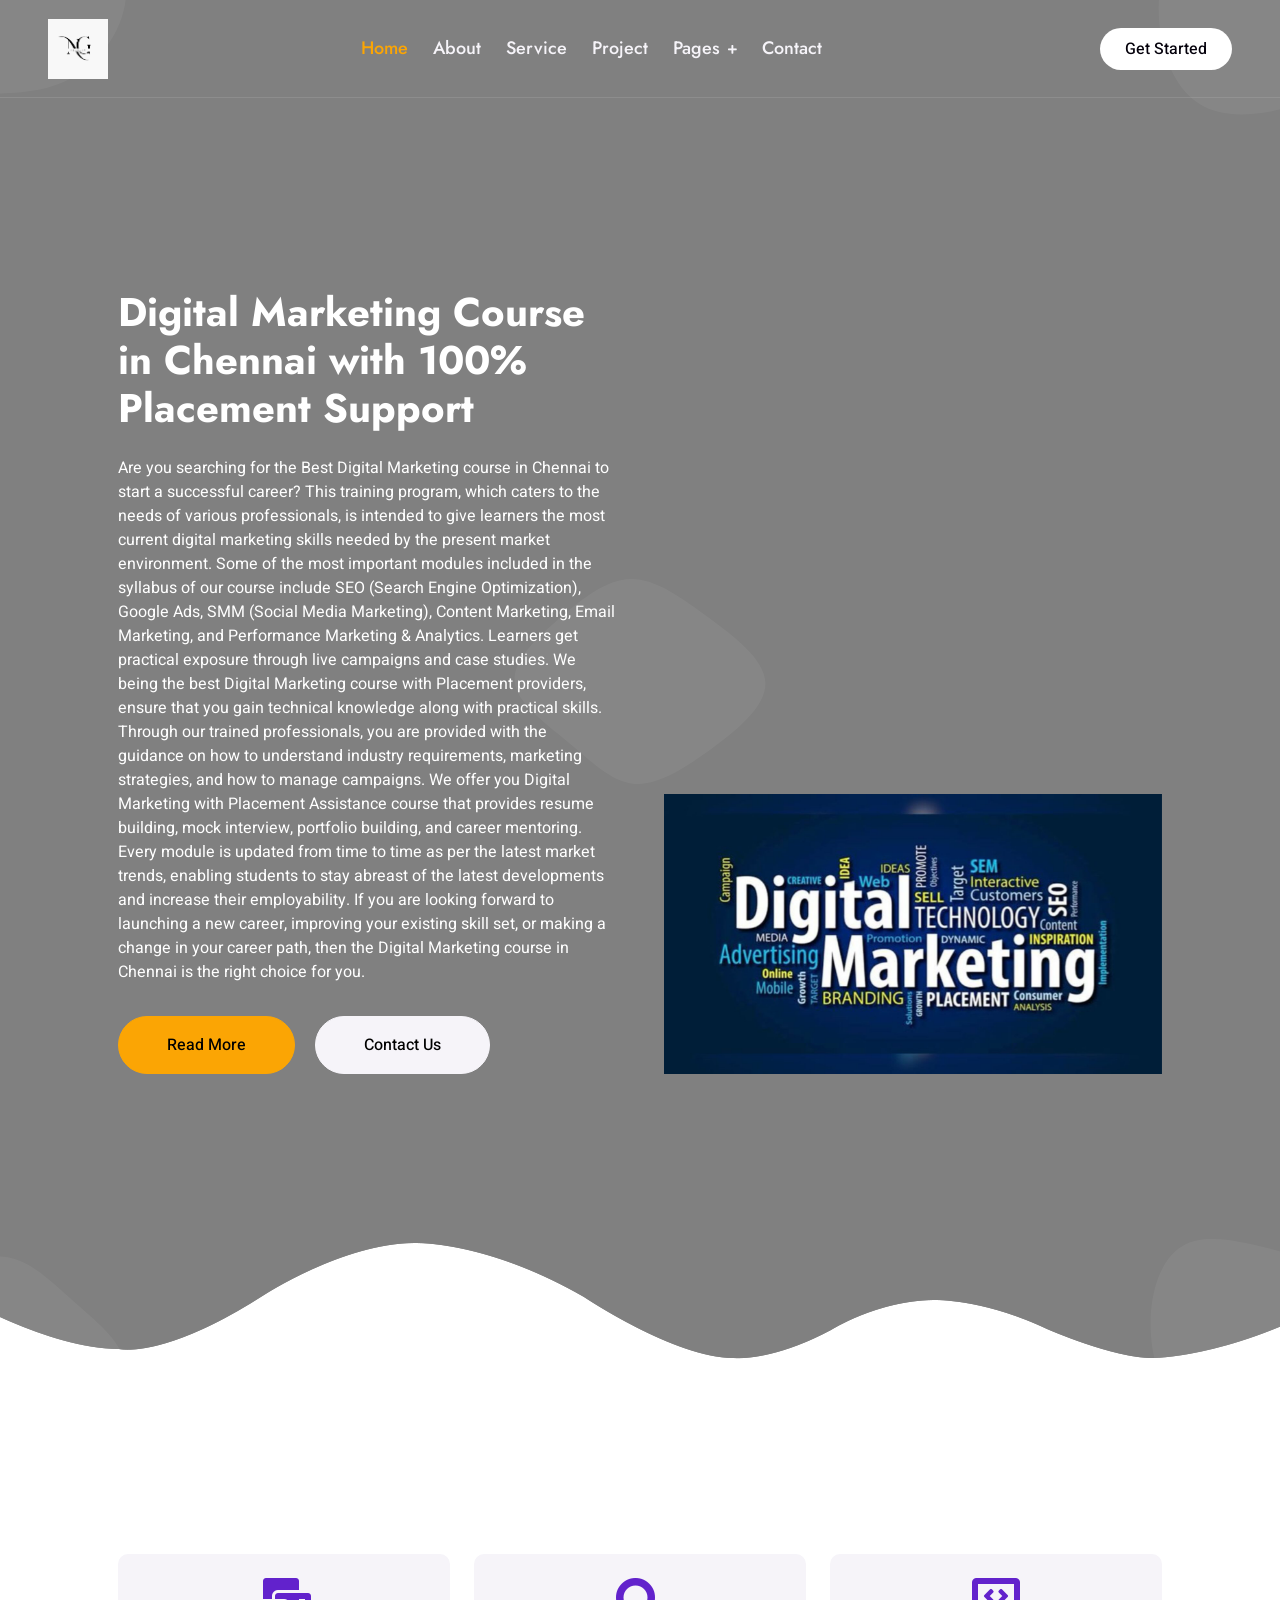
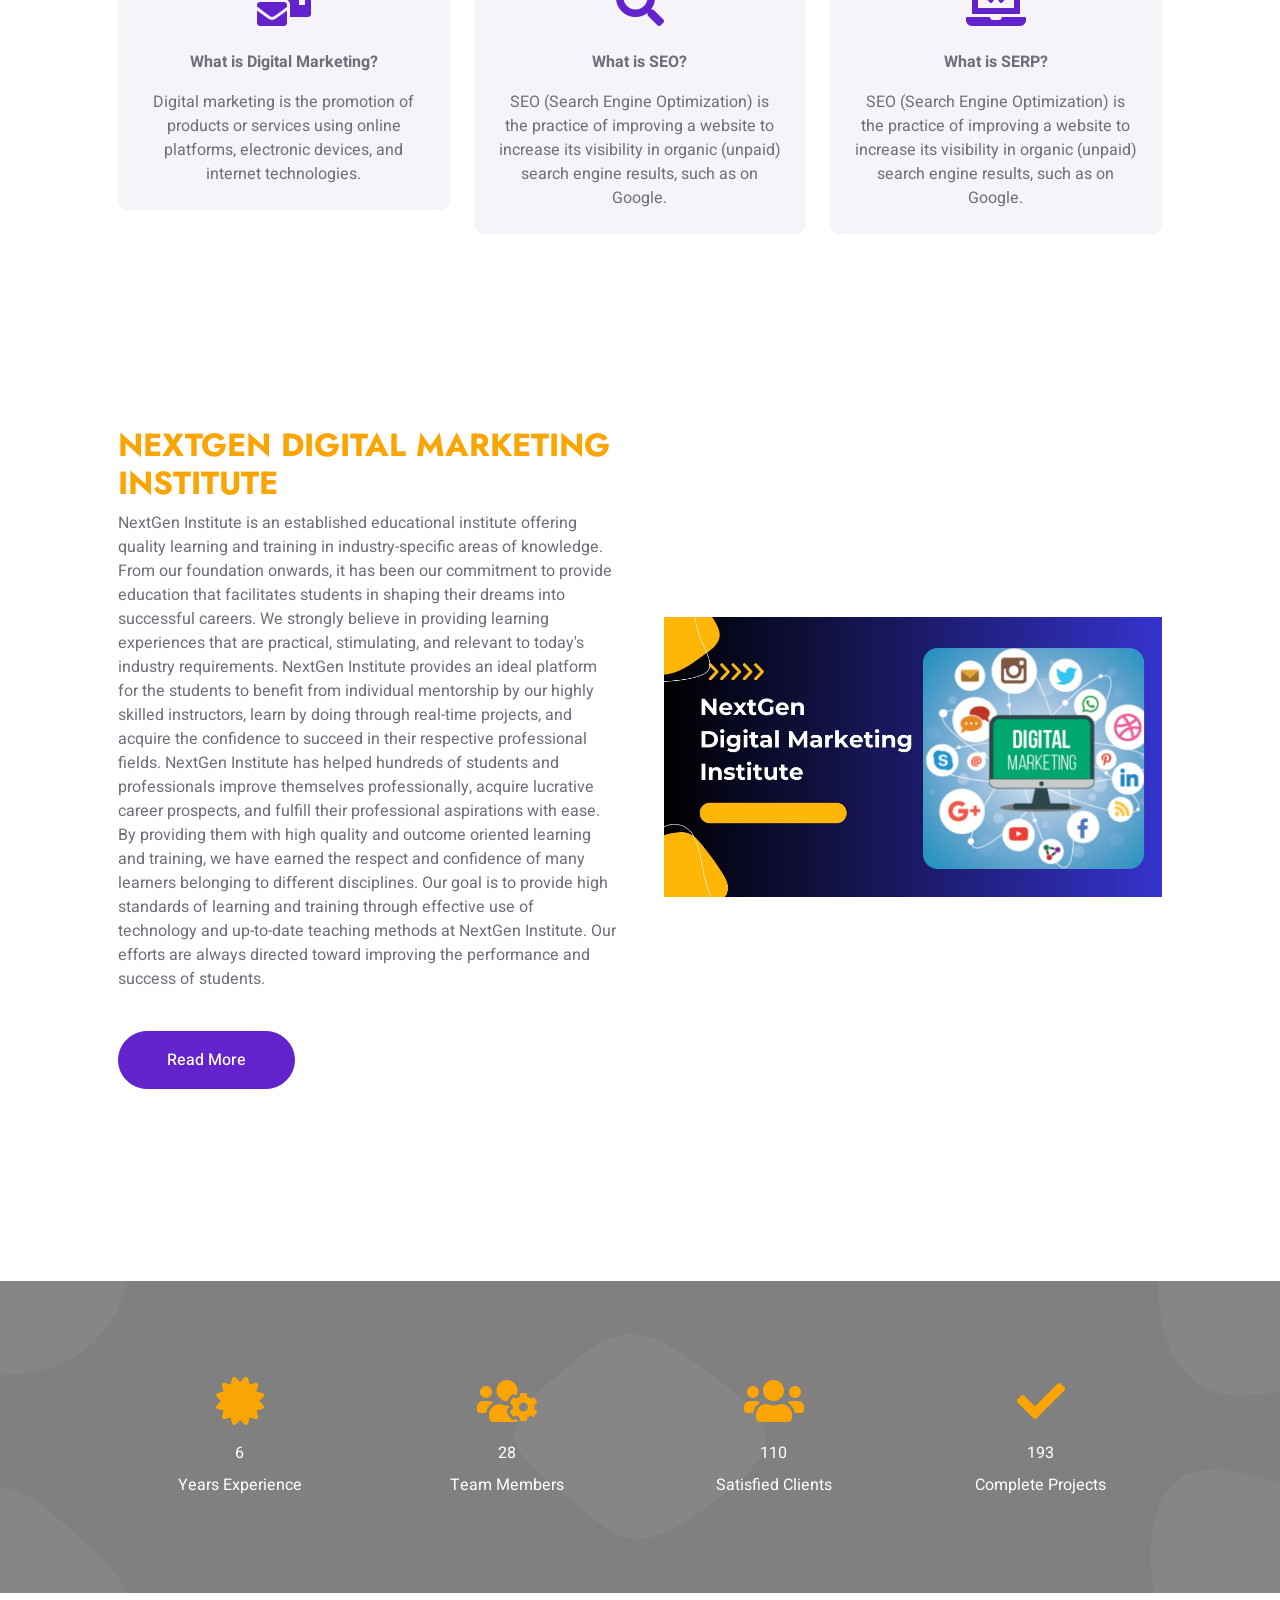
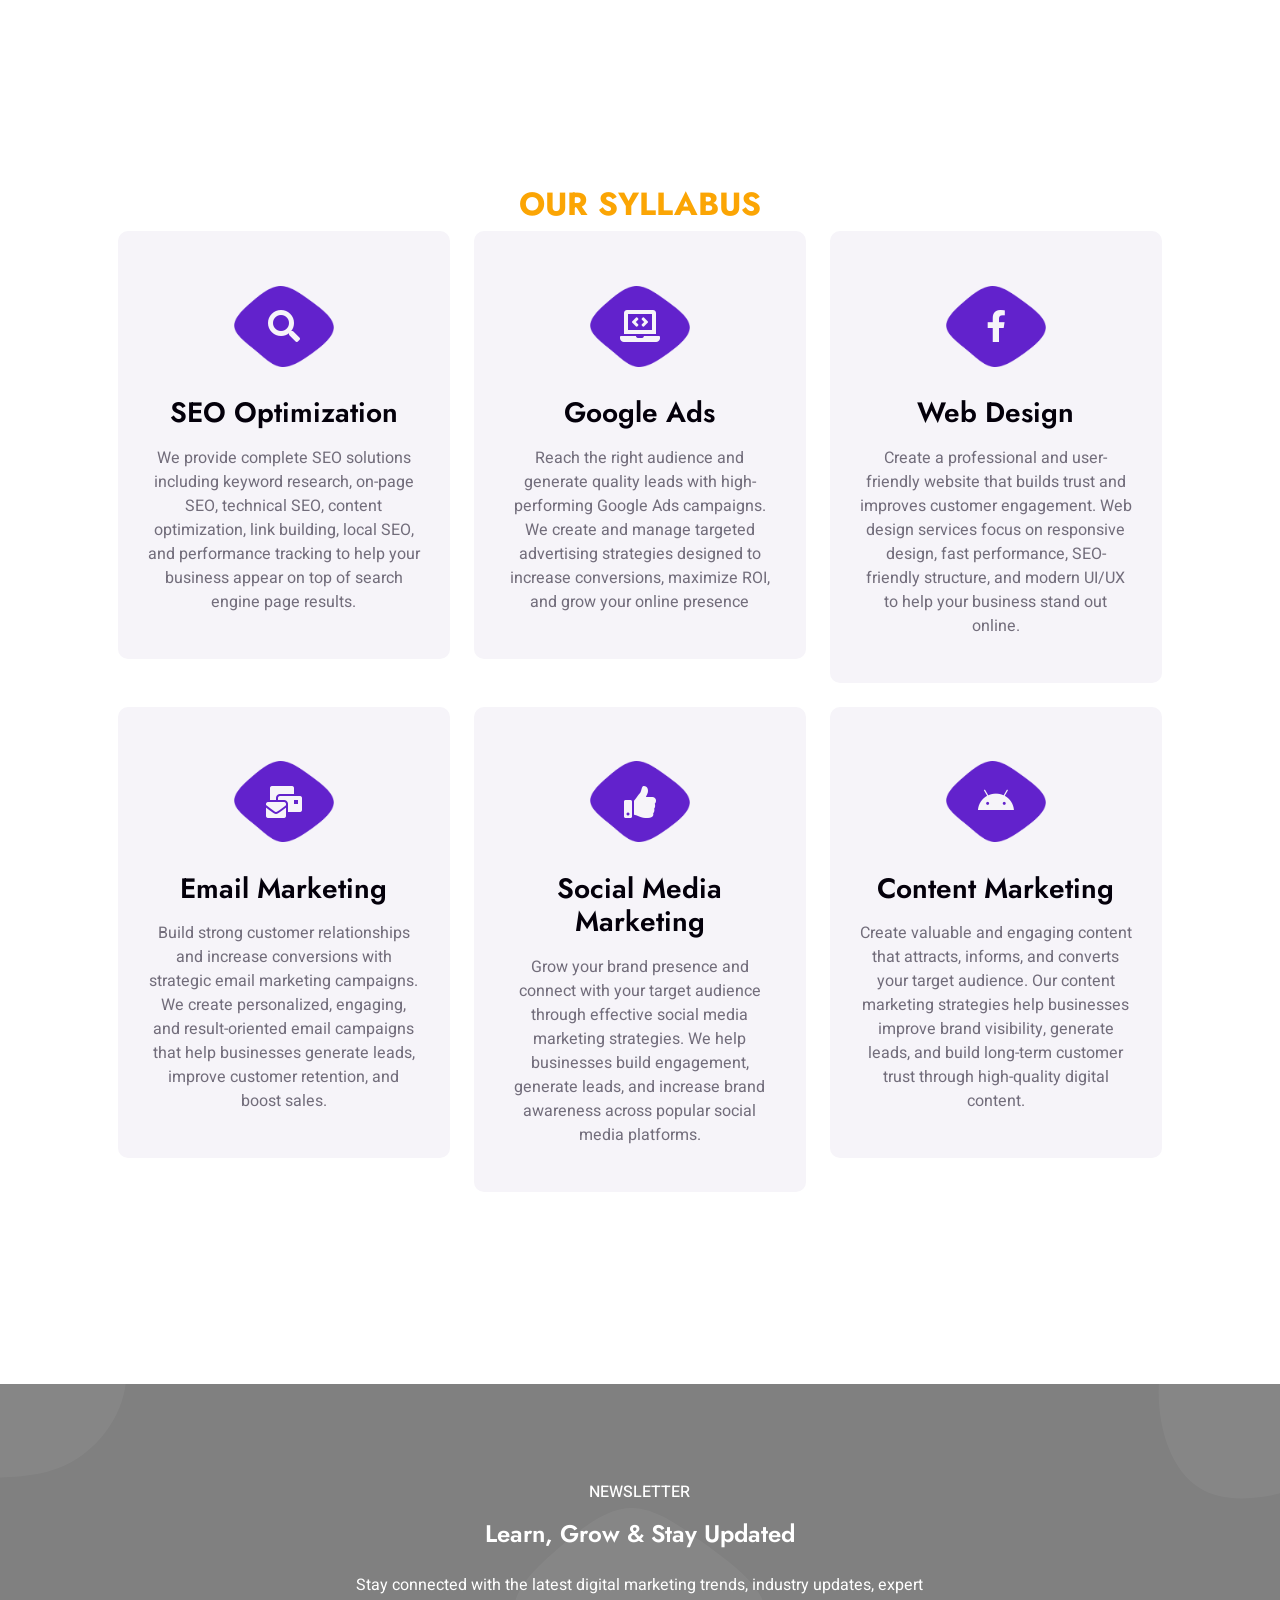
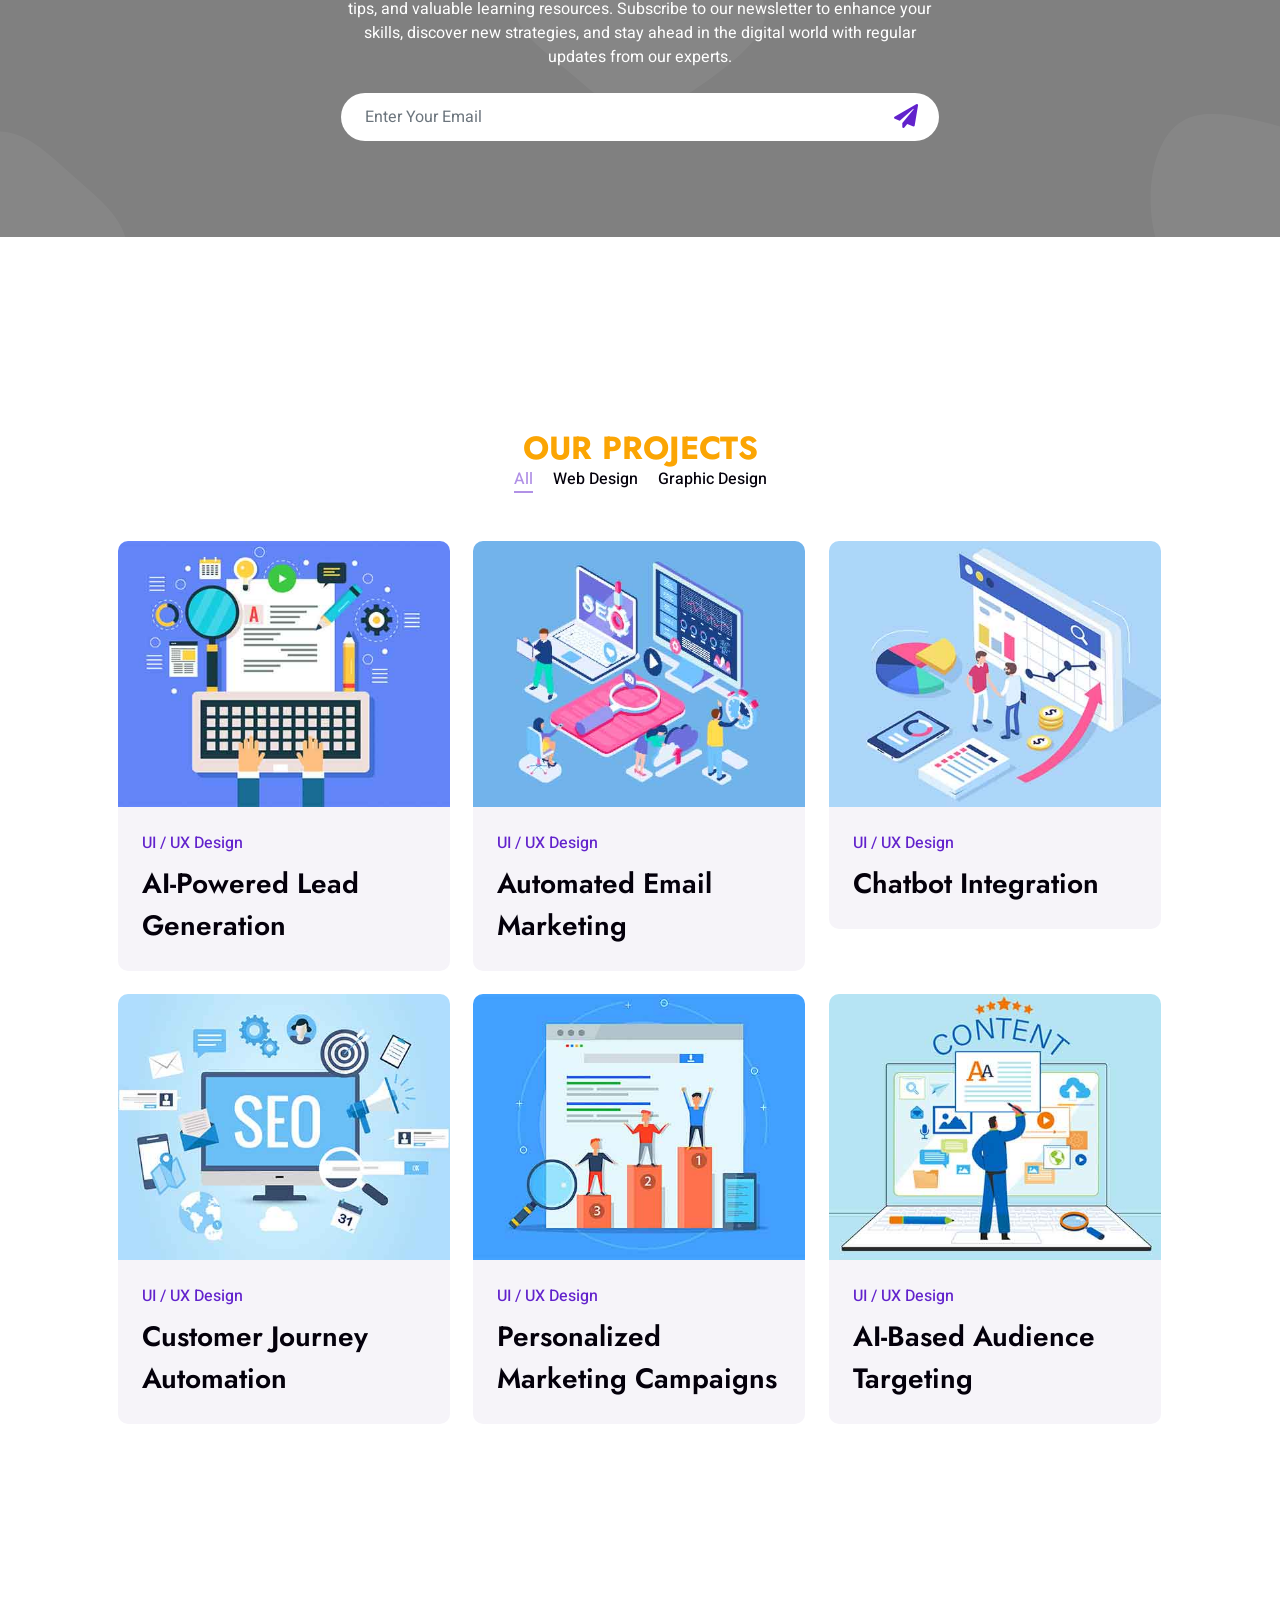
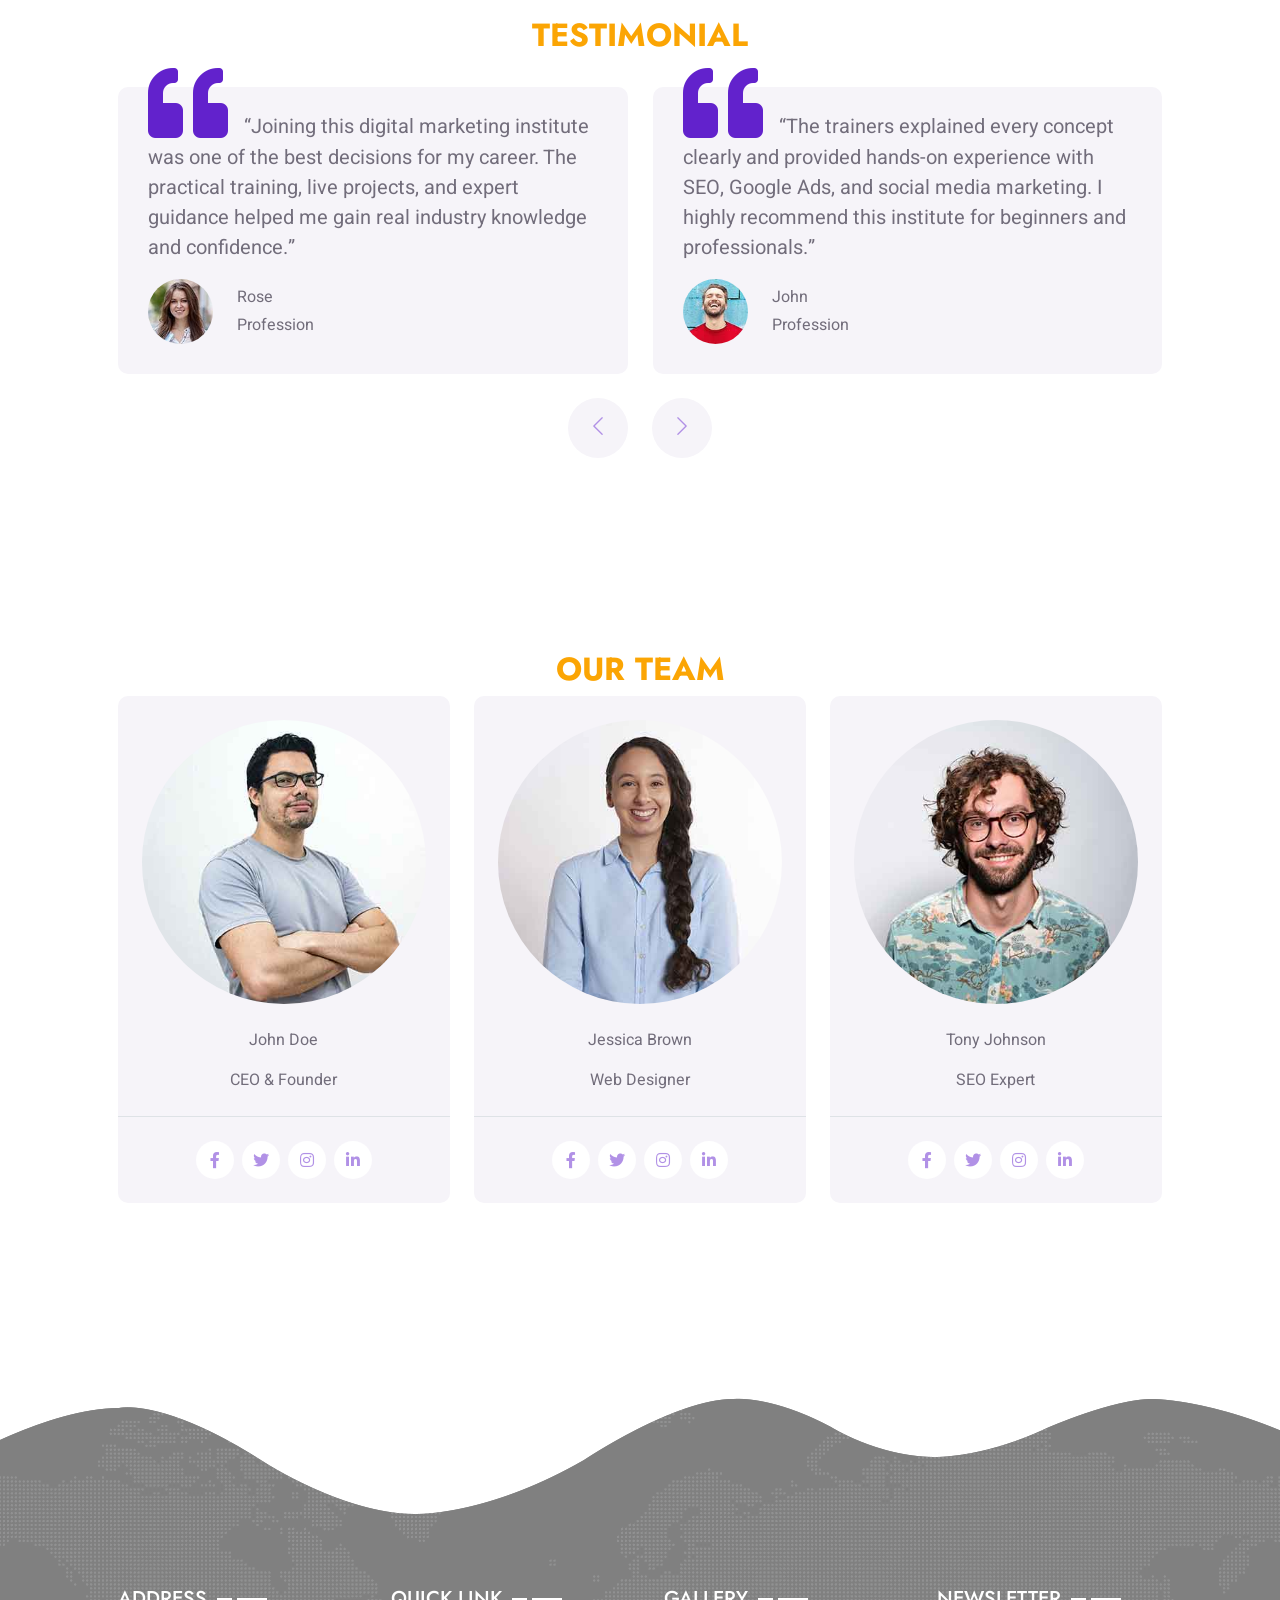
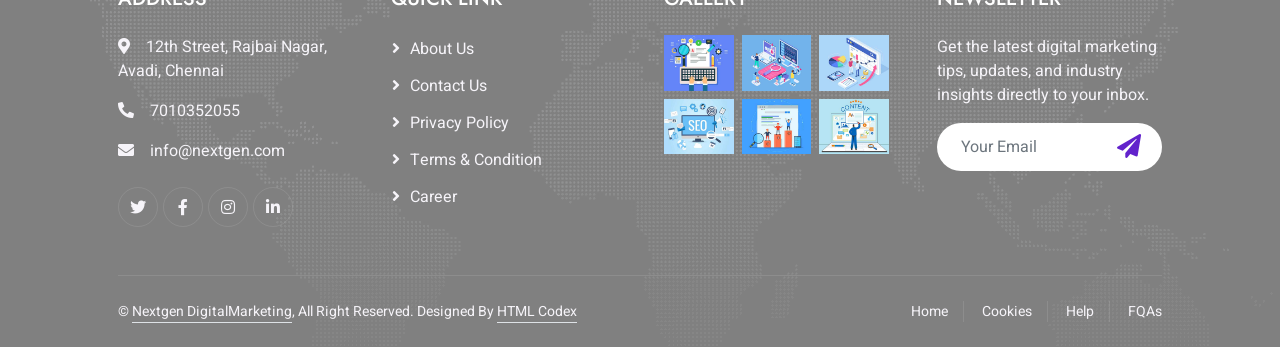
<file: index.html>
<!DOCTYPE html>
<html lang="en">

<head>
    <meta charset="utf-8">
    <title>NextGen Digital Marketing Training Institute</title>
    <meta content="width=device-width, initial-scale=1.0" name="viewport">
    <!--<meta content="" name="keywords">-->
    <meta name="description" content="Join NextGen Digital Marketing Institute in Chennai for practical training, live projects, certifications, and placement support to build your career.">

	<meta name="google-site-verification" content="Ji6YyS8NKmokCwnPYlePQfkBua9a3Df9ov8vOIVLrZ8" />
	<!-- Google tag (gtag.js) -->
	<script async src="https://www.googletagmanager.com/gtag/js?id=AW-18070896135"></script>
	<script>
	  window.dataLayer = window.dataLayer || [];
	  function gtag(){dataLayer.push(arguments);}
	  gtag('js', new Date());
	
	  gtag('config', 'AW-18070896135');
	</script>

	<script src="https://analytics.ahrefs.com/analytics.js" data-key="PahCH8TxSr4bHfswUqhPcg" async></script>
	<!-- Google Tag Manager -->
	<script>(function(w,d,s,l,i){w[l]=w[l]||[];w[l].push({'gtm.start':
	new Date().getTime(),event:'gtm.js'});var f=d.getElementsByTagName(s)[0],
	j=d.createElement(s),dl=l!='dataLayer'?'&l='+l:'';j.async=true;j.src=
	'https://www.googletagmanager.com/gtm.js?id='+i+dl;f.parentNode.insertBefore(j,f);
	})(window,document,'script','dataLayer','GTM-K4K75SH2');</script>
	<!-- End Google Tag Manager -->
	<!-- Google tag (gtag.js) -->
	<script async src="https://www.googletagmanager.com/gtag/js?id=G-TN6G8SBXCW"></script>
	<script>
	  window.dataLayer = window.dataLayer || [];
	  function gtag(){dataLayer.push(arguments);}
	  gtag('js', new Date());
	
	  gtag('config', 'G-TN6G8SBXCW');
	</script>
	<script type="application/ld+json">
	{
	  "@context": "https://schema.org",
	  "@type": "LocalBusiness",
	  "name": "Hurix System",
	  "image": "https://image3.mouthshut.com/images/imagesp/925854885s.png",
	  "@id": "",
	  "url": "https://solutions.hurixsystems.com/auth/signin?callbackUrl=%2F",
	  "telephone": "984266814",
	  "address": {
	    "@type": "PostalAddress",
	    "streetAddress": "Tylor Road",
	    "addressLocality": "Chennai",
	    "postalCode": "600054",
	    "addressCountry": "IN"
	  },
	  "geo": {
	    "@type": "GeoCoordinates",
	    "latitude": 13.1115202,
	    "longitude": 80.1112784
	  },
	  "openingHoursSpecification": {
	    "@type": "OpeningHoursSpecification",
	    "dayOfWeek": [
	      "Monday",
	      "Tuesday",
	      "Wednesday",
	      "Thursday",
	      "Friday",
	      "Saturday",
	      "Sunday"
	    ],
	    "opens": "00:00",
	    "closes": "23:59"
	  },
	  "sameAs": "https://www.instagram.com/hurixdigital_life/" 
	}
	</script>
	<script type="application/ld+json">
	{
	  "@context": "https://schema.org",
	  "@type": "VideoObject",
	  "name": "Vanaja",
	  "description": "Our institute offers professional digital marketing training in Chennai. We teach students, entrepreneurs, job seekers and working professionals how to do well in the industry.",
	  "thumbnailUrl": "https://newdigitalmarketing.vercel.app/img/heropagedigitmarketing.jpg",
	  "uploadDate": "2026-05-30",
	  "contentUrl": "https://newdigitalmarketing.vercel.app/img/heropagedigitmarketing.jpg",
	  "embedUrl": "https://newdigitalmarketing.vercel.app/img/heropagedigitmarketing.jpg"
	}
	</script>
	<script type="application/ld+json">
	{
	  "@context": "https://schema.org/",
	  "@type": "Person",
	  "name": "Vanaja",
	  "url": "https://www.hurix.ai/",
	  "image": "https://www.facebook.com/vanaja.viswanathan",
	  "sameAs": "https://www.facebook.com/vanaja.viswanathan",
	  "jobTitle": "Digital Markerter",
	  "worksFor": {
	    "@type": "Organization",
	    "name": "Hurix System pvt ltd"
	  }  
	}
	</script>
	<script type="application/ld+json">
	{
	  "@context": "https://schema.org",
	  "@type": "Organization",
	  "name": "Hurix System pvt ltd",
	  "alternateName": "HMH",
	  "url": "https://www.hurix.com/",
	  "logo": "https://elearningindustry.com/directory/elearning-companies/hurix-systems-pvt-ltd",
	  "contactPoint": {
	    "@type": "ContactPoint",
	    "telephone": "9840266814",
	    "contactType": "customer service",
	    "contactOption": "TollFree",
	    "areaServed": "IN",
	    "availableLanguage": "en"
	  },
	  "sameAs": "https://www.instagram.com/hurixdigital_life/"
	}
	</script>
	<script type="application/ld+json">
	{
	  "@context": "https://schema.org",
	  "@type": "FAQPage",
	  "mainEntity": [{
	    "@type": "Question",
	    "name": "What is Digital Marketing?",
	    "acceptedAnswer": {
	      "@type": "Answer",
	      "text": "Digital marketing is the promotion of products or services using online platforms, electronic devices, and internet technologies."
	    }
	  },{
	    "@type": "Question",
	    "name": "What is SEO?",
	    "acceptedAnswer": {
	      "@type": "Answer",
	      "text": "SEO (Search Engine Optimization) is the practice of improving a website to increase its visibility in organic (unpaid) search engine results, such as on Google."
	    }
	  },{
	    "@type": "Question",
	    "name": "What is SERP?",
	    "acceptedAnswer": {
	      "@type": "Answer",
	      "text": "SEO (Search Engine Optimization) is the practice of improving a website to increase its visibility in organic (unpaid) search engine results, such as on Google."
	    }
	  }]
	}
	</script>
	<script type="application/ld+json">
	{
	  "@context": "https://schema.org/",
	  "@type": "JobPosting",
	  "title": "Digital Marketer",
	  "description": "We are looking for a Digital Marketing Executive with knowledge of Schema Markup and Technical SEO. The candidate will be responsible for implementing structured data to improve website visibility, search engine understanding, and rich search results.",
	  "identifier": {
	    "@type": "PropertyValue",
	    "name": "Hurix System",
	    "value": "CB1234"
	  },
	  "hiringOrganization" : {
	    "@type": "Organization",
	    "name": "Hurix System",
	    "sameAs": "https://www.hurix.com/",
	    "logo": "https://elearningindustry.com/directory/elearning-companies/hurix-systems-pvt-ltd"
	  },
	  "industry": "Epublishing",
	  "employmentType": "FULL_TIME",
	  "workHours": "9pm-6pm",
	  "datePosted": "2026-05-30",
	  "validThrough": "2026-06-30",
	  "jobLocation": {
	    "@type": "Place",
	    "address": {
	      "@type": "PostalAddress",
	      "streetAddress": "Kamaraj Street",
	      "addressLocality": "Chennai",
	      "postalCode": "600071",
	      "addressCountry": "IN"
	    }
	  },
	  "baseSalary": {
	    "@type": "MonetaryAmount",
	    "currency": "INR",
	    "value": {
	      "@type": "QuantitativeValue",
	      "minValue": 18000,
	      "maxValue": 25000,
	      "unitText": "MONTH"
	    }
	  },
	  "responsibilities": "Implement and manage Schema Markup on websites.",
	  "skills": "Knowledge of Schema Markup and Structured Data.",
	  "qualifications": "Bachelor's degree in Marketing, IT, or related field.",
	  "educationRequirements": "Bachelor's Degree in Marketing, Business Administration, Computer Science, Information Technology, or a related field."
	}
	</script>
	<script type="application/ld+json">
	{
	  "@context": "https://schema.org",
	  "@type": "NewsArticle",
	  "mainEntityOfPage": {
	    "@type": "WebPage",
	    "@id": "https://newdigitalmarketing.vercel.app/"
	  },
	  "headline": "",
	  "description": "Digital Marketing",
	  "image": "https://newdigitalmarketing.vercel.app/img/heropagedigitmarketing.jpg",  
	  "author": {
	    "@type": "Person",
	    "name": "Vanaja"
	  },  
	  "publisher": {
	    "@type": "Organization",
	    "name": "Vanaja",
	    "logo": {
	      "@type": "ImageObject",
	      "url": ""
	    }
	  },
	  "datePublished": "2026-05-25",
	  "dateModified": "2026-05-25"
	}
	</script>
	<script type="application/ld+json">
	{
	  "@context": "https://schema.org/", 
	  "@type": "BreadcrumbList", 
	  "itemListElement": [{
	    "@type": "ListItem", 
	    "position": 1, 
	    "name": "Home",
	    "item": "https://newdigitalmarketing.vercel.app/index.html"  
	  },{
	    "@type": "ListItem", 
	    "position": 2, 
	    "name": "Nextgen Digital Marketing",
	    "item": "https://newdigitalmarketing.vercel.app/about.html"  
	  }]
	}
	</script>
	<script type="application/ld+json">
	{
	  "@context": "https://schema.org",
	  "@type": "Event",
	  "name": "Free SEO workshop",
	  "description": "Workshop to learn  keyword research, on-page SEO, off-page SEO, and ranking strategies",
	  "image": "https://newdigitalmarketing.vercel.app/img/heropagedigitmarketing.jpg/img/heropagedigitmarketing.jpg",
	  "startDate": "2026-05-25",
	  "endDate": "2026-05-25",
	  "eventStatus": "https://schema.org/EventScheduled",
	  "eventAttendanceMode": "https://schema.org/OfflineEventAttendanceMode",
	  "location": {		
	    "@type": "Place",
	    "name": "NextGen Institute",
	    "address": {
	      "@type": "PostalAddress",
	      "streetAddress": "Rajbai",
	      "addressLocality": "Chennai",
	      "postalCode": "",
	      "addressCountry": ""
	    }
	  }
	}
	</script>
	    <!-- Favicon -->
    <link href="img/favicon.ico" rel="icon">

    <!-- Google Web Fonts -->
    <link rel="preconnect" href="https://fonts.googleapis.com">
    <link rel="preconnect" href="https://fonts.gstatic.com" crossorigin>
    <link href="https://fonts.googleapis.com/css2?family=Heebo:wght@400;500&family=Jost:wght@500;600;700&display=swap" rel="stylesheet"> 

    <!-- Icon Font Stylesheet -->
    <link href="https://cdnjs.cloudflare.com/ajax/libs/font-awesome/5.10.0/css/all.min.css" rel="stylesheet">
    <link href="https://cdn.jsdelivr.net/npm/bootstrap-icons@1.4.1/font/bootstrap-icons.css" rel="stylesheet">

    <!-- Libraries Stylesheet -->
    <link href="lib/animate/animate.min.css" rel="stylesheet">
    <link href="lib/owlcarousel/assets/owl.carousel.min.css" rel="stylesheet">
    <link href="lib/lightbox/css/lightbox.min.css" rel="stylesheet">

    <!-- Customized Bootstrap Stylesheet -->
    <link href="css/bootstrap.min.css" rel="stylesheet">

    <!-- Template Stylesheet -->
    <link href="css/style.css" rel="stylesheet">
</head>

<body>
	<!-- Google Tag Manager (noscript) -->
	<noscript><iframe src="https://www.googletagmanager.com/ns.html?id=GTM-K4K75SH2"
	height="0" width="0" style="display:none;visibility:hidden"></iframe></noscript>
	<!-- End Google Tag Manager (noscript) -->
    <div class="container-xxl bg-white p-0">
        <!-- Spinner Start -->
        <div id="spinner" class="show bg-white position-fixed translate-middle w-100 vh-100 top-50 start-50 d-flex align-items-center justify-content-center">
            <div class="spinner-grow text-primary" style="width: 3rem; height: 3rem;" role="status">
                <span class="sr-only">Loading...</span>
            </div>
        </div>
        <!-- Spinner End -->


        <!-- Navbar & Hero Start -->
        <div class="container-xxl position-relative p-0">
            <nav class="navbar navbar-expand-lg navbar-light px-4 px-lg-5 py-3 py-lg-0">
                <a href="" class="navbar-brand p-0">
                   <!-- <h1 class="m-0">NextGen</h1>-->
                    <img src="img/logo.png" alt="Logo">
                </a>
                <button class="navbar-toggler" type="button" data-bs-toggle="collapse" data-bs-target="#navbarCollapse">
                    <span class="fa fa-bars"></span>
                </button>
                <div class="collapse navbar-collapse" id="navbarCollapse">
                    <div class="navbar-nav mx-auto py-0">
                        <a href="index.html" class="nav-item nav-link active">Home</a>
                        <a href="about.html" class="nav-item nav-link">About</a>
                        <a href="service.html" class="nav-item nav-link">Service</a>
                        <a href="project.html" class="nav-item nav-link">Project</a>
                        <div class="nav-item dropdown">
                            <a href="#" class="nav-link dropdown-toggle" data-bs-toggle="dropdown">Pages</a>
                            <div class="dropdown-menu m-0">
                                <a href="team.html" class="dropdown-item">Our Team</a>
                                <a href="testimonial.html" class="dropdown-item">Testimonial</a>
                                <a href="404.html" class="dropdown-item">404 Page</a>
                            </div>
                        </div>
                        <a href="contact.html" class="nav-item nav-link">Contact</a>
                    </div>
                    <a href="" class="btn rounded-pill py-2 px-4 ms-3 d-none d-lg-block">Get Started</a>
                </div>
            </nav>

            <div class="container-xxl bg-primary hero-header">
                <div class="container px-lg-5">
                    <div class="row g-5 align-items-end">
                        <div class="col-lg-6 text-center text-lg-start">
                            <h1 class="text-white mb-4 animated slideInDown">Digital Marketing Course in Chennai with 100% Placement Support</h1>
                            <p class="text-white pb-3 animated slideInDown">Are you searching for the Best Digital Marketing course in Chennai to start a successful career? This training program, which caters to the needs of various professionals, is intended to give learners the most current digital marketing skills needed by the present market environment.
Some of the most important modules included in the syllabus of our course include SEO (Search Engine Optimization), Google Ads, SMM (Social Media Marketing), Content Marketing, Email Marketing, and Performance Marketing & Analytics. Learners get practical exposure through live campaigns and case studies.
We being the best Digital Marketing course with Placement providers, ensure that you gain technical knowledge along with practical skills. Through our trained professionals, you are provided with the guidance on how to understand industry requirements, marketing strategies, and how to manage campaigns. We offer you Digital Marketing  with Placement Assistance course  that provides resume building, mock interview, portfolio building, and career mentoring.
Every module is updated from time to time as per the latest market trends, enabling students to stay abreast of the latest developments and increase their employability. If you are looking forward to launching a new career, improving your existing skill set, or making a change in your career path, then the Digital Marketing course in Chennai is the right choice for you.</p>
                            <a href="" class="btn btn-secondary py-sm-3 px-sm-5 rounded-pill me-3 animated slideInLeft">Read More</a>
                            <a href="contact.html" class="btn btn-light py-sm-3 px-sm-5 rounded-pill animated slideInRight">Contact Us</a>
                        </div>
                        <div class="col-lg-6 text-center text-lg-start">
                            <img class="img-fluid animated zoomIn" src="img/heropagedigitmarketing.jpg" alt="digital marketing strategies">
                        </div>
                    </div>
                </div>
            </div>
        </div>
        <!-- Navbar & Hero End -->


        <!-- Feature Start -->
        <div class="container-xxl py-5">
            <div class="container py-5 px-lg-5">
                <div class="row g-4">
                    <div class="col-lg-4 wow fadeInUp" data-wow-delay="0.1s">
                        <div class="feature-item bg-light rounded text-center p-4">
                            <i class="fa fa-3x fa-mail-bulk text-primary mb-4"></i>
                            <p class="mb-3"><b>What is Digital Marketing?</b></p>
                            <p class="m-0">Digital marketing is the promotion of products or services using online platforms, electronic devices, and internet technologies.</p>
                        </div>
                    </div>
                    <div class="col-lg-4 wow fadeInUp" data-wow-delay="0.3s">
                        <div class="feature-item bg-light rounded text-center p-4">
                            <i class="fa fa-3x fa-search text-primary mb-4"></i>
                            <p class="mb-3"><b>What is SEO?</b></p>
                            <p class="m-0">SEO (Search Engine Optimization) is the practice of improving a website to increase its visibility in organic (unpaid) search engine results, such as on Google.</p>
                        </div>
                    </div>
                    <div class="col-lg-4 wow fadeInUp" data-wow-delay="0.5s">
                        <div class="feature-item bg-light rounded text-center p-4">
                            <i class="fa fa-3x fa-laptop-code text-primary mb-4"></i>
                            <p class="mb-3"><b>What is SERP?</b></p>
                            <p class="m-0">SEO (Search Engine Optimization) is the practice of improving a website to increase its visibility in organic (unpaid) search engine results, such as on Google.</p>
                        </div>
                    </div>
                </div>
            </div>
        </div>
        <!-- Feature End -->


        <!-- About Start -->
        <div class="container-xxl py-5">
            <div class="container py-5 px-lg-5">
                <div class="row g-5 align-items-center">
                    <div class="col-lg-6 wow fadeInUp" data-wow-delay="0.1s">
                        <h2 class="section-title text-secondary">NextGen Digital Marketing Institute</h2>
                      	<!-- <h3 class="mb-5">Digital Marketing Course with Placement Assistance</h3>-->
                        <p class="mb-4">

NextGen Institute is an established educational institute offering quality learning and training in industry-specific areas of knowledge. From our foundation onwards, it has been our commitment to provide education that facilitates students in shaping their dreams into successful careers.

We strongly believe in providing learning experiences that are practical, stimulating, and relevant to today's industry requirements. NextGen Institute provides an ideal platform for the students to benefit from individual mentorship by our highly skilled instructors, learn by doing through real-time projects, and acquire the confidence to succeed in their respective professional fields.
NextGen Institute has helped hundreds of students and professionals improve themselves professionally, acquire lucrative career prospects, and fulfill their professional aspirations with ease. By providing them with high quality and outcome oriented learning and training, we have earned the respect and confidence of many learners belonging to different disciplines.

Our goal is to provide high standards of learning and training through effective use of technology and up-to-date teaching methods at NextGen Institute. Our efforts are always directed toward improving the performance and success of students.</p>
                        <!--<div class="skill mb-4">
                            <div class="d-flex justify-content-between">
                                <p class="mb-2">Digital Marketing</p>
                                <p class="mb-2">100%</p>
                            </div>
                            <div class="progress">
                                <div class="progress-bar bg-primary" role="progressbar" aria-valuenow="85" aria-valuemin="0" aria-valuemax="100"></div>
                            </div>
                        </div>
                        <div class="skill mb-4">
                            <div class="d-flex justify-content-between">
                                <p class="mb-2">SEO & Backlinks</p>
                                <p class="mb-2">95%</p>
                            </div>
                            <div class="progress">
                                <div class="progress-bar bg-secondary" role="progressbar" aria-valuenow="90" aria-valuemin="0" aria-valuemax="100"></div>
                            </div>
                        </div>
                        <div class="skill mb-4">
                            <div class="d-flex justify-content-between">
                                <p class="mb-2">Design & Development</p>
                                <p class="mb-2">90%</p>
                            </div>
                            <div class="progress">
                                <div class="progress-bar bg-dark" role="progressbar" aria-valuenow="95" aria-valuemin="0" aria-valuemax="100"></div>
                            </div>
                        </div>-->
                        <a href="" class="btn btn-primary py-sm-3 px-sm-5 rounded-pill mt-3">Read More</a>
                    </div>
                    <div class="col-lg-6">
                        <img class="img-fluid wow zoomIn" data-wow-delay="0.5s" src="img/nextgenaboutus.jpg">
                    </div>
                </div>
            </div>
        </div>
        <!-- About End -->


        <!-- Facts Start -->
        <div class="container-xxl bg-primary fact py-5 wow fadeInUp" data-wow-delay="0.1s">
            <div class="container py-5 px-lg-5">
                <div class="row g-4">
                    <div class="col-md-6 col-lg-3 text-center wow fadeIn" data-wow-delay="0.1s">
                        <i class="fa fa-certificate fa-3x text-secondary mb-3"></i>
                        <p class="text-white mb-2" data-toggle="counter-up">10</p>
                        <p class="text-white mb-0">Years Experience</p>
                    </div>
                    <div class="col-md-6 col-lg-3 text-center wow fadeIn" data-wow-delay="0.3s">
                        <i class="fa fa-users-cog fa-3x text-secondary mb-3"></i>
                        <p class="text-white mb-2" data-toggle="counter-up">50</p>
                        <p class="text-white mb-0">Team Members</p>
                    </div>
                    <div class="col-md-6 col-lg-3 text-center wow fadeIn" data-wow-delay="0.5s">
                        <i class="fa fa-users fa-3x text-secondary mb-3"></i>
                        <p class="text-white mb-2" data-toggle="counter-up">200</p>
                        <p class="text-white mb-0">Satisfied Clients</p>
                    </div>
                    <div class="col-md-6 col-lg-3 text-center wow fadeIn" data-wow-delay="0.7s">
                        <i class="fa fa-check fa-3x text-secondary mb-3"></i>
                        <p class="text-white mb-2" data-toggle="counter-up">350</p>
                        <p class="text-white mb-0">Complete Projects</p>
                    </div>
                </div>
            </div>
        </div>
        <!-- Facts End -->


        <!-- Service Start -->
        <div class="container-xxl py-5">
            <div class="container py-5 px-lg-5">
                <div class="wow fadeInUp" data-wow-delay="0.1s">
                    <h2 class="section-title text-secondary justify-content-center">Our Syllabus</h2>
                
                </div>
                <div class="row g-4">
                    <div class="col-lg-4 col-md-6 wow fadeInUp" data-wow-delay="0.1s">
                        <div class="service-item d-flex flex-column text-center rounded">
                            <div class="service-icon flex-shrink-0">
                                <i class="fa fa-search fa-2x"></i>
                            </div>
                            <h3 class="mb-3">SEO Optimization</h3>
                            <p class="m-0">We provide complete SEO solutions including keyword research, on-page SEO, technical SEO, content optimization, link building, local SEO, and performance tracking to help your business appear on top of search engine page results.</p>
                            <a class="btn btn-square" href=""><i class="fa fa-arrow-right"></i></a>
                        </div>
                    </div>
                    <div class="col-lg-4 col-md-6 wow fadeInUp" data-wow-delay="0.3s">
                        <div class="service-item d-flex flex-column text-center rounded">
                            <div class="service-icon flex-shrink-0">
                                <i class="fa fa-laptop-code fa-2x"></i>
                            </div>
                            <h3 class="mb-3">Google Ads</h3>
                            <p class="m-0">Reach the right audience and generate quality leads with high-performing Google Ads campaigns. We create and manage targeted advertising strategies designed to increase conversions, maximize ROI, and grow your online presence</p>
                            <a class="btn btn-square" href=""><i class="fa fa-arrow-right"></i></a>
                        </div>
                    </div>
                    <div class="col-lg-4 col-md-6 wow fadeInUp" data-wow-delay="0.5s">
                        <div class="service-item d-flex flex-column text-center rounded">
                            <div class="service-icon flex-shrink-0">
                                <i class="fab fa-facebook-f fa-2x"></i>
                            </div>
                            <h3 class="mb-3">Web Design</h3>
                            <p class="m-0">Create a professional and user-friendly website that builds trust and improves customer engagement. Web design services focus on responsive design, fast performance, SEO-friendly structure, and modern UI/UX to help your business stand out online.</p>
                            <a class="btn btn-square" href=""><i class="fa fa-arrow-right"></i></a>
                        </div>
                    </div>
                    <div class="col-lg-4 col-md-6 wow fadeInUp" data-wow-delay="0.1s">
                        <div class="service-item d-flex flex-column text-center rounded">
                            <div class="service-icon flex-shrink-0">
                                <i class="fa fa-mail-bulk fa-2x"></i>
                            </div>
                            <h3 class="mb-3">Email Marketing</h3>
                            <p class="m-0">Build strong customer relationships and increase conversions with strategic email marketing campaigns. We create personalized, engaging, and result-oriented email campaigns that help businesses generate leads, improve customer retention, and boost sales.</p>
                            <a class="btn btn-square" href=""><i class="fa fa-arrow-right"></i></a>
                        </div>
                    </div>
                    <div class="col-lg-4 col-md-6 wow fadeInUp" data-wow-delay="0.3s">
                        <div class="service-item d-flex flex-column text-center rounded">
                            <div class="service-icon flex-shrink-0">
                                <i class="fa fa-thumbs-up fa-2x"></i>
                            </div>
                            <h3 class="mb-3">Social Media Marketing</h3>
                            <p class="m-0">Grow your brand presence and connect with your target audience through effective social media marketing strategies. We help businesses build engagement, generate leads, and increase brand awareness across popular social media platforms.</p>
                            <a class="btn btn-square" href=""><i class="fa fa-arrow-right"></i></a>
                        </div>
                    </div>
                    <div class="col-lg-4 col-md-6 wow fadeInUp" data-wow-delay="0.5s">
                        <div class="service-item d-flex flex-column text-center rounded">
                            <div class="service-icon flex-shrink-0">
                                <i class="fab fa-android fa-2x"></i>
                            </div>
                            <h3 class="mb-3">Content Marketing</h3>
                            <p class="m-0">Create valuable and engaging content that attracts, informs, and converts your target audience. Our content marketing strategies help businesses improve brand visibility, generate leads, and build long-term customer trust through high-quality digital content.</p>
                            <a class="btn btn-square" href=""><i class="fa fa-arrow-right"></i></a>
                        </div>
                    </div>
                </div>
            </div>
        </div>
        <!-- Service End -->


        <!-- Newsletter Start -->
        <div class="container-xxl bg-primary newsletter py-5 wow fadeInUp" data-wow-delay="0.1s">
            <div class="container py-5 px-lg-5">
                <div class="row justify-content-center">
                    <div class="col-lg-7 text-center">
                        <p class="section-title text-white justify-content-center">Newsletter</p>
                        <h4 class="text-center text-white mb-4">Learn, Grow & Stay Updated</h4>
                        <p class="text-white mb-4">Stay connected with the latest digital marketing trends, industry updates, expert tips, and valuable learning resources. Subscribe to our newsletter to enhance your skills, discover new strategies, and stay ahead in the digital world with regular updates from our experts.</p>
                        <div class="position-relative w-100 mt-3">
                            <input class="form-control border-0 rounded-pill w-100 ps-4 pe-5" type="text" placeholder="Enter Your Email" style="height: 48px;">
                            <button type="button" class="btn shadow-none position-absolute top-0 end-0 mt-1 me-2"><i class="fa fa-paper-plane text-primary fs-4"></i></button>
                        </div>
                    </div>
                </div>
            </div>
        </div>
        <!-- Newsletter End -->


        <!-- Projects Start -->
        <div class="container-xxl py-5">
            <div class="container py-5 px-lg-5">
                <div class="wow fadeInUp" data-wow-delay="0.1s">
                    <h2 class="section-title text-secondary justify-content-center">Our Projects</h2>
                
                </div>
                <div class="row mt-n2 wow fadeInUp" data-wow-delay="0.3s">
                    <div class="col-12 text-center">
                        <ul class="list-inline mb-5" id="portfolio-flters">
                            <li class="mx-2 active" data-filter="*">All</li>
                            <li class="mx-2" data-filter=".first">Web Design</li>
                            <li class="mx-2" data-filter=".second">Graphic Design</li>
                        </ul>
                    </div>
                </div>
                <div class="row g-4 portfolio-container">
                    <div class="col-lg-4 col-md-6 portfolio-item first wow fadeInUp" data-wow-delay="0.1s">
                        <div class="rounded overflow-hidden">
                            <div class="position-relative overflow-hidden">
                                <img class="img-fluid w-100" src="img/portfolio-1.jpg" alt="">
                                <div class="portfolio-overlay">
                                    <a class="btn btn-square btn-outline-light mx-1" href="img/portfolio-1.jpg" data-lightbox="portfolio"><i class="fa fa-eye"></i></a>
                                    <a class="btn btn-square btn-outline-light mx-1" href=""><i class="fa fa-link"></i></a>
                                </div>
                            </div>
                            <div class="bg-light p-4">
                                <p class="text-primary fw-medium mb-2">UI / UX Design</p>
                                <h3 class="lh-base mb-0">AI-Powered Lead Generation</h3>
                            </div>
                        </div>
                    </div>
                    <div class="col-lg-4 col-md-6 portfolio-item second wow fadeInUp" data-wow-delay="0.3s">
                        <div class="rounded overflow-hidden">
                            <div class="position-relative overflow-hidden">
                                <img class="img-fluid w-100" src="img/portfolio-2.jpg" alt="">
                                <div class="portfolio-overlay">
                                    <a class="btn btn-square btn-outline-light mx-1" href="img/portfolio-2.jpg" data-lightbox="portfolio"><i class="fa fa-eye"></i></a>
                                    <a class="btn btn-square btn-outline-light mx-1" href=""><i class="fa fa-link"></i></a>
                                </div>
                            </div>
                            <div class="bg-light p-4">
                                <p class="text-primary fw-medium mb-2">UI / UX Design</p>
                                <h3 class="lh-base mb-0">Automated Email Marketing</h3>
                            </div>
                        </div>
                    </div>
                    <div class="col-lg-4 col-md-6 portfolio-item first wow fadeInUp" data-wow-delay="0.5s">
                        <div class="rounded overflow-hidden">
                            <div class="position-relative overflow-hidden">
                                <img class="img-fluid w-100" src="img/portfolio-3.jpg" alt="">
                                <div class="portfolio-overlay">
                                    <a class="btn btn-square btn-outline-light mx-1" href="img/portfolio-3.jpg" data-lightbox="portfolio"><i class="fa fa-eye"></i></a>
                                    <a class="btn btn-square btn-outline-light mx-1" href=""><i class="fa fa-link"></i></a>
                                </div>
                            </div>
                            <div class="bg-light p-4">
                                <p class="text-primary fw-medium mb-2">UI / UX Design</p>
                                <h3 class="lh-base mb-0">Chatbot Integration</h3>
                            </div>
                        </div>
                    </div>
                    <div class="col-lg-4 col-md-6 portfolio-item second wow fadeInUp" data-wow-delay="0.1s">
                        <div class="rounded overflow-hidden">
                            <div class="position-relative overflow-hidden">
                                <img class="img-fluid w-100" src="img/portfolio-4.jpg" alt="">
                                <div class="portfolio-overlay">
                                    <a class="btn btn-square btn-outline-light mx-1" href="img/portfolio-4.jpg" data-lightbox="portfolio"><i class="fa fa-eye"></i></a>
                                    <a class="btn btn-square btn-outline-light mx-1" href=""><i class="fa fa-link"></i></a>
                                </div>
                            </div>
                            <div class="bg-light p-4">
                                <p class="text-primary fw-medium mb-2">UI / UX Design</p>
                                <h3 class="lh-base mb-0">Customer Journey Automation</h3>
                            </div>
                        </div>
                    </div>
                    <div class="col-lg-4 col-md-6 portfolio-item first wow fadeInUp" data-wow-delay="0.3s">
                        <div class="rounded overflow-hidden">
                            <div class="position-relative overflow-hidden">
                                <img class="img-fluid w-100" src="img/portfolio-5.jpg" alt="">
                                <div class="portfolio-overlay">
                                    <a class="btn btn-square btn-outline-light mx-1" href="img/portfolio-5.jpg" data-lightbox="portfolio"><i class="fa fa-eye"></i></a>
                                    <a class="btn btn-square btn-outline-light mx-1" href=""><i class="fa fa-link"></i></a>
                                </div>
                            </div>
                            <div class="bg-light p-4">
                                <p class="text-primary fw-medium mb-2">UI / UX Design</p>
                                <h3 class="lh-base mb-0">Personalized Marketing Campaigns</h3>
                            </div>
                        </div>
                    </div>
                    <div class="col-lg-4 col-md-6 portfolio-item second wow fadeInUp" data-wow-delay="0.5s">
                        <div class="rounded overflow-hidden">
                            <div class="position-relative overflow-hidden">
                                <img class="img-fluid w-100" src="img/portfolio-6.jpg" alt="">
                                <div class="portfolio-overlay">
                                    <a class="btn btn-square btn-outline-light mx-1" href="img/portfolio-6.jpg" data-lightbox="portfolio"><i class="fa fa-eye"></i></a>
                                    <a class="btn btn-square btn-outline-light mx-1" href=""><i class="fa fa-link"></i></a>
                                </div>
                            </div>
                            <div class="bg-light p-4">
                                <p class="text-primary fw-medium mb-2">UI / UX Design</p>
                                <h3 class="lh-base mb-0">AI-Based Audience Targeting</h3>
                            </div>
                        </div>
                    </div>
                </div>
            </div>
        </div>
        <!-- Projects End -->


        <!-- Testimonial Start -->
        <div class="container-xxl py-5 wow fadeInUp" data-wow-delay="0.1s">
            <div class="container py-5 px-lg-5">
                <h2 class="section-title text-secondary justify-content-center">Testimonial</h2>
                
                <div class="owl-carousel testimonial-carousel">
                    <div class="testimonial-item bg-light rounded my-4">
                        <p class="fs-5"><i class="fa fa-quote-left fa-4x text-primary mt-n4 me-3"></i>“Joining this digital marketing institute was one of the best decisions for my career. The practical training, live projects, and expert guidance helped me gain real industry knowledge and confidence.”</p>
                        <div class="d-flex align-items-center">
                            <img class="img-fluid flex-shrink-0 rounded-circle" src="img/testimonial-1.jpg" style="width: 65px; height: 65px;">
                            <div class="ps-4">
                                <p class="mb-1">Rose</p>
                                <span>Profession</span>
                            </div>
                        </div>
                    </div>
                    <div class="testimonial-item bg-light rounded my-4">
                        <p class="fs-5"><i class="fa fa-quote-left fa-4x text-primary mt-n4 me-3"></i>“The trainers explained every concept clearly and provided hands-on experience with SEO, Google Ads, and social media marketing. I highly recommend this institute for beginners and professionals.”</p>
                        <div class="d-flex align-items-center">
                            <img class="img-fluid flex-shrink-0 rounded-circle" src="img/testimonial-2.jpg" style="width: 65px; height: 65px;">
                            <div class="ps-4">
                                <p class="mb-1">John</p>
                                <span>Profession</span>
                            </div>
                        </div>
                    </div>
                    <div class="testimonial-item bg-light rounded my-4">
                        <p class="fs-5"><i class="fa fa-quote-left fa-4x text-primary mt-n4 me-3"></i>“I learned advanced digital marketing strategies with real-time projects and placement support. The learning environment was professional, friendly, and highly informative.”</p>
                        <div class="d-flex align-items-center">
                            <img class="img-fluid flex-shrink-0 rounded-circle" src="img/testimonial-3.jpg" style="width: 65px; height: 65px;">
                            <div class="ps-4">
                                <p class="mb-1">Brono</p>
                                <span>Profession</span>
                            </div>
                        </div>
                    </div>
                </div>
            </div>
        </div>
        <!-- Testimonial End -->


        <!-- Team Start -->
        <div class="container-xxl py-5">
            <div class="container py-5 px-lg-5">
                <div class="wow fadeInUp" data-wow-delay="0.1s">
                    <h2 class="section-title text-secondary justify-content-center">Our Team</h2>
                    
                </div>
                <div class="row g-4">
                    <div class="col-lg-4 col-md-6 wow fadeInUp" data-wow-delay="0.1s">
                        <div class="team-item bg-light rounded">
                            <div class="text-center border-bottom p-4">
                                <img class="img-fluid rounded-circle mb-4" src="img/team-1.jpg" alt="">
                                <p>John Doe</p>
                                <span>CEO & Founder</span>
                            </div>
                            <div class="d-flex justify-content-center p-4">
                                <a class="btn btn-square mx-1" href=""><i class="fab fa-facebook-f"></i></a>
                                <a class="btn btn-square mx-1" href=""><i class="fab fa-twitter"></i></a>
                                <a class="btn btn-square mx-1" href=""><i class="fab fa-instagram"></i></a>
                                <a class="btn btn-square mx-1" href=""><i class="fab fa-linkedin-in"></i></a>
                            </div>
                        </div>
                    </div>
                    <div class="col-lg-4 col-md-6 wow fadeInUp" data-wow-delay="0.3s">
                        <div class="team-item bg-light rounded">
                            <div class="text-center border-bottom p-4">
                                <img class="img-fluid rounded-circle mb-4" src="img/team-2.jpg" alt="">
                                <p>Jessica Brown</p>
                                <span>Web Designer</span>
                            </div>
                            <div class="d-flex justify-content-center p-4">
                                <a class="btn btn-square mx-1" href=""><i class="fab fa-facebook-f"></i></a>
                                <a class="btn btn-square mx-1" href=""><i class="fab fa-twitter"></i></a>
                                <a class="btn btn-square mx-1" href=""><i class="fab fa-instagram"></i></a>
                                <a class="btn btn-square mx-1" href=""><i class="fab fa-linkedin-in"></i></a>
                            </div>
                        </div>
                    </div>
                    <div class="col-lg-4 col-md-6 wow fadeInUp" data-wow-delay="0.5s">
                        <div class="team-item bg-light rounded">
                            <div class="text-center border-bottom p-4">
                                <img class="img-fluid rounded-circle mb-4" src="img/team-3.jpg" alt="">
                                <p>Tony Johnson</p>
                                <span>SEO Expert</span>
                            </div>
                            <div class="d-flex justify-content-center p-4">
                                <a class="btn btn-square mx-1" href=""><i class="fab fa-facebook-f"></i></a>
                                <a class="btn btn-square mx-1" href=""><i class="fab fa-twitter"></i></a>
                                <a class="btn btn-square mx-1" href=""><i class="fab fa-instagram"></i></a>
                                <a class="btn btn-square mx-1" href=""><i class="fab fa-linkedin-in"></i></a>
                            </div>
                        </div>
                    </div>
                </div>
            </div>
        </div>
        <!-- Team End -->
        

        <!-- Footer Start -->
        <div class="container-fluid bg-primary text-light footer wow fadeIn" data-wow-delay="0.1s">
            <div class="container py-5 px-lg-5">
                <div class="row g-5">
                    <div class="col-md-6 col-lg-3">
                        <p class="section-title text-white h5 mb-4">Address<span></span></p>
                        <p><i class="fa fa-map-marker-alt me-3"></i>12th Street, Rajbai Nagar, Avadi, Chennai</p>
                        <p><i class="fa fa-phone-alt me-3"></i>7010352055</p>
                        <p><i class="fa fa-envelope me-3"></i>info@nextgen.com</p>
                        <div class="d-flex pt-2">
                            <a class="btn btn-outline-light btn-social" href=""><i class="fab fa-twitter"></i></a>
                            <a class="btn btn-outline-light btn-social" href=""><i class="fab fa-facebook-f"></i></a>
                            <a class="btn btn-outline-light btn-social" href=""><i class="fab fa-instagram"></i></a>
                            <a class="btn btn-outline-light btn-social" href=""><i class="fab fa-linkedin-in"></i></a>
                        </div>
                    </div>
                    <div class="col-md-6 col-lg-3">
                        <p class="section-title text-white h5 mb-4">Quick Link<span></span></p>
                        <a class="btn btn-link" href="">About Us</a>
                        <a class="btn btn-link" href="">Contact Us</a>
                        <a class="btn btn-link" href="">Privacy Policy</a>
                        <a class="btn btn-link" href="">Terms & Condition</a>
                        <a class="btn btn-link" href="">Career</a>
                    </div>
                    <div class="col-md-6 col-lg-3">
                        <p class="section-title text-white h5 mb-4">Gallery<span></span></p>
                        <div class="row g-2">
                            <div class="col-4">
                                <img class="img-fluid" src="img/portfolio-1.jpg" alt="Image">
                            </div>
                            <div class="col-4">
                                <img class="img-fluid" src="img/portfolio-2.jpg" alt="Image">
                            </div>
                            <div class="col-4">
                                <img class="img-fluid" src="img/portfolio-3.jpg" alt="Image">
                            </div>
                            <div class="col-4">
                                <img class="img-fluid" src="img/portfolio-4.jpg" alt="Image">
                            </div>
                            <div class="col-4">
                                <img class="img-fluid" src="img/portfolio-5.jpg" alt="Image">
                            </div>
                            <div class="col-4">
                                <img class="img-fluid" src="img/portfolio-6.jpg" alt="Image">
                            </div>
                        </div>
                    </div>
                    <div class="col-md-6 col-lg-3">
                        <p class="section-title text-white h5 mb-4">Newsletter<span></span></p>
                        <p>Get the latest digital marketing tips, updates, and industry insights directly to your inbox.</p>
                        <div class="position-relative w-100 mt-3">
                            <input class="form-control border-0 rounded-pill w-100 ps-4 pe-5" type="text" placeholder="Your Email" style="height: 48px;">
                            <button type="button" class="btn shadow-none position-absolute top-0 end-0 mt-1 me-2"><i class="fa fa-paper-plane text-primary fs-4"></i></button>
                        </div>
                    </div>
                </div>
            </div>
            <div class="container px-lg-5">
                <div class="copyright">
                    <div class="row">
                        <div class="
							
							col-md-6 text-center text-md-start mb-3 mb-md-0">
                            &copy; <a class="border-bottom" href="#">Nextgen DigitalMarketing</a>, All Right Reserved. 
							
							<!--/*** This template is free as long as you keep the footer author’s credit link/attribution link/backlink. If you'd like to use the template without the footer author’s credit link/attribution link/backlink, you can purchase the Credit Removal License from "https://htmlcodex.com/credit-removal". Thank you for your support. ***/-->
							Designed By <a class="border-bottom" href="https://htmlcodex.com">HTML Codex</a>
                        </div>
                        <div class="col-md-6 text-center text-md-end">
                            <div class="footer-menu">
                                <a href="">Home</a>
                                <a href="">Cookies</a>
                                <a href="">Help</a>
                                <a href="">FQAs</a>
                            </div>
                        </div>
                    </div>
                </div>
            </div>
        </div>
        <!-- Footer End -->


        <!-- Back to Top -->
        <a href="#" class="btn btn-lg btn-secondary btn-lg-square back-to-top"><i class="bi bi-arrow-up"></i></a>
    </div>

    <!-- JavaScript Libraries -->
    <script src="https://code.jquery.com/jquery-3.4.1.min.js"></script>
    <script src="https://cdn.jsdelivr.net/npm/bootstrap@5.0.0/dist/js/bootstrap.bundle.min.js"></script>
    <script src="lib/wow/wow.min.js"></script>
    <script src="lib/easing/easing.min.js"></script>
    <script src="lib/waypoints/waypoints.min.js"></script>
    <script src="lib/counterup/counterup.min.js"></script>
    <script src="lib/owlcarousel/owl.carousel.min.js"></script>
    <script src="lib/isotope/isotope.pkgd.min.js"></script>
    <script src="lib/lightbox/js/lightbox.min.js"></script>

    <!-- Template Javascript -->
    <script src="js/main.js"></script>
</body>

</html>
</file>
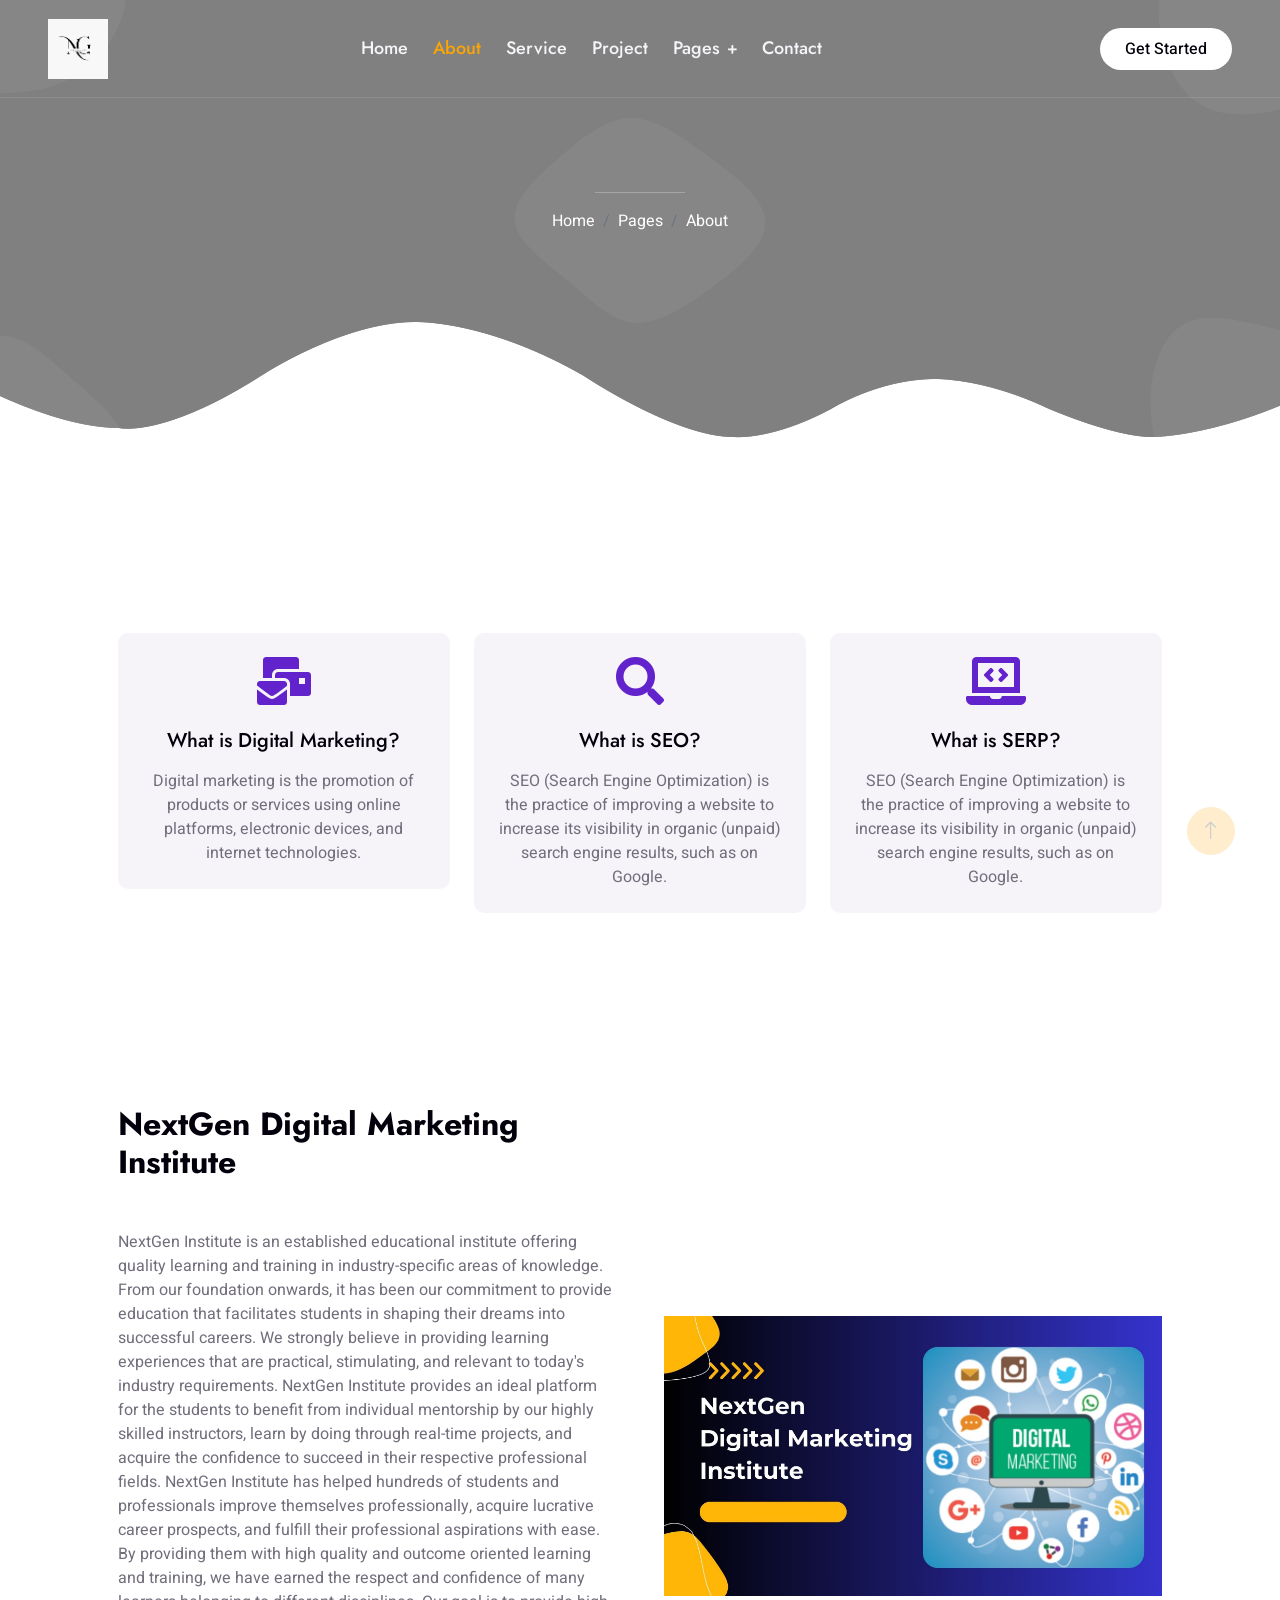
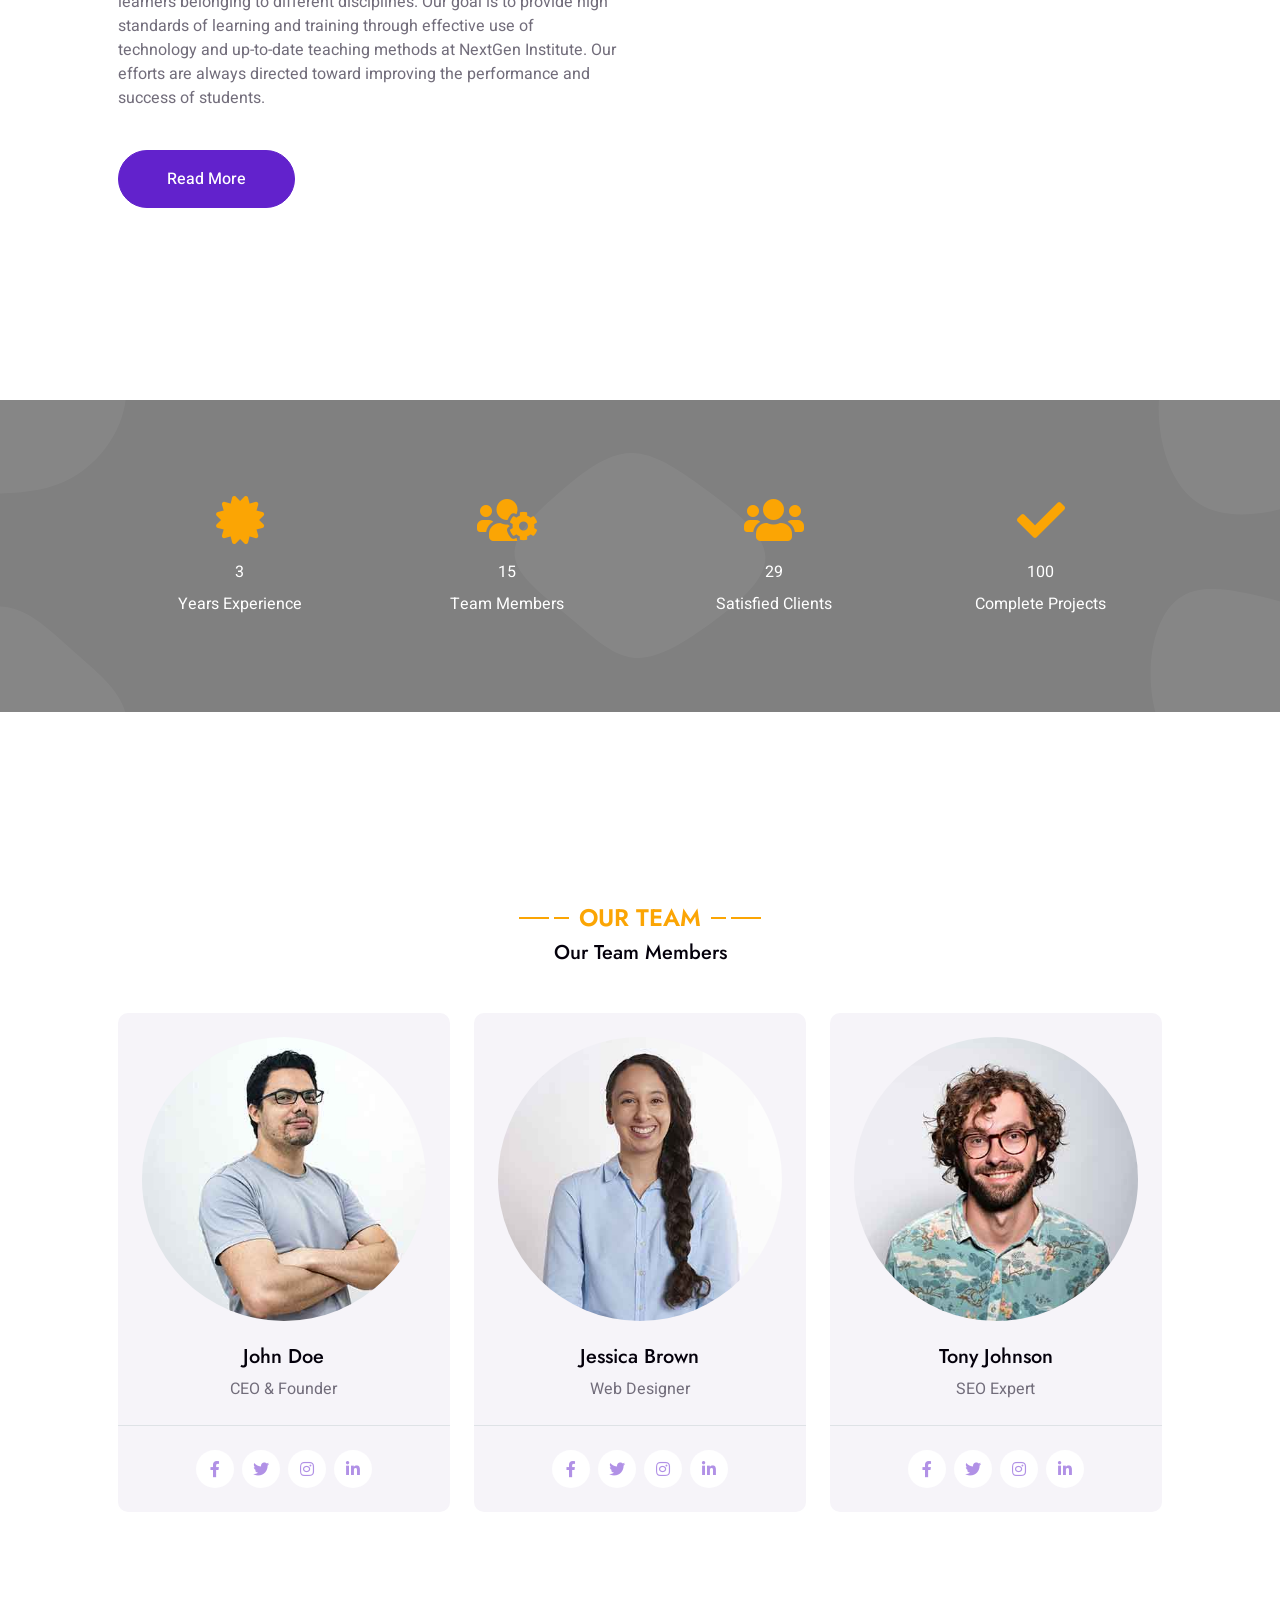
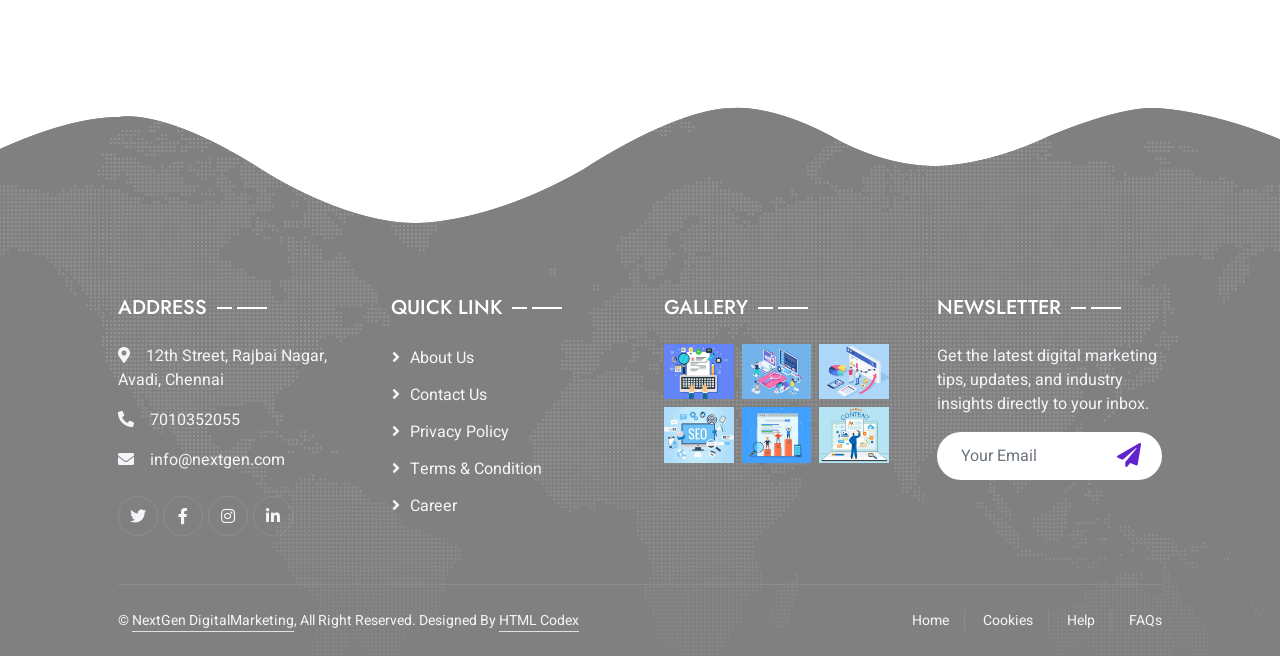
<file: about.html>
<!DOCTYPE html>
<html lang="en">

<head>
    <meta charset="utf-8">
    <title>NextGen Digital Marketing Training Institute</title>
    <meta content="width=device-width, initial-scale=1.0" name="viewport">
    <meta content="" name="keywords">
    <meta content="" name="description">

    <!-- Favicon -->
    <link href="img/favicon.ico" rel="icon">

    <!-- Google Web Fonts -->
    <link rel="preconnect" href="https://fonts.googleapis.com">
    <link rel="preconnect" href="https://fonts.gstatic.com" crossorigin>
    <link href="https://fonts.googleapis.com/css2?family=Heebo:wght@400;500&family=Jost:wght@500;600;700&display=swap" rel="stylesheet"> 

    <!-- Icon Font Stylesheet -->
    <link href="https://cdnjs.cloudflare.com/ajax/libs/font-awesome/5.10.0/css/all.min.css" rel="stylesheet">
    <link href="https://cdn.jsdelivr.net/npm/bootstrap-icons@1.4.1/font/bootstrap-icons.css" rel="stylesheet">

    <!-- Libraries Stylesheet -->
    <link href="lib/animate/animate.min.css" rel="stylesheet">
    <link href="lib/owlcarousel/assets/owl.carousel.min.css" rel="stylesheet">
    <link href="lib/lightbox/css/lightbox.min.css" rel="stylesheet">

    <!-- Customized Bootstrap Stylesheet -->
    <link href="css/bootstrap.min.css" rel="stylesheet">

    <!-- Template Stylesheet -->
    <link href="css/style.css" rel="stylesheet">
</head>

<body>
    <div class="container-xxl bg-white p-0">
        <!-- Spinner Start -->
        <div id="spinner" class="show bg-white position-fixed translate-middle w-100 vh-100 top-50 start-50 d-flex align-items-center justify-content-center">
            <div class="spinner-grow text-primary" style="width: 3rem; height: 3rem;" role="status">
                <span class="sr-only">Loading...</span>
            </div>
        </div>
        <!-- Spinner End -->


        <!-- Navbar & Hero Start -->
        <div class="container-xxl position-relative p-0">
            <nav class="navbar navbar-expand-lg navbar-light px-4 px-lg-5 py-3 py-lg-0">
                <a href="" class="navbar-brand p-0">
                   <!-- <h1 class="m-0">DGital</h1>-->
                    <img src="img/logo.png" alt="Logo"> 
                </a>
                <button class="navbar-toggler" type="button" data-bs-toggle="collapse" data-bs-target="#navbarCollapse">
                    <span class="fa fa-bars"></span>
                </button>
                <div class="collapse navbar-collapse" id="navbarCollapse">
                    <div class="navbar-nav mx-auto py-0">
                        <a href="index.html" class="nav-item nav-link">Home</a>
                        <a href="about.html" class="nav-item nav-link active">About</a>
                        <a href="service.html" class="nav-item nav-link">Service</a>
                        <a href="project.html" class="nav-item nav-link">Project</a>
                        <div class="nav-item dropdown">
                            <a href="#" class="nav-link dropdown-toggle" data-bs-toggle="dropdown">Pages</a>
                            <div class="dropdown-menu m-0">
                                <a href="team.html" class="dropdown-item">Our Team</a>
                                <a href="testimonial.html" class="dropdown-item">Testimonial</a>
                                <a href="404.html" class="dropdown-item">404 Page</a>
                            </div>
                        </div>
                        <a href="contact.html" class="nav-item nav-link">Contact</a>
                    </div>
                    <a href="" class="btn rounded-pill py-2 px-4 ms-3 d-none d-lg-block">Get Started</a>
                </div>
            </nav>

            <div class="container-xxl py-5 bg-primary hero-header">
                <div class="container my-5 py-5 px-lg-5">
                    <div class="row g-5 py-5">
                        <div class="col-12 text-center">
                            <!--<h1 class="text-white animated slideInDown">About Us</h1>-->
                            <hr class="bg-white mx-auto mt-0" style="width: 90px;">
                            <nav aria-label="breadcrumb">
                                <ol class="breadcrumb justify-content-center">
                                    <li class="breadcrumb-item"><a class="text-white" href="#">Home</a></li>
                                    <li class="breadcrumb-item"><a class="text-white" href="#">Pages</a></li>
                                    <li class="breadcrumb-item text-white active" aria-current="page">About</li>
                                </ol>
                            </nav>
                        </div>
                    </div>
                </div>
            </div>
        </div>
        <!-- Navbar & Hero End -->


        <!-- Feature Start -->
        <div class="container-xxl py-5">
            <div class="container py-5 px-lg-5">
                <div class="row g-4">
                    <div class="col-lg-4 wow fadeInUp" data-wow-delay="0.1s">
                        <div class="feature-item bg-light rounded text-center p-4">
                            <i class="fa fa-3x fa-mail-bulk text-primary mb-4"></i>
                            <h5 class="mb-3">What is Digital Marketing?</h5>
                            <p class="m-0">Digital marketing is the promotion of products or services using online platforms, electronic devices, and internet technologies.</p>
                        </div>
                    </div>
                    <div class="col-lg-4 wow fadeInUp" data-wow-delay="0.3s">
                        <div class="feature-item bg-light rounded text-center p-4">
                            <i class="fa fa-3x fa-search text-primary mb-4"></i>
                            <h5 class="mb-3">What is SEO?</h5>
                            <p class="m-0">SEO (Search Engine Optimization) is the practice of improving a website to increase its visibility in organic (unpaid) search engine results, such as on Google.</p>
                        </div>
                    </div>
                    <div class="col-lg-4 wow fadeInUp" data-wow-delay="0.5s">
                        <div class="feature-item bg-light rounded text-center p-4">
                            <i class="fa fa-3x fa-laptop-code text-primary mb-4"></i>
                            <h5 class="mb-3">What is SERP?</h5>
                            <p class="m-0">SEO (Search Engine Optimization) is the practice of improving a website to increase its visibility in organic (unpaid) search engine results, such as on Google.</p>
                        </div>
                    </div>
                </div>
            </div>
        </div>
        <!-- Feature End -->


        <!-- About Start -->
        <div class="container-xxl py-5">
            <div class="container py-5 px-lg-5">
                <div class="row g-5 align-items-center">
                    <div class="col-lg-6 wow fadeInUp" data-wow-delay="0.1s">
                       <!-- <h2 class="section-title text-secondary">About Us</h2>-->
                        <h2 class="mb-5">NextGen Digital Marketing Institute</h2>
                        <p class="mb-4">NextGen Institute is an established educational institute offering quality learning and training in industry-specific areas of knowledge. From our foundation onwards, it has been our commitment to provide education that facilitates students in shaping their dreams into successful careers. We strongly believe in providing learning experiences that are practical, stimulating, and relevant to today's industry requirements. NextGen Institute provides an ideal platform for the students to benefit from individual mentorship by our highly skilled instructors, learn by doing through real-time projects, and acquire the confidence to succeed in their respective professional fields. NextGen Institute has helped hundreds of students and professionals improve themselves professionally, acquire lucrative career prospects, and fulfill their professional aspirations with ease. By providing them with high quality and outcome oriented learning and training, we have earned the respect and confidence of many learners belonging to different disciplines. Our goal is to provide high standards of learning and training through effective use of technology and up-to-date teaching methods at NextGen Institute. Our efforts are always directed toward improving the performance and success of students.</p>
                        <!--<div class="skill mb-4">
                            <div class="d-flex justify-content-between">
                                <p class="mb-2">Digital Marketing</p>
                                <p class="mb-2">85%</p>
                            </div>
                            <div class="progress">
                                <div class="progress-bar bg-primary" role="progressbar" aria-valuenow="85" aria-valuemin="0" aria-valuemax="100"></div>
                            </div>
                        </div>
                        <div class="skill mb-4">
                            <div class="d-flex justify-content-between">
                                <p class="mb-2">SEO & Backlinks</p>
                                <p class="mb-2">90%</p>
                            </div>
                            <div class="progress">
                                <div class="progress-bar bg-secondary" role="progressbar" aria-valuenow="90" aria-valuemin="0" aria-valuemax="100"></div>
                            </div>
                        </div>
                        <div class="skill mb-4">
                            <div class="d-flex justify-content-between">
                                <p class="mb-2">Design & Development</p>
                                <p class="mb-2">95%</p>
                            </div>
                            <div class="progress">
                                <div class="progress-bar bg-dark" role="progressbar" aria-valuenow="95" aria-valuemin="0" aria-valuemax="100"></div>
                            </div>
                        </div>-->
                        <a href="" class="btn btn-primary py-sm-3 px-sm-5 rounded-pill mt-3">Read More</a>
                    </div>
                    <div class="col-lg-6">
                        <img class="img-fluid wow zoomIn" data-wow-delay="0.5s" src="img/nextgenaboutus.jpg">
                    </div>
                </div>
            </div>
        </div>
        <!-- About End -->


        <!-- Facts Start -->
        <div class="container-xxl bg-primary fact py-5 wow fadeInUp" data-wow-delay="0.1s">
            <div class="container py-5 px-lg-5">
                <div class="row g-4">
                    <div class="col-md-6 col-lg-3 text-center wow fadeIn" data-wow-delay="0.1s">
                        <i class="fa fa-certificate fa-3x text-secondary mb-3"></i>
                        <P class="text-white mb-2" data-toggle="counter-up">10</P>
                        <p class="text-white mb-0">Years Experience</p>
                    </div>
                    <div class="col-md-6 col-lg-3 text-center wow fadeIn" data-wow-delay="0.3s">
                        <i class="fa fa-users-cog fa-3x text-secondary mb-3"></i>
                        <P class="text-white mb-2" data-toggle="counter-up">50</P>
                        <p class="text-white mb-0">Team Members</p>
                    </div>
                    <div class="col-md-6 col-lg-3 text-center wow fadeIn" data-wow-delay="0.5s">
                        <i class="fa fa-users fa-3x text-secondary mb-3"></i>
                        <p class="text-white mb-2" data-toggle="counter-up">100</p>
                        <p class="text-white mb-0">Satisfied Clients</p>
                    </div>
                    <div class="col-md-6 col-lg-3 text-center wow fadeIn" data-wow-delay="0.7s">
                        <i class="fa fa-check fa-3x text-secondary mb-3"></i>
                        <p class="text-white mb-2" data-toggle="counter-up">350</p>
                        <p class="text-white mb-0">Complete Projects</p>
                    </div>
                </div>
            </div>
        </div>
        <!-- Facts End -->
        

        <!-- Team Start -->
        <div class="container-xxl py-5">
            <div class="container py-5 px-lg-5">
                <div class="wow fadeInUp" data-wow-delay="0.1s">
                    <h4 class="section-title text-secondary justify-content-center"><span></span>Our Team<span></span></h4>
                    <h5 class="text-center mb-5">Our Team Members</h5>
                </div>
                <div class="row g-4">
                    <div class="col-lg-4 col-md-6 wow fadeInUp" data-wow-delay="0.1s">
                        <div class="team-item bg-light rounded">
                            <div class="text-center border-bottom p-4">
                                <img class="img-fluid rounded-circle mb-4" src="img/team-1.jpg" alt="">
                                <h5>John Doe</h5>
                                <span>CEO & Founder</span>
                            </div>
                            <div class="d-flex justify-content-center p-4">
                                <a class="btn btn-square mx-1" href=""><i class="fab fa-facebook-f"></i></a>
                                <a class="btn btn-square mx-1" href=""><i class="fab fa-twitter"></i></a>
                                <a class="btn btn-square mx-1" href=""><i class="fab fa-instagram"></i></a>
                                <a class="btn btn-square mx-1" href=""><i class="fab fa-linkedin-in"></i></a>
                            </div>
                        </div>
                    </div>
                    <div class="col-lg-4 col-md-6 wow fadeInUp" data-wow-delay="0.3s">
                        <div class="team-item bg-light rounded">
                            <div class="text-center border-bottom p-4">
                                <img class="img-fluid rounded-circle mb-4" src="img/team-2.jpg" alt="">
                                <h5>Jessica Brown</h5>
                                <span>Web Designer</span>
                            </div>
                            <div class="d-flex justify-content-center p-4">
                                <a class="btn btn-square mx-1" href=""><i class="fab fa-facebook-f"></i></a>
                                <a class="btn btn-square mx-1" href=""><i class="fab fa-twitter"></i></a>
                                <a class="btn btn-square mx-1" href=""><i class="fab fa-instagram"></i></a>
                                <a class="btn btn-square mx-1" href=""><i class="fab fa-linkedin-in"></i></a>
                            </div>
                        </div>
                    </div>
                    <div class="col-lg-4 col-md-6 wow fadeInUp" data-wow-delay="0.5s">
                        <div class="team-item bg-light rounded">
                            <div class="text-center border-bottom p-4">
                                <img class="img-fluid rounded-circle mb-4" src="img/team-3.jpg" alt="">
                                <h5>Tony Johnson</h5>
                                <span>SEO Expert</span>
                            </div>
                            <div class="d-flex justify-content-center p-4">
                                <a class="btn btn-square mx-1" href=""><i class="fab fa-facebook-f"></i></a>
                                <a class="btn btn-square mx-1" href=""><i class="fab fa-twitter"></i></a>
                                <a class="btn btn-square mx-1" href=""><i class="fab fa-instagram"></i></a>
                                <a class="btn btn-square mx-1" href=""><i class="fab fa-linkedin-in"></i></a>
                            </div>
                        </div>
                    </div>
                </div>
            </div>
        </div>
        <!-- Team End -->
        

        <!-- Footer Start -->
        <div class="container-fluid bg-primary text-light footer wow fadeIn" data-wow-delay="0.1s">
            <div class="container py-5 px-lg-5">
                <div class="row g-5">
                    <div class="col-md-6 col-lg-3">
                        <p class="section-title text-white h5 mb-4">Address<span></span></p>
                        <p><i class="fa fa-map-marker-alt me-3"></i>12th Street, Rajbai Nagar, Avadi, Chennai</p>
                        <p><i class="fa fa-phone-alt me-3"></i>7010352055</p>
                        <p><i class="fa fa-envelope me-3"></i>info@nextgen.com</p>
                        <div class="d-flex pt-2">
                            <a class="btn btn-outline-light btn-social" href=""><i class="fab fa-twitter"></i></a>
                            <a class="btn btn-outline-light btn-social" href=""><i class="fab fa-facebook-f"></i></a>
                            <a class="btn btn-outline-light btn-social" href=""><i class="fab fa-instagram"></i></a>
                            <a class="btn btn-outline-light btn-social" href=""><i class="fab fa-linkedin-in"></i></a>
                        </div>
                    </div>
                    <div class="col-md-6 col-lg-3">
                        <p class="section-title text-white h5 mb-4">Quick Link<span></span></p>
                        <a class="btn btn-link" href="">About Us</a>
                        <a class="btn btn-link" href="">Contact Us</a>
                        <a class="btn btn-link" href="">Privacy Policy</a>
                        <a class="btn btn-link" href="">Terms & Condition</a>
                        <a class="btn btn-link" href="">Career</a>
                    </div>
                    <div class="col-md-6 col-lg-3">
                        <p class="section-title text-white h5 mb-4">Gallery<span></span></p>
                        <div class="row g-2">
                            <div class="col-4">
                                <img class="img-fluid" src="img/portfolio-1.jpg" alt="Image">
                            </div>
                            <div class="col-4">
                                <img class="img-fluid" src="img/portfolio-2.jpg" alt="Image">
                            </div>
                            <div class="col-4">
                                <img class="img-fluid" src="img/portfolio-3.jpg" alt="Image">
                            </div>
                            <div class="col-4">
                                <img class="img-fluid" src="img/portfolio-4.jpg" alt="Image">
                            </div>
                            <div class="col-4">
                                <img class="img-fluid" src="img/portfolio-5.jpg" alt="Image">
                            </div>
                            <div class="col-4">
                                <img class="img-fluid" src="img/portfolio-6.jpg" alt="Image">
                            </div>
                        </div>
                    </div>
                    <div class="col-md-6 col-lg-3">
                        <p class="section-title text-white h5 mb-4">Newsletter<span></span></p>
                        <p>Get the latest digital marketing tips, updates, and industry insights directly to your inbox.</p>
                        <div class="position-relative w-100 mt-3">
                            <input class="form-control border-0 rounded-pill w-100 ps-4 pe-5" type="text" placeholder="Your Email" style="height: 48px;">
                            <button type="button" class="btn shadow-none position-absolute top-0 end-0 mt-1 me-2"><i class="fa fa-paper-plane text-primary fs-4"></i></button>
                        </div>
                    </div>
                </div>
            </div>
            <div class="container px-lg-5">
                <div class="copyright">
                    <div class="row">
                        <div class="col-md-6 text-center text-md-start mb-3 mb-md-0">
                            &copy; <a class="border-bottom" href="#">NextGen DigitalMarketing</a>, All Right Reserved. 
							
							<!--/*** This template is free as long as you keep the footer author’s credit link/attribution link/backlink. If you'd like to use the template without the footer author’s credit link/attribution link/backlink, you can purchase the Credit Removal License from "https://htmlcodex.com/credit-removal". Thank you for your support. ***/-->
							Designed By <a class="border-bottom" href="https://htmlcodex.com">HTML Codex</a>
                        </div>
                        <div class="col-md-6 text-center text-md-end">
                            <div class="footer-menu">
                                <a href="">Home</a>
                                <a href="">Cookies</a>
                                <a href="">Help</a>
                                <a href="">FAQs</a>
                            </div>
                        </div>
                    </div>
                </div>
            </div>
        </div>
        <!-- Footer End -->


        <!-- Back to Top -->
        <a href="#" class="btn btn-lg btn-secondary btn-lg-square back-to-top"><i class="bi bi-arrow-up"></i></a>
    </div>

    <!-- JavaScript Libraries -->
    <script src="https://code.jquery.com/jquery-3.4.1.min.js"></script>
    <script src="https://cdn.jsdelivr.net/npm/bootstrap@5.0.0/dist/js/bootstrap.bundle.min.js"></script>
    <script src="lib/wow/wow.min.js"></script>
    <script src="lib/easing/easing.min.js"></script>
    <script src="lib/waypoints/waypoints.min.js"></script>
    <script src="lib/counterup/counterup.min.js"></script>
    <script src="lib/owlcarousel/owl.carousel.min.js"></script>
    <script src="lib/isotope/isotope.pkgd.min.js"></script>
    <script src="lib/lightbox/js/lightbox.min.js"></script>

    <!-- Template Javascript -->
    <script src="js/main.js"></script>
</body>

</html>
</file>
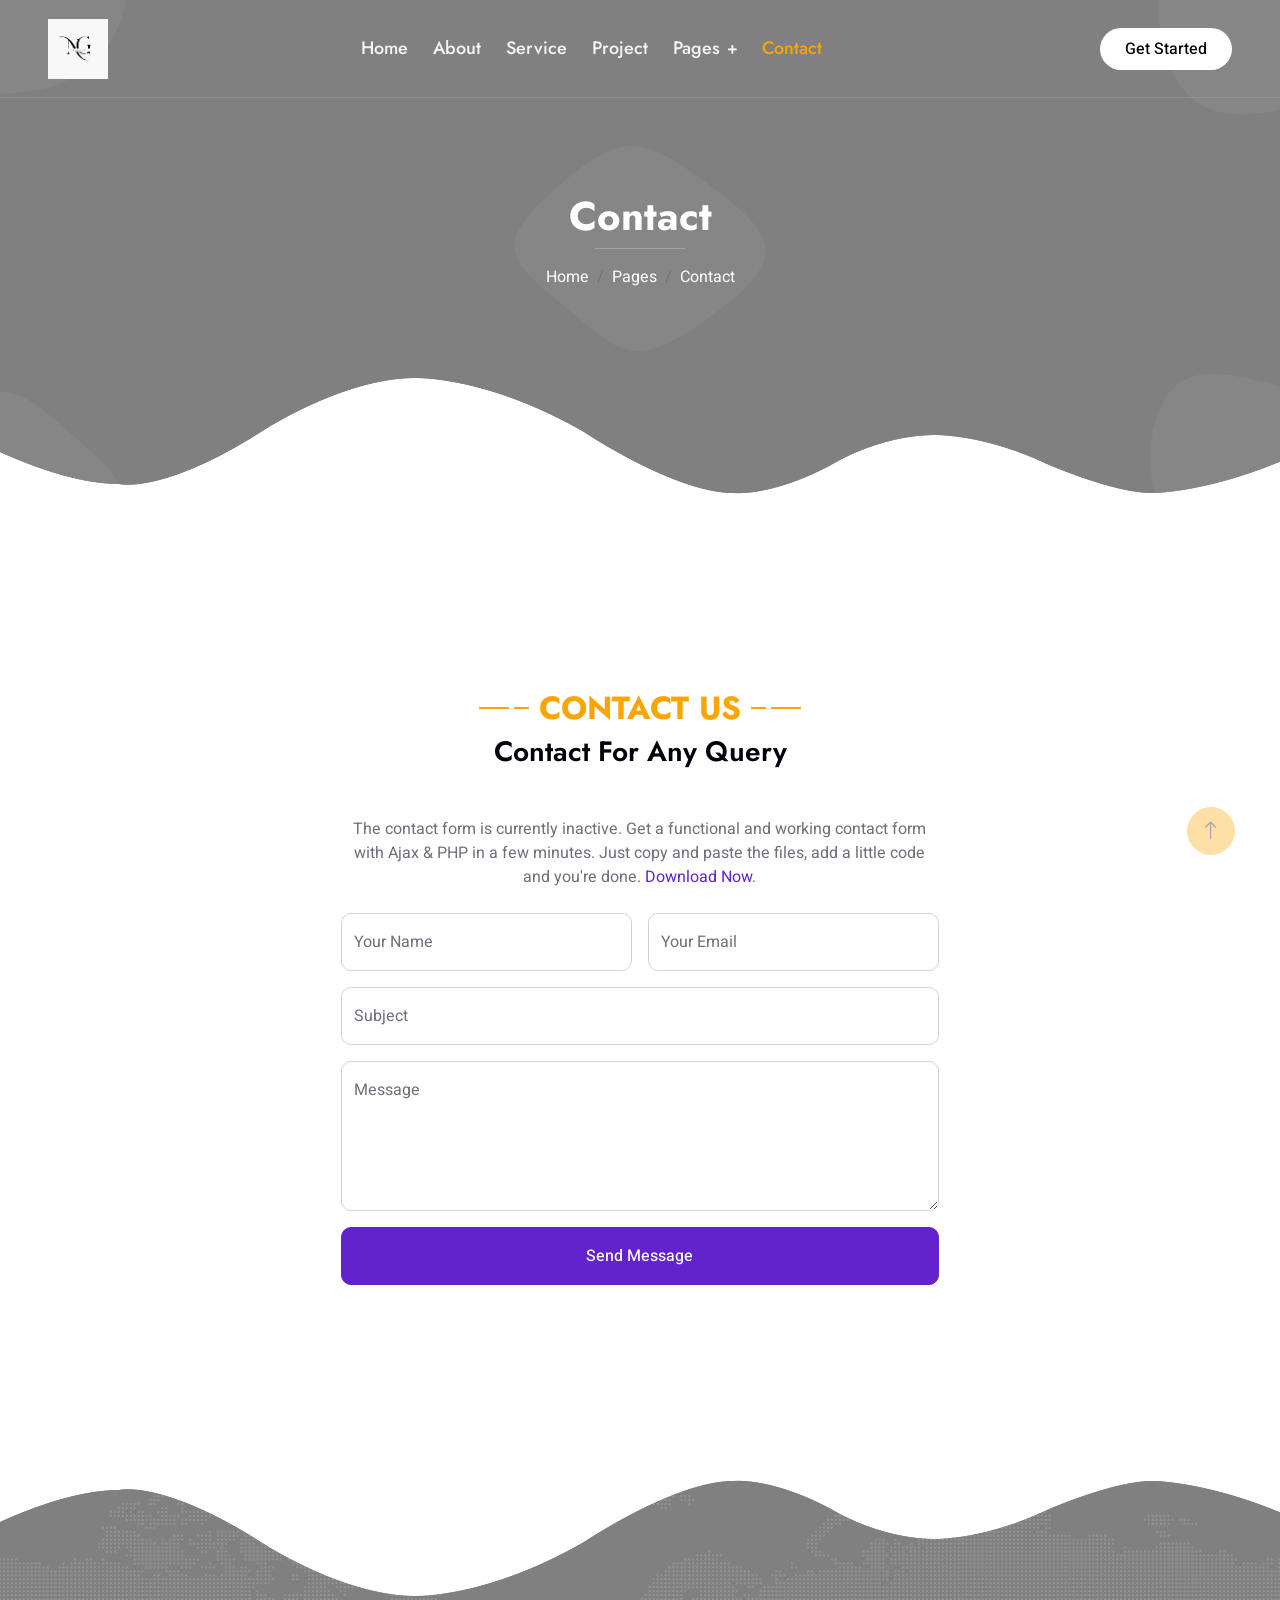
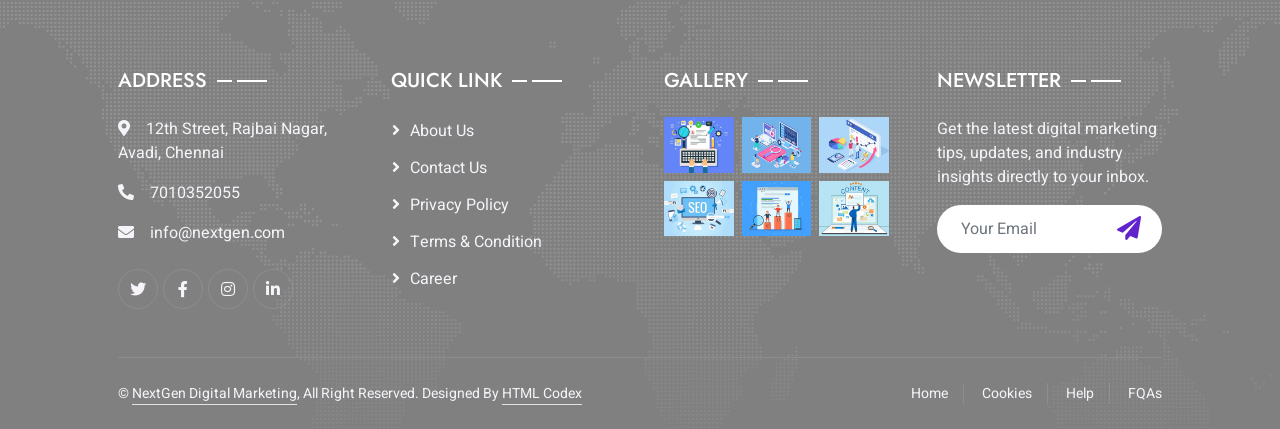
<file: contact.html>
<!DOCTYPE html>
<html lang="en">

<head>
    <meta charset="utf-8">
    <title>NextGen Digital Marketing Academy</title>
    <meta content="width=device-width, initial-scale=1.0" name="viewport">
    <meta content="" name="keywords">
    <meta content="" name="description">

    <!-- Favicon -->
    <link href="img/favicon.ico" rel="icon">

    <!-- Google Web Fonts -->
    <link rel="preconnect" href="https://fonts.googleapis.com">
    <link rel="preconnect" href="https://fonts.gstatic.com" crossorigin>
    <link href="https://fonts.googleapis.com/css2?family=Heebo:wght@400;500&family=Jost:wght@500;600;700&display=swap" rel="stylesheet"> 

    <!-- Icon Font Stylesheet -->
    <link href="https://cdnjs.cloudflare.com/ajax/libs/font-awesome/5.10.0/css/all.min.css" rel="stylesheet">
    <link href="https://cdn.jsdelivr.net/npm/bootstrap-icons@1.4.1/font/bootstrap-icons.css" rel="stylesheet">

    <!-- Libraries Stylesheet -->
    <link href="lib/animate/animate.min.css" rel="stylesheet">
    <link href="lib/owlcarousel/assets/owl.carousel.min.css" rel="stylesheet">
    <link href="lib/lightbox/css/lightbox.min.css" rel="stylesheet">

    <!-- Customized Bootstrap Stylesheet -->
    <link href="css/bootstrap.min.css" rel="stylesheet">

    <!-- Template Stylesheet -->
    <link href="css/style.css" rel="stylesheet">
</head>

<body>
    <div class="container-xxl bg-white p-0">
        <!-- Spinner Start -->
        <div id="spinner" class="show bg-white position-fixed translate-middle w-100 vh-100 top-50 start-50 d-flex align-items-center justify-content-center">
            <div class="spinner-grow text-primary" style="width: 3rem; height: 3rem;" role="status">
                <span class="sr-only">Loading...</span>
            </div>
        </div>
        <!-- Spinner End -->


        <!-- Navbar & Hero Start -->
        <div class="container-xxl position-relative p-0">
            <nav class="navbar navbar-expand-lg navbar-light px-4 px-lg-5 py-3 py-lg-0">
                <a href="" class="navbar-brand p-0">
                    <!--<h1 class="m-0">DGital</h1>-->
                     <img src="img/logo.png" alt="Logo"> 
                </a>
                <button class="navbar-toggler" type="button" data-bs-toggle="collapse" data-bs-target="#navbarCollapse">
                    <span class="fa fa-bars"></span>
                </button>
                <div class="collapse navbar-collapse" id="navbarCollapse">
                    <div class="navbar-nav mx-auto py-0">
                        <a href="index.html" class="nav-item nav-link">Home</a>
                        <a href="about.html" class="nav-item nav-link">About</a>
                        <a href="service.html" class="nav-item nav-link">Service</a>
                        <a href="project.html" class="nav-item nav-link">Project</a>
                        <div class="nav-item dropdown">
                            <a href="#" class="nav-link dropdown-toggle" data-bs-toggle="dropdown">Pages</a>
                            <div class="dropdown-menu m-0">
                                <a href="team.html" class="dropdown-item">Our Team</a>
                                <a href="testimonial.html" class="dropdown-item">Testimonial</a>
                                <a href="404.html" class="dropdown-item">404 Page</a>
                            </div>
                        </div>
                        <a href="contact.html" class="nav-item nav-link active">Contact</a>
                    </div>
                    <a href="" class="btn rounded-pill py-2 px-4 ms-3 d-none d-lg-block">Get Started</a>
                </div>
            </nav>

            <div class="container-xxl py-5 bg-primary hero-header">
                <div class="container my-5 py-5 px-lg-5">
                    <div class="row g-5 py-5">
                        <div class="col-12 text-center">
                            <h1 class="text-white animated slideInDown">Contact</h1>
                            <hr class="bg-white mx-auto mt-0" style="width: 90px;">
                            <nav aria-label="breadcrumb">
                                <ol class="breadcrumb justify-content-center">
                                    <li class="breadcrumb-item"><a class="text-white" href="#">Home</a></li>
                                    <li class="breadcrumb-item"><a class="text-white" href="#">Pages</a></li>
                                    <li class="breadcrumb-item text-white active" aria-current="page">Contact</li>
                                </ol>
                            </nav>
                        </div>
                    </div>
                </div>
            </div>
        </div>
        <!-- Navbar & Hero End -->


        <!-- Contact Start -->
        <div class="container-xxl py-5">
            <div class="container py-5 px-lg-5">
                <div class="wow fadeInUp" data-wow-delay="0.1s">
                    <h2 class="section-title text-secondary justify-content-center"><span></span>Contact Us<span></span></h2>
                    <h3 class="text-center mb-5">Contact For Any Query</h3>
                </div>
                <div class="row justify-content-center">
                    <div class="col-lg-7">
                        <div class="wow fadeInUp" data-wow-delay="0.3s">
                            <p class="text-center mb-4">The contact form is currently inactive. Get a functional and working contact form with Ajax & PHP in a few minutes. Just copy and paste the files, add a little code and you're done. <a href="https://htmlcodex.com/contact-form">Download Now</a>.</p>
                            <form>
                                <div class="row g-3">
                                    <div class="col-md-6">
                                        <div class="form-floating">
                                            <input type="text" class="form-control" id="name" placeholder="Your Name">
                                            <label for="name">Your Name</label>
                                        </div>
                                    </div>
                                    <div class="col-md-6">
                                        <div class="form-floating">
                                            <input type="email" class="form-control" id="email" placeholder="Your Email">
                                            <label for="email">Your Email</label>
                                        </div>
                                    </div>
                                    <div class="col-12">
                                        <div class="form-floating">
                                            <input type="text" class="form-control" id="subject" placeholder="Subject">
                                            <label for="subject">Subject</label>
                                        </div>
                                    </div>
                                    <div class="col-12">
                                        <div class="form-floating">
                                            <textarea class="form-control" placeholder="Leave a message here" id="message" style="height: 150px"></textarea>
                                            <label for="message">Message</label>
                                        </div>
                                    </div>
                                    <div class="col-12">
                                        <button class="btn btn-primary w-100 py-3" type="submit">Send Message</button>
                                    </div>
                                </div>
                            </form>
                        </div>
                    </div>
                </div>
            </div>
        </div>
        <!-- Contact End -->
        

        <!-- Footer Start -->
        <div class="container-fluid bg-primary text-light footer wow fadeIn" data-wow-delay="0.1s">
            <div class="container py-5 px-lg-5">
                <div class="row g-5">
                    <div class="col-md-6 col-lg-3">
                        <p class="section-title text-white h5 mb-4">Address<span></span></p>
                        <p><i class="fa fa-map-marker-alt me-3"></i>12th Street, Rajbai Nagar, Avadi, Chennai</p>
                        <p><i class="fa fa-phone-alt me-3"></i>7010352055</p>
                        <p><i class="fa fa-envelope me-3"></i>info@nextgen.com</p>
                        <div class="d-flex pt-2">
                            <a class="btn btn-outline-light btn-social" href=""><i class="fab fa-twitter"></i></a>
                            <a class="btn btn-outline-light btn-social" href=""><i class="fab fa-facebook-f"></i></a>
                            <a class="btn btn-outline-light btn-social" href=""><i class="fab fa-instagram"></i></a>
                            <a class="btn btn-outline-light btn-social" href=""><i class="fab fa-linkedin-in"></i></a>
                        </div>
                    </div>
                    <div class="col-md-6 col-lg-3">
                        <p class="section-title text-white h5 mb-4">Quick Link<span></span></p>
                        <a class="btn btn-link" href="">About Us</a>
                        <a class="btn btn-link" href="">Contact Us</a>
                        <a class="btn btn-link" href="">Privacy Policy</a>
                        <a class="btn btn-link" href="">Terms & Condition</a>
                        <a class="btn btn-link" href="">Career</a>
                    </div>
                    <div class="col-md-6 col-lg-3">
                        <p class="section-title text-white h5 mb-4">Gallery<span></span></p>
                        <div class="row g-2">
                            <div class="col-4">
                                <img class="img-fluid" src="img/portfolio-1.jpg" alt="Image">
                            </div>
                            <div class="col-4">
                                <img class="img-fluid" src="img/portfolio-2.jpg" alt="Image">
                            </div>
                            <div class="col-4">
                                <img class="img-fluid" src="img/portfolio-3.jpg" alt="Image">
                            </div>
                            <div class="col-4">
                                <img class="img-fluid" src="img/portfolio-4.jpg" alt="Image">
                            </div>
                            <div class="col-4">
                                <img class="img-fluid" src="img/portfolio-5.jpg" alt="Image">
                            </div>
                            <div class="col-4">
                                <img class="img-fluid" src="img/portfolio-6.jpg" alt="Image">
                            </div>
                        </div>
                    </div>
                    <div class="col-md-6 col-lg-3">
                        <p class="section-title text-white h5 mb-4">Newsletter<span></span></p>
                        <p>Get the latest digital marketing tips, updates, and industry insights directly to your inbox.</p>
                        <div class="position-relative w-100 mt-3">
                            <input class="form-control border-0 rounded-pill w-100 ps-4 pe-5" type="text" placeholder="Your Email" style="height: 48px;">
                            <button type="button" class="btn shadow-none position-absolute top-0 end-0 mt-1 me-2"><i class="fa fa-paper-plane text-primary fs-4"></i></button>
                        </div>
                    </div>
                </div>
            </div>
            <div class="container px-lg-5">
                <div class="copyright">
                    <div class="row">
                        <div class="col-md-6 text-center text-md-start mb-3 mb-md-0">
                            &copy; <a class="border-bottom" href="#">NextGen Digital Marketing</a>, All Right Reserved. 
							
							<!--/*** This template is free as long as you keep the footer author’s credit link/attribution link/backlink. If you'd like to use the template without the footer author’s credit link/attribution link/backlink, you can purchase the Credit Removal License from "https://htmlcodex.com/credit-removal". Thank you for your support. ***/-->
							Designed By <a class="border-bottom" href="https://htmlcodex.com">HTML Codex</a>
                        </div>
                        <div class="col-md-6 text-center text-md-end">
                            <div class="footer-menu">
                                <a href="">Home</a>
                                <a href="">Cookies</a>
                                <a href="">Help</a>
                                <a href="">FQAs</a>
                            </div>
                        </div>
                    </div>
                </div>
            </div>
        </div>
        <!-- Footer End -->


        <!-- Back to Top -->
        <a href="#" class="btn btn-lg btn-secondary btn-lg-square back-to-top"><i class="bi bi-arrow-up"></i></a>
    </div>

    <!-- JavaScript Libraries -->
    <script src="https://code.jquery.com/jquery-3.4.1.min.js"></script>
    <script src="https://cdn.jsdelivr.net/npm/bootstrap@5.0.0/dist/js/bootstrap.bundle.min.js"></script>
    <script src="lib/wow/wow.min.js"></script>
    <script src="lib/easing/easing.min.js"></script>
    <script src="lib/waypoints/waypoints.min.js"></script>
    <script src="lib/counterup/counterup.min.js"></script>
    <script src="lib/owlcarousel/owl.carousel.min.js"></script>
    <script src="lib/isotope/isotope.pkgd.min.js"></script>
    <script src="lib/lightbox/js/lightbox.min.js"></script>

    <!-- Template Javascript -->
    <script src="js/main.js"></script>
</body>

</html>
</file>
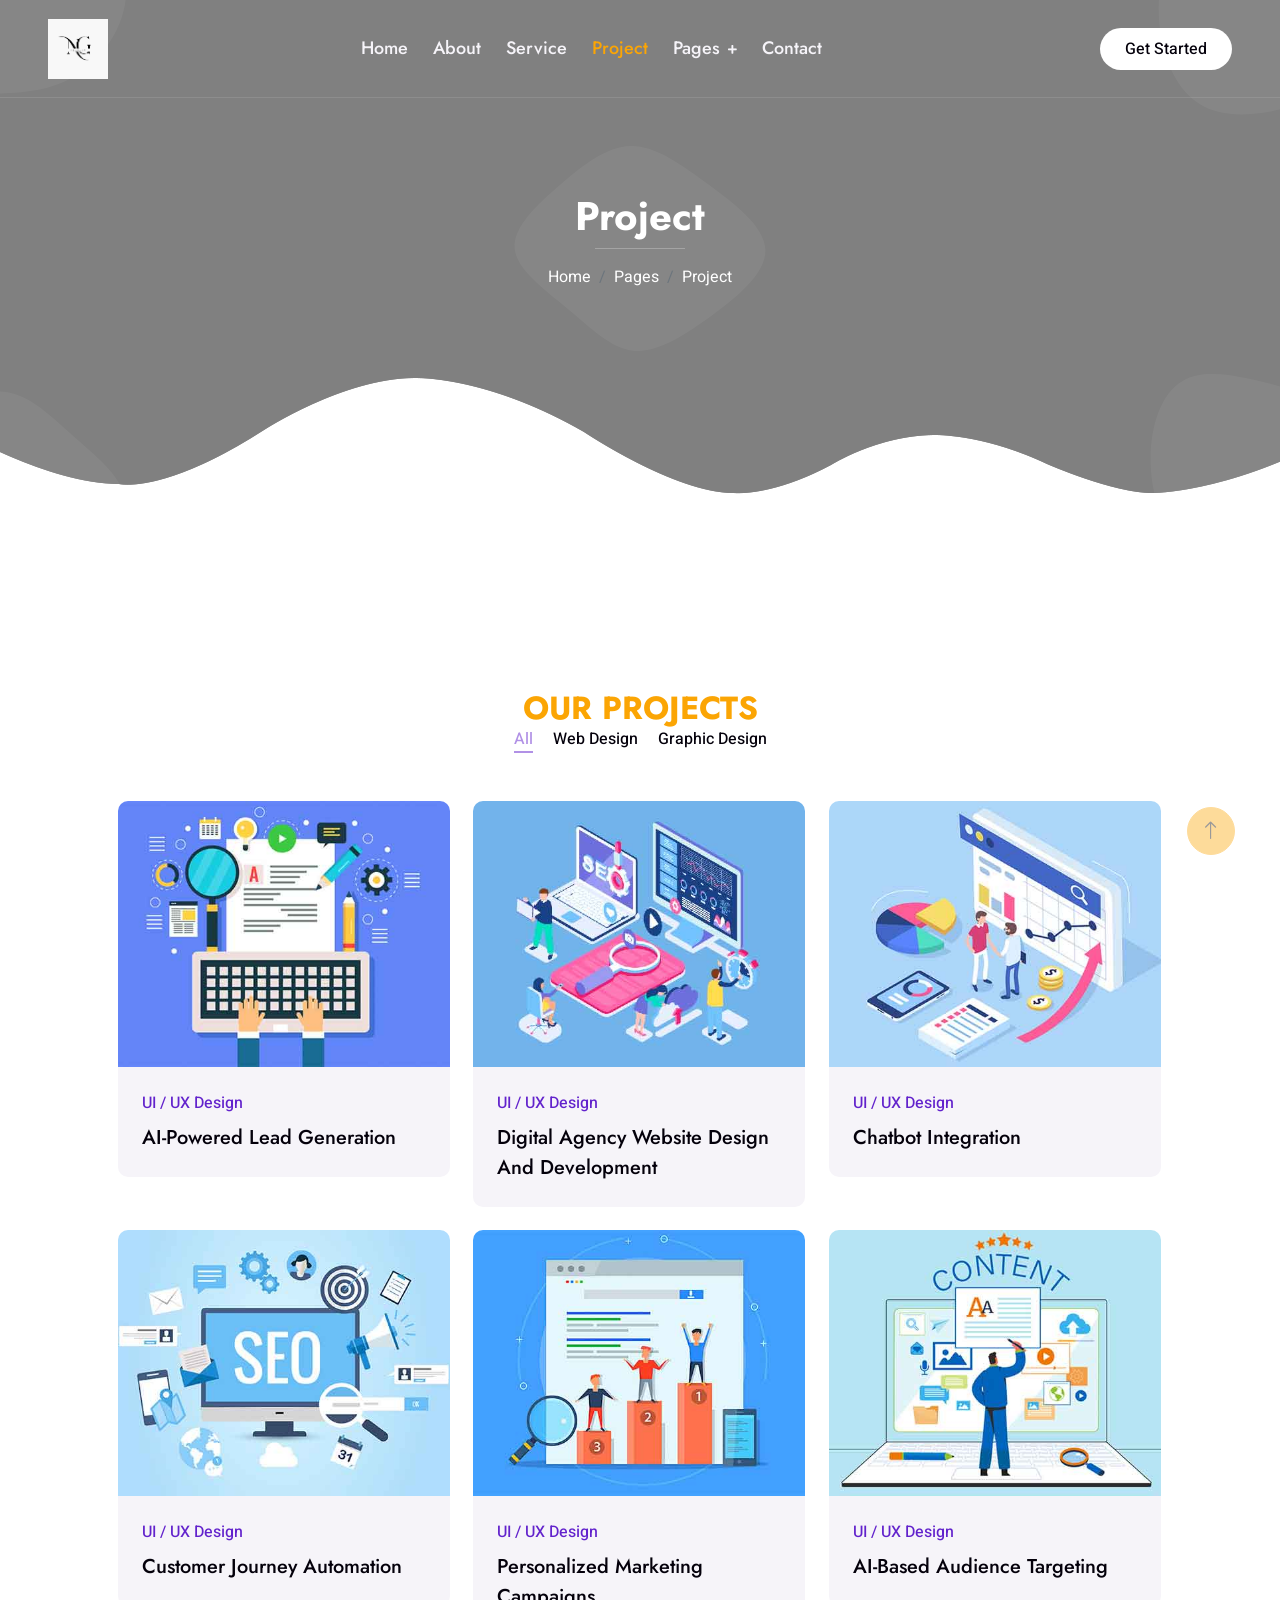
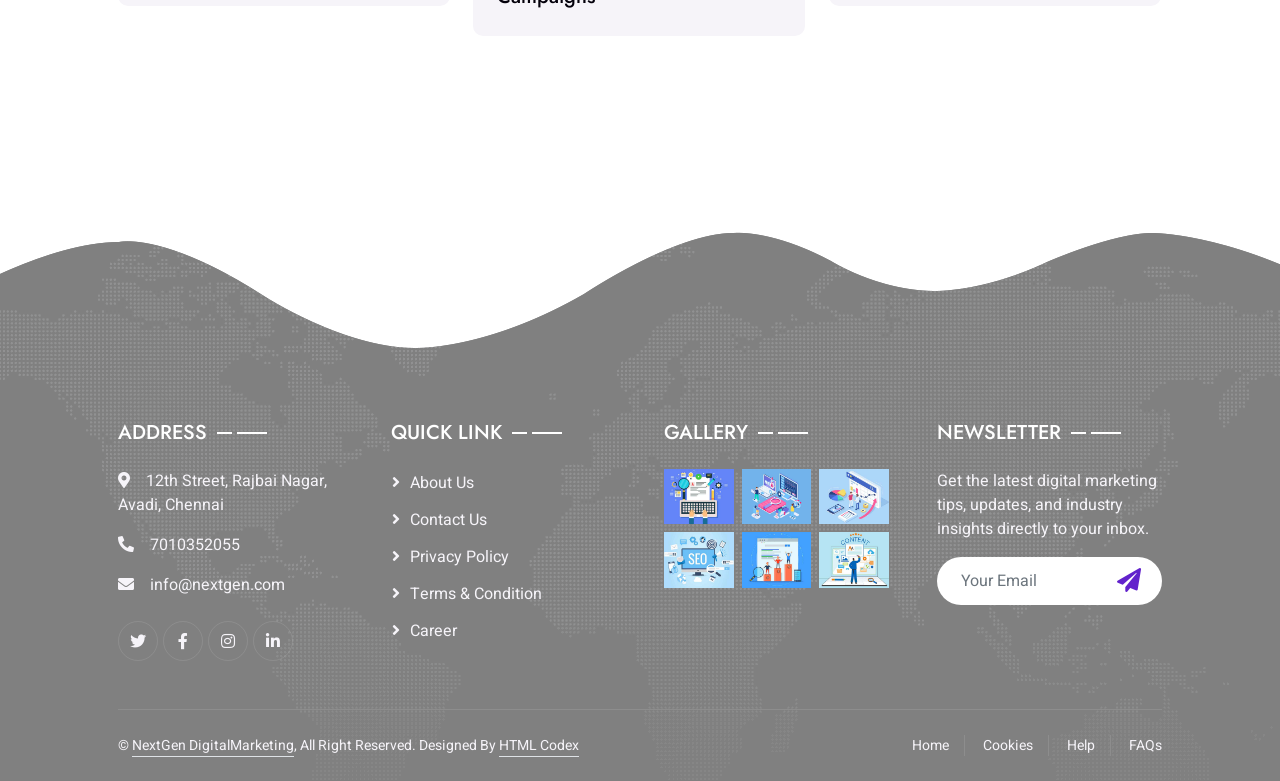
<file: project.html>
<!DOCTYPE html>
<html lang="en">

<head>
    <meta charset="utf-8">
    <title>NextGen Digital Marketing Academy</title>
    <meta content="width=device-width, initial-scale=1.0" name="viewport">
    <meta content="" name="keywords">
    <meta content="" name="description">

    <!-- Favicon -->
    <link href="img/favicon.ico" rel="icon">

    <!-- Google Web Fonts -->
    <link rel="preconnect" href="https://fonts.googleapis.com">
    <link rel="preconnect" href="https://fonts.gstatic.com" crossorigin>
    <link href="https://fonts.googleapis.com/css2?family=Heebo:wght@400;500&family=Jost:wght@500;600;700&display=swap" rel="stylesheet"> 

    <!-- Icon Font Stylesheet -->
    <link href="https://cdnjs.cloudflare.com/ajax/libs/font-awesome/5.10.0/css/all.min.css" rel="stylesheet">
    <link href="https://cdn.jsdelivr.net/npm/bootstrap-icons@1.4.1/font/bootstrap-icons.css" rel="stylesheet">

    <!-- Libraries Stylesheet -->
    <link href="lib/animate/animate.min.css" rel="stylesheet">
    <link href="lib/owlcarousel/assets/owl.carousel.min.css" rel="stylesheet">
    <link href="lib/lightbox/css/lightbox.min.css" rel="stylesheet">

    <!-- Customized Bootstrap Stylesheet -->
    <link href="css/bootstrap.min.css" rel="stylesheet">

    <!-- Template Stylesheet -->
    <link href="css/style.css" rel="stylesheet">
</head>

<body>
    <div class="container-xxl bg-white p-0">
        <!-- Spinner Start -->
        <div id="spinner" class="show bg-white position-fixed translate-middle w-100 vh-100 top-50 start-50 d-flex align-items-center justify-content-center">
            <div class="spinner-grow text-primary" style="width: 3rem; height: 3rem;" role="status">
                <span class="sr-only">Loading...</span>
            </div>
        </div>
        <!-- Spinner End -->


        <!-- Navbar & Hero Start -->
        <div class="container-xxl position-relative p-0">
            <nav class="navbar navbar-expand-lg navbar-light px-4 px-lg-5 py-3 py-lg-0">
                <a href="" class="navbar-brand p-0">
                    <!--<h1 class="m-0">DGital</h1>-->
                     <img src="img/logo.png" alt="Logo"> 
                </a>
                <button class="navbar-toggler" type="button" data-bs-toggle="collapse" data-bs-target="#navbarCollapse">
                    <span class="fa fa-bars"></span>
                </button>
                <div class="collapse navbar-collapse" id="navbarCollapse">
                    <div class="navbar-nav mx-auto py-0">
                        <a href="index.html" class="nav-item nav-link">Home</a>
                        <a href="about.html" class="nav-item nav-link">About</a>
                        <a href="service.html" class="nav-item nav-link">Service</a>
                        <a href="project.html" class="nav-item nav-link active">Project</a>
                        <div class="nav-item dropdown">
                            <a href="#" class="nav-link dropdown-toggle" data-bs-toggle="dropdown">Pages</a>
                            <div class="dropdown-menu m-0">
                                <a href="team.html" class="dropdown-item">Our Team</a>
                                <a href="testimonial.html" class="dropdown-item">Testimonial</a>
                                <a href="404.html" class="dropdown-item">404 Page</a>
                            </div>
                        </div>
                        <a href="contact.html" class="nav-item nav-link">Contact</a>
                    </div>
                    <a href="" class="btn rounded-pill py-2 px-4 ms-3 d-none d-lg-block">Get Started</a>
                </div>
            </nav>

            <div class="container-xxl py-5 bg-primary hero-header">
                <div class="container my-5 py-5 px-lg-5">
                    <div class="row g-5 py-5">
                        <div class="col-12 text-center">
                            <h1 class="text-white animated slideInDown">Project</h1>
                            <hr class="bg-white mx-auto mt-0" style="width: 90px;">
                            <nav aria-label="breadcrumb">
                                <ol class="breadcrumb justify-content-center">
                                    <li class="breadcrumb-item"><a class="text-white" href="#">Home</a></li>
                                    <li class="breadcrumb-item"><a class="text-white" href="#">Pages</a></li>
                                    <li class="breadcrumb-item text-white active" aria-current="page">Project</li>
                                </ol>
                            </nav>
                        </div>
                    </div>
                </div>
            </div>
        </div>
        <!-- Navbar & Hero End -->


        <!-- Projects Start -->
        <div class="container-xxl py-5">
            <div class="container py-5 px-lg-5">
                <div class="wow fadeInUp" data-wow-delay="0.1s">
                    <h2 class="section-title text-secondary justify-content-center">Our Projects</h2>
                   <!-- <h3 class="text-center mb-5">Projects We Delivered</h3>-->
                </div>
                <div class="row mt-n2 wow fadeInUp" data-wow-delay="0.3s">
                    <div class="col-12 text-center">
                        <ul class="list-inline mb-5" id="portfolio-flters">
                            <li class="mx-2 active" data-filter="*">All</li>
                            <li class="mx-2" data-filter=".first">Web Design</li>
                            <li class="mx-2" data-filter=".second">Graphic Design</li>
                        </ul>
                    </div>
                </div>
                <div class="row g-4 portfolio-container">
                    <div class="col-lg-4 col-md-6 portfolio-item first wow fadeInUp" data-wow-delay="0.1s">
                        <div class="rounded overflow-hidden">
                            <div class="position-relative overflow-hidden">
                                <img class="img-fluid w-100" src="img/portfolio-1.jpg" alt="">
                                <div class="portfolio-overlay">
                                    <a class="btn btn-square btn-outline-light mx-1" href="img/portfolio-1.jpg" data-lightbox="portfolio"><i class="fa fa-eye"></i></a>
                                    <a class="btn btn-square btn-outline-light mx-1" href=""><i class="fa fa-link"></i></a>
                                </div>
                            </div>
                            <div class="bg-light p-4">
                                <p class="text-primary fw-medium mb-2">UI / UX Design</p>
                                <h5 class="lh-base mb-0">AI-Powered Lead Generation</h5>
                            </div>
                        </div>
                    </div>
                    <div class="col-lg-4 col-md-6 portfolio-item second wow fadeInUp" data-wow-delay="0.3s">
                        <div class="rounded overflow-hidden">
                            <div class="position-relative overflow-hidden">
                                <img class="img-fluid w-100" src="img/portfolio-2.jpg" alt="">
                                <div class="portfolio-overlay">
                                    <a class="btn btn-square btn-outline-light mx-1" href="img/portfolio-2.jpg" data-lightbox="portfolio"><i class="fa fa-eye"></i></a>
                                    <a class="btn btn-square btn-outline-light mx-1" href=""><i class="fa fa-link"></i></a>
                                </div>
                            </div>
                            <div class="bg-light p-4">
                                <p class="text-primary fw-medium mb-2">UI / UX Design</p>
                                <h5 class="lh-base mb-0">Digital Agency Website Design And Development</h5>
                            </div>
                        </div>
                    </div>
                    <div class="col-lg-4 col-md-6 portfolio-item first wow fadeInUp" data-wow-delay="0.5s">
                        <div class="rounded overflow-hidden">
                            <div class="position-relative overflow-hidden">
                                <img class="img-fluid w-100" src="img/portfolio-3.jpg" alt="">
                                <div class="portfolio-overlay">
                                    <a class="btn btn-square btn-outline-light mx-1" href="img/portfolio-3.jpg" data-lightbox="portfolio"><i class="fa fa-eye"></i></a>
                                    <a class="btn btn-square btn-outline-light mx-1" href=""><i class="fa fa-link"></i></a>
                                </div>
                            </div>
                            <div class="bg-light p-4">
                                <p class="text-primary fw-medium mb-2">UI / UX Design</p>
                                <h5 class="lh-base mb-0">Chatbot Integration</h5>
                            </div>
                        </div>
                    </div>
                    <div class="col-lg-4 col-md-6 portfolio-item second wow fadeInUp" data-wow-delay="0.1s">
                        <div class="rounded overflow-hidden">
                            <div class="position-relative overflow-hidden">
                                <img class="img-fluid w-100" src="img/portfolio-4.jpg" alt="">
                                <div class="portfolio-overlay">
                                    <a class="btn btn-square btn-outline-light mx-1" href="img/portfolio-4.jpg" data-lightbox="portfolio"><i class="fa fa-eye"></i></a>
                                    <a class="btn btn-square btn-outline-light mx-1" href=""><i class="fa fa-link"></i></a>
                                </div>
                            </div>
                            <div class="bg-light p-4">
                                <p class="text-primary fw-medium mb-2">UI / UX Design</p>
                                <h5 class="lh-base mb-0">Customer Journey Automation</h5>
                            </div>
                        </div>
                    </div>
                    <div class="col-lg-4 col-md-6 portfolio-item first wow fadeInUp" data-wow-delay="0.3s">
                        <div class="rounded overflow-hidden">
                            <div class="position-relative overflow-hidden">
                                <img class="img-fluid w-100" src="img/portfolio-5.jpg" alt="">
                                <div class="portfolio-overlay">
                                    <a class="btn btn-square btn-outline-light mx-1" href="img/portfolio-5.jpg" data-lightbox="portfolio"><i class="fa fa-eye"></i></a>
                                    <a class="btn btn-square btn-outline-light mx-1" href=""><i class="fa fa-link"></i></a>
                                </div>
                            </div>
                            <div class="bg-light p-4">
                                <p class="text-primary fw-medium mb-2">UI / UX Design</p>
                                <h5 class="lh-base mb-0">Personalized Marketing Campaigns</h5>
                            </div>
                        </div>
                    </div>
                    <div class="col-lg-4 col-md-6 portfolio-item second wow fadeInUp" data-wow-delay="0.5s">
                        <div class="rounded overflow-hidden">
                            <div class="position-relative overflow-hidden">
                                <img class="img-fluid w-100" src="img/portfolio-6.jpg" alt="">
                                <div class="portfolio-overlay">
                                    <a class="btn btn-square btn-outline-light mx-1" href="img/portfolio-6.jpg" data-lightbox="portfolio"><i class="fa fa-eye"></i></a>
                                    <a class="btn btn-square btn-outline-light mx-1" href=""><i class="fa fa-link"></i></a>
                                </div>
                            </div>
                            <div class="bg-light p-4">
                                <p class="text-primary fw-medium mb-2">UI / UX Design</p>
                                <h5 class="lh-base mb-0">AI-Based Audience Targeting</h5>
                            </div>
                        </div>
                    </div>
                </div>
            </div>
        </div>
        <!-- Projects End -->
        

        <!-- Footer Start -->
        <div class="container-fluid bg-primary text-light footer wow fadeIn" data-wow-delay="0.1s">
            <div class="container py-5 px-lg-5">
                <div class="row g-5">
                    <div class="col-md-6 col-lg-3">
                        <p class="section-title text-white h5 mb-4">Address<span></span></p>
                        <p><i class="fa fa-map-marker-alt me-3"></i>12th Street, Rajbai Nagar, Avadi, Chennai</p>
                        <p><i class="fa fa-phone-alt me-3"></i>7010352055</p>
                        <p><i class="fa fa-envelope me-3"></i>info@nextgen.com</p>
                        <div class="d-flex pt-2">
                            <a class="btn btn-outline-light btn-social" href=""><i class="fab fa-twitter"></i></a>
                            <a class="btn btn-outline-light btn-social" href=""><i class="fab fa-facebook-f"></i></a>
                            <a class="btn btn-outline-light btn-social" href=""><i class="fab fa-instagram"></i></a>
                            <a class="btn btn-outline-light btn-social" href=""><i class="fab fa-linkedin-in"></i></a>
                        </div>
                    </div>
                    <div class="col-md-6 col-lg-3">
                        <p class="section-title text-white h5 mb-4">Quick Link<span></span></p>
                        <a class="btn btn-link" href="">About Us</a>
                        <a class="btn btn-link" href="">Contact Us</a>
                        <a class="btn btn-link" href="">Privacy Policy</a>
                        <a class="btn btn-link" href="">Terms & Condition</a>
                        <a class="btn btn-link" href="">Career</a>
                    </div>
                    <div class="col-md-6 col-lg-3">
                        <p class="section-title text-white h5 mb-4">Gallery<span></span></p>
                        <div class="row g-2">
                            <div class="col-4">
                                <img class="img-fluid" src="img/portfolio-1.jpg" alt="Image">
                            </div>
                            <div class="col-4">
                                <img class="img-fluid" src="img/portfolio-2.jpg" alt="Image">
                            </div>
                            <div class="col-4">
                                <img class="img-fluid" src="img/portfolio-3.jpg" alt="Image">
                            </div>
                            <div class="col-4">
                                <img class="img-fluid" src="img/portfolio-4.jpg" alt="Image">
                            </div>
                            <div class="col-4">
                                <img class="img-fluid" src="img/portfolio-5.jpg" alt="Image">
                            </div>
                            <div class="col-4">
                                <img class="img-fluid" src="img/portfolio-6.jpg" alt="Image">
                            </div>
                        </div>
                    </div>
                    <div class="col-md-6 col-lg-3">
                        <p class="section-title text-white h5 mb-4">Newsletter<span></span></p>
                        <p>Get the latest digital marketing tips, updates, and industry insights directly to your inbox.</p>
                        <div class="position-relative w-100 mt-3">
                            <input class="form-control border-0 rounded-pill w-100 ps-4 pe-5" type="text" placeholder="Your Email" style="height: 48px;">
                            <button type="button" class="btn shadow-none position-absolute top-0 end-0 mt-1 me-2"><i class="fa fa-paper-plane text-primary fs-4"></i></button>
                        </div>
                    </div>
                </div>
            </div>
            <div class="container px-lg-5">
                <div class="copyright">
                    <div class="row">
                        <div class="col-md-6 text-center text-md-start mb-3 mb-md-0">
                            &copy; <a class="border-bottom" href="#">NextGen DigitalMarketing</a>, All Right Reserved. 
							
							<!--/*** This template is free as long as you keep the footer author’s credit link/attribution link/backlink. If you'd like to use the template without the footer author’s credit link/attribution link/backlink, you can purchase the Credit Removal License from "https://htmlcodex.com/credit-removal". Thank you for your support. ***/-->
							Designed By <a class="border-bottom" href="https://htmlcodex.com">HTML Codex</a>
                        </div>
                        <div class="col-md-6 text-center text-md-end">
                            <div class="footer-menu">
                                <a href="">Home</a>
                                <a href="">Cookies</a>
                                <a href="">Help</a>
                                <a href="">FAQs</a>
                            </div>
                        </div>
                    </div>
                </div>
            </div>
        </div>
        <!-- Footer End -->


        <!-- Back to Top -->
        <a href="#" class="btn btn-lg btn-secondary btn-lg-square back-to-top"><i class="bi bi-arrow-up"></i></a>
    </div>

    <!-- JavaScript Libraries -->
    <script src="https://code.jquery.com/jquery-3.4.1.min.js"></script>
    <script src="https://cdn.jsdelivr.net/npm/bootstrap@5.0.0/dist/js/bootstrap.bundle.min.js"></script>
    <script src="lib/wow/wow.min.js"></script>
    <script src="lib/easing/easing.min.js"></script>
    <script src="lib/waypoints/waypoints.min.js"></script>
    <script src="lib/counterup/counterup.min.js"></script>
    <script src="lib/owlcarousel/owl.carousel.min.js"></script>
    <script src="lib/isotope/isotope.pkgd.min.js"></script>
    <script src="lib/lightbox/js/lightbox.min.js"></script>

    <!-- Template Javascript -->
    <script src="js/main.js"></script>
</body>

</html>
</file>
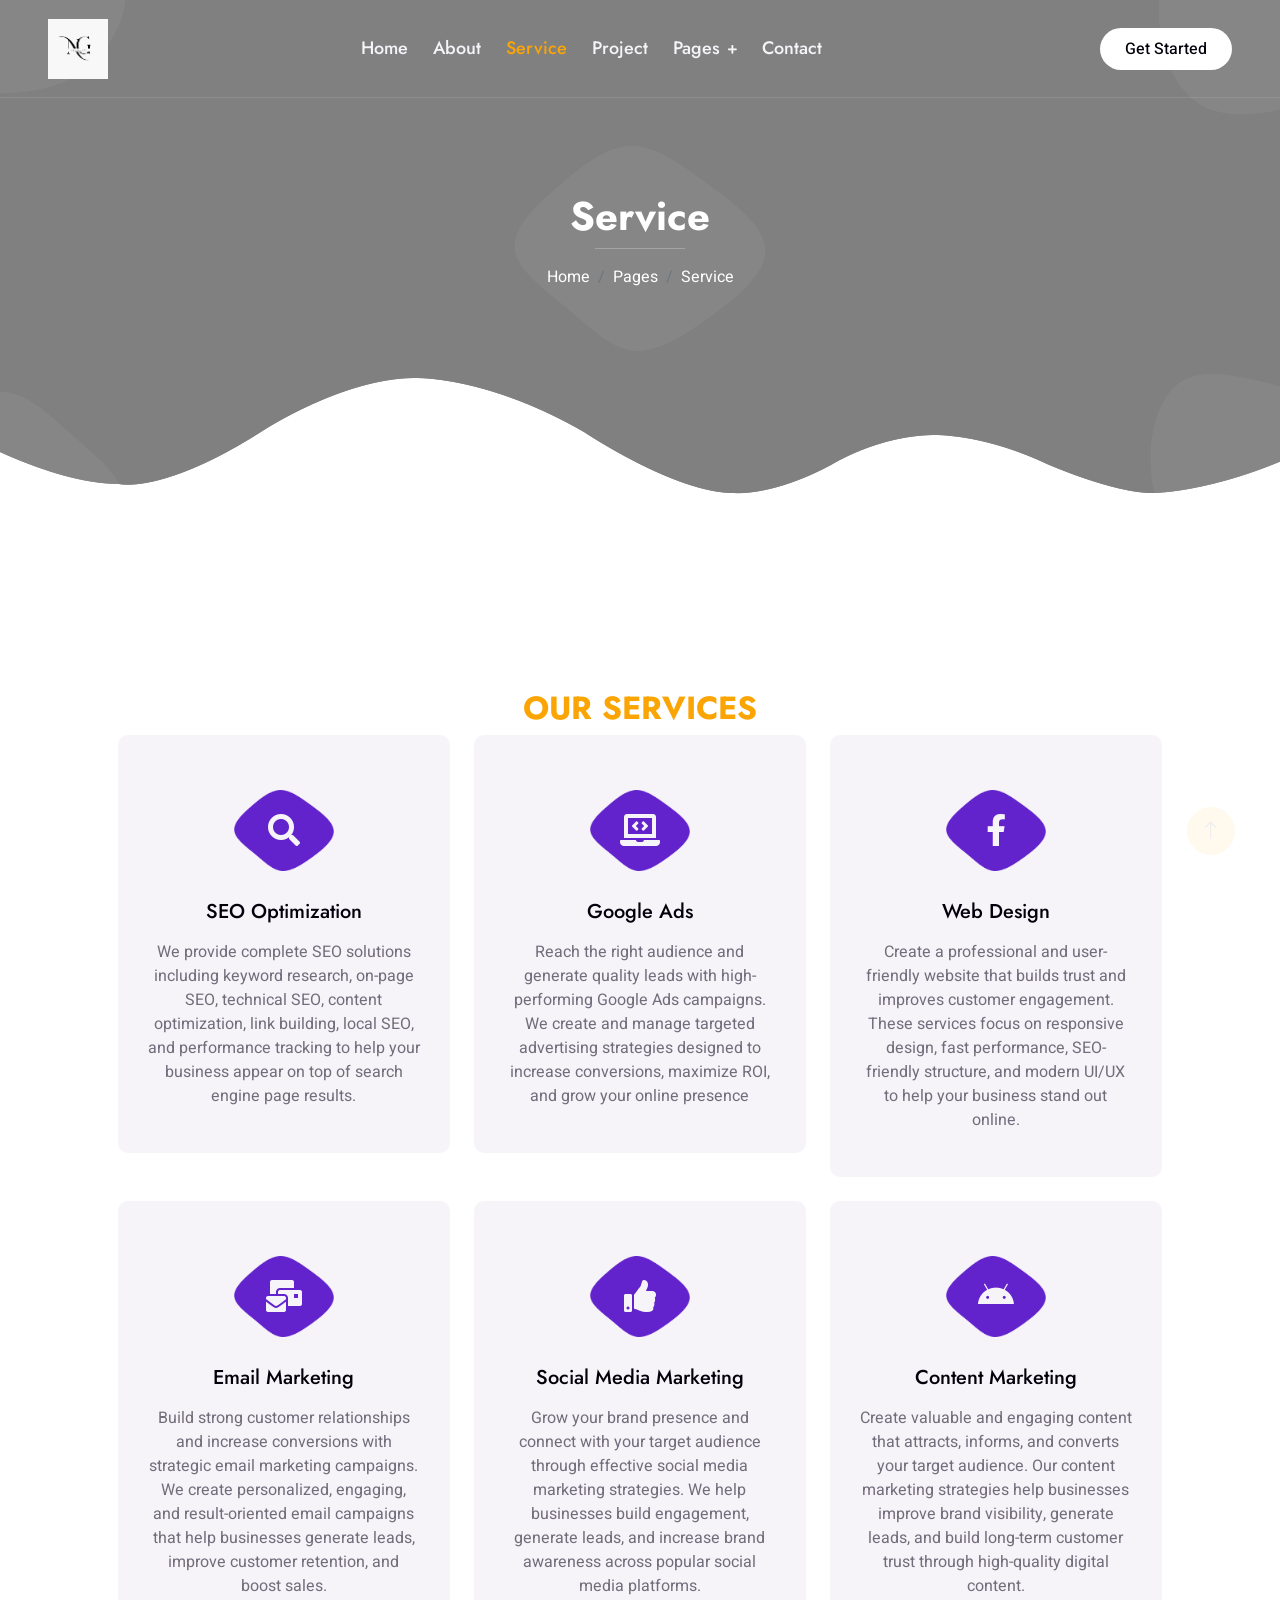
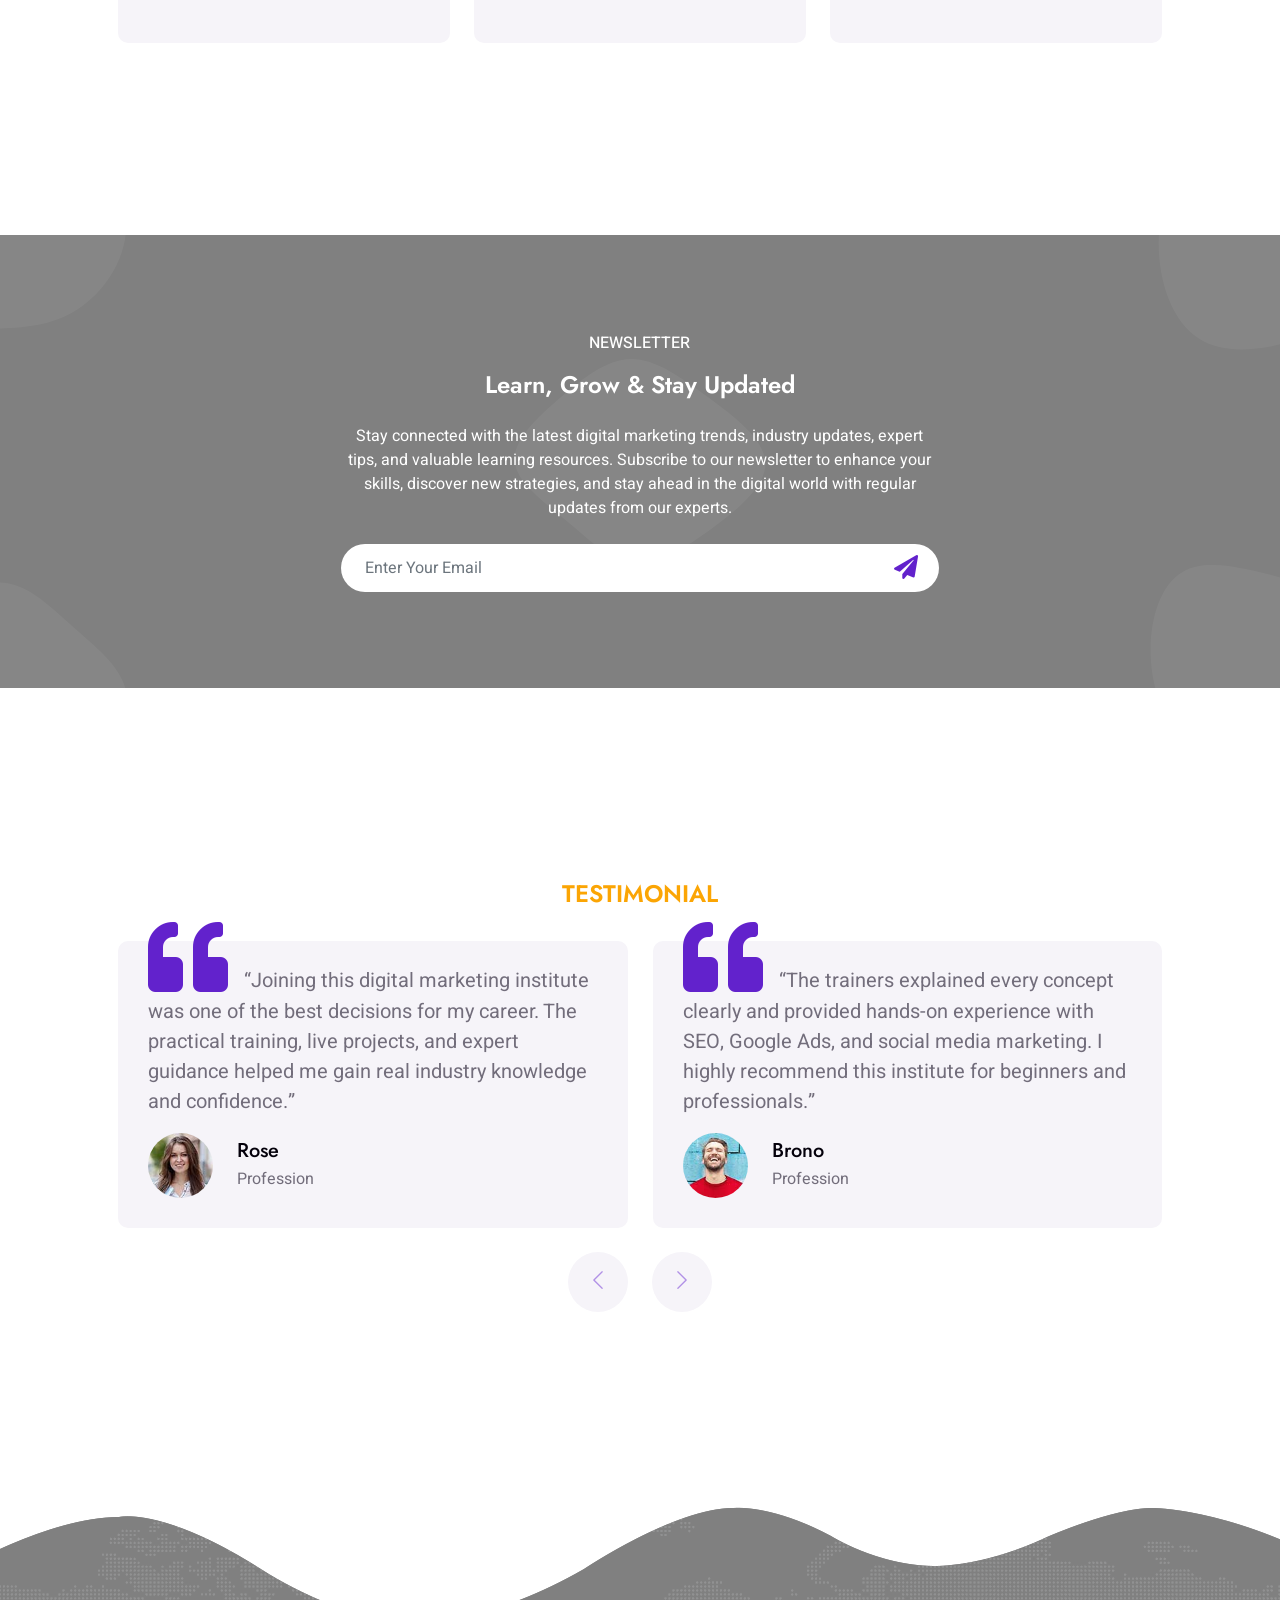
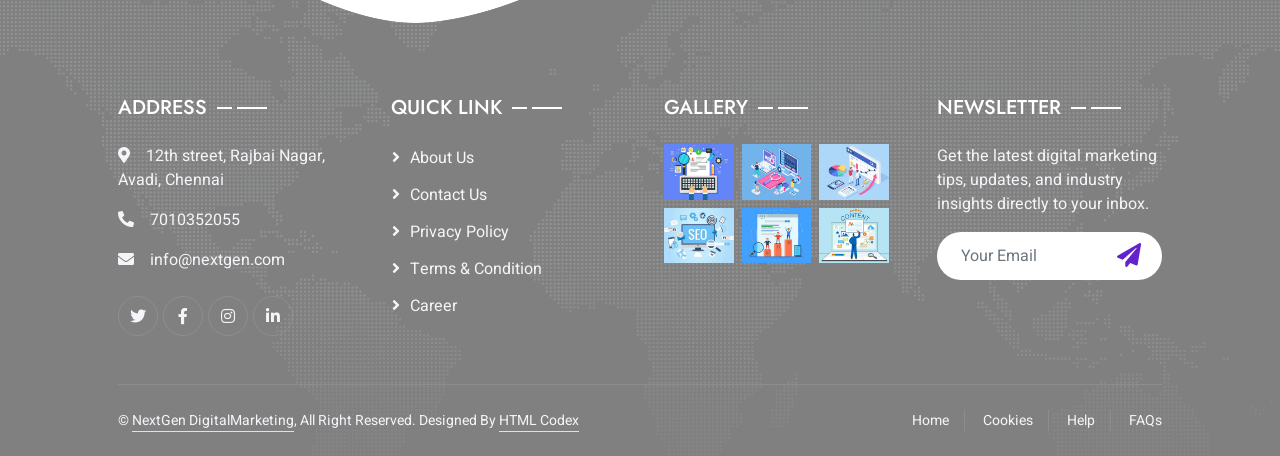
<file: service.html>
<!DOCTYPE html>
<html lang="en">

<head>
    <meta charset="utf-8">
    <title>NextGen Digital Marketing Academy</title>
    <meta content="width=device-width, initial-scale=1.0" name="viewport">
    <meta content="" name="keywords">
    <meta content="" name="description">

    <!-- Favicon -->
    <link href="img/favicon.ico" rel="icon">

    <!-- Google Web Fonts -->
    <link rel="preconnect" href="https://fonts.googleapis.com">
    <link rel="preconnect" href="https://fonts.gstatic.com" crossorigin>
    <link href="https://fonts.googleapis.com/css2?family=Heebo:wght@400;500&family=Jost:wght@500;600;700&display=swap" rel="stylesheet"> 

    <!-- Icon Font Stylesheet -->
    <link href="https://cdnjs.cloudflare.com/ajax/libs/font-awesome/5.10.0/css/all.min.css" rel="stylesheet">
    <link href="https://cdn.jsdelivr.net/npm/bootstrap-icons@1.4.1/font/bootstrap-icons.css" rel="stylesheet">

    <!-- Libraries Stylesheet -->
    <link href="lib/animate/animate.min.css" rel="stylesheet">
    <link href="lib/owlcarousel/assets/owl.carousel.min.css" rel="stylesheet">
    <link href="lib/lightbox/css/lightbox.min.css" rel="stylesheet">

    <!-- Customized Bootstrap Stylesheet -->
    <link href="css/bootstrap.min.css" rel="stylesheet">

    <!-- Template Stylesheet -->
    <link href="css/style.css" rel="stylesheet">
</head>

<body>
    <div class="container-xxl bg-white p-0">
        <!-- Spinner Start -->
        <div id="spinner" class="show bg-white position-fixed translate-middle w-100 vh-100 top-50 start-50 d-flex align-items-center justify-content-center">
            <div class="spinner-grow text-primary" style="width: 3rem; height: 3rem;" role="status">
                <span class="sr-only">Loading...</span>
            </div>
        </div>
        <!-- Spinner End -->


        <!-- Navbar & Hero Start -->
        <div class="container-xxl position-relative p-0">
            <nav class="navbar navbar-expand-lg navbar-light px-4 px-lg-5 py-3 py-lg-0">
                <a href="" class="navbar-brand p-0">
                    <!--<h1 class="m-0">DGital</h1> -->
                     <img src="img/logo.png" alt="Logo">
                </a>
                <button class="navbar-toggler" type="button" data-bs-toggle="collapse" data-bs-target="#navbarCollapse">
                    <span class="fa fa-bars"></span>
                </button>
                <div class="collapse navbar-collapse" id="navbarCollapse">
                    <div class="navbar-nav mx-auto py-0">
                        <a href="index.html" class="nav-item nav-link">Home</a>
                        <a href="about.html" class="nav-item nav-link">About</a>
                        <a href="service.html" class="nav-item nav-link active">Service</a>
                        <a href="project.html" class="nav-item nav-link">Project</a>
                        <div class="nav-item dropdown">
                            <a href="#" class="nav-link dropdown-toggle" data-bs-toggle="dropdown">Pages</a>
                            <div class="dropdown-menu m-0">
                                <a href="team.html" class="dropdown-item">Our Team</a>
                                <a href="testimonial.html" class="dropdown-item">Testimonial</a>
                                <a href="404.html" class="dropdown-item">404 Page</a>
                            </div>
                        </div>
                        <a href="contact.html" class="nav-item nav-link">Contact</a>
                    </div>
                    <a href="" class="btn rounded-pill py-2 px-4 ms-3 d-none d-lg-block">Get Started</a>
                </div>
            </nav>

            <div class="container-xxl py-5 bg-primary hero-header">
                <div class="container my-5 py-5 px-lg-5">
                    <div class="row g-5 py-5">
                        <div class="col-12 text-center">
                            <h1 class="text-white animated slideInDown">Service</h1>
                            <hr class="bg-white mx-auto mt-0" style="width: 90px;">
                            <nav aria-label="breadcrumb">
                                <ol class="breadcrumb justify-content-center">
                                    <li class="breadcrumb-item"><a class="text-white" href="#">Home</a></li>
                                    <li class="breadcrumb-item"><a class="text-white" href="#">Pages</a></li>
                                    <li class="breadcrumb-item text-white active" aria-current="page">Service</li>
                                </ol>
                            </nav>
                        </div>
                    </div>
                </div>
            </div>
        </div>
        <!-- Navbar & Hero End -->


        <!-- Service Start -->
        <div class="container-xxl py-5">
            <div class="container py-5 px-lg-5">
                <div class="wow fadeInUp" data-wow-delay="0.1s">
                    <h2 class="section-title text-secondary justify-content-center">Our Services</h2>
                   <!-- <h3 class="text-center mb-5">What Solutions We Provide</h3>-->
                </div>
                <div class="row g-4">
                    <div class="col-lg-4 col-md-6 wow fadeInUp" data-wow-delay="0.1s">
                        <div class="service-item d-flex flex-column text-center rounded">
                            <div class="service-icon flex-shrink-0">
                                <i class="fa fa-search fa-2x"></i>
                            </div>
                            <h5 class="mb-3">SEO Optimization</h5>
                            <p class="m-0">We provide complete SEO solutions including keyword research, on-page SEO, technical SEO, content optimization, link building, local SEO, and performance tracking to help your business appear on top of search engine page results.</p>
                            <a class="btn btn-square" href=""><i class="fa fa-arrow-right"></i></a>
                        </div>
                    </div>
                    <div class="col-lg-4 col-md-6 wow fadeInUp" data-wow-delay="0.3s">
                        <div class="service-item d-flex flex-column text-center rounded">
                            <div class="service-icon flex-shrink-0">
                                <i class="fa fa-laptop-code fa-2x"></i>
                            </div>
                            <h5 class="mb-3">Google Ads</h5>
                            <p class="m-0">Reach the right audience and generate quality leads with high-performing Google Ads campaigns. We create and manage targeted advertising strategies designed to increase conversions, maximize ROI, and grow your online presence</p>
                            <a class="btn btn-square" href=""><i class="fa fa-arrow-right"></i></a>
                        </div>
                    </div>
                    <div class="col-lg-4 col-md-6 wow fadeInUp" data-wow-delay="0.5s">
                        <div class="service-item d-flex flex-column text-center rounded">
                            <div class="service-icon flex-shrink-0">
                                <i class="fab fa-facebook-f fa-2x"></i>
                            </div>
                            <h5 class="mb-3">Web Design</h5>
                            <p class="m-0">Create a professional and user-friendly website that builds trust and improves customer engagement. These services focus on responsive design, fast performance, SEO-friendly structure, and modern UI/UX to help your business stand out online.</p>
                            <a class="btn btn-square" href=""><i class="fa fa-arrow-right"></i></a>
                        </div>
                    </div>
                    <div class="col-lg-4 col-md-6 wow fadeInUp" data-wow-delay="0.1s">
                        <div class="service-item d-flex flex-column text-center rounded">
                            <div class="service-icon flex-shrink-0">
                                <i class="fa fa-mail-bulk fa-2x"></i>
                            </div>
                            <h5 class="mb-3">Email Marketing</h5>
                            <p class="m-0">Build strong customer relationships and increase conversions with strategic email marketing campaigns. We create personalized, engaging, and result-oriented email campaigns that help businesses generate leads, improve customer retention, and boost sales.</p>
                            <a class="btn btn-square" href=""><i class="fa fa-arrow-right"></i></a>
                        </div>
                    </div>
                    <div class="col-lg-4 col-md-6 wow fadeInUp" data-wow-delay="0.3s">
                        <div class="service-item d-flex flex-column text-center rounded">
                            <div class="service-icon flex-shrink-0">
                                <i class="fa fa-thumbs-up fa-2x"></i>
                            </div>
                            <h5 class="mb-3">Social Media Marketing</h5>
                            <p class="m-0">Grow your brand presence and connect with your target audience through effective social media marketing strategies. We help businesses build engagement, generate leads, and increase brand awareness across popular social media platforms.</p>
                            <a class="btn btn-square" href=""><i class="fa fa-arrow-right"></i></a>
                        </div>
                    </div>
                    <div class="col-lg-4 col-md-6 wow fadeInUp" data-wow-delay="0.5s">
                        <div class="service-item d-flex flex-column text-center rounded">
                            <div class="service-icon flex-shrink-0">
                                <i class="fab fa-android fa-2x"></i>
                            </div>
                            <h5 class="mb-3">Content Marketing</h5>
                            <p class="m-0">Create valuable and engaging content that attracts, informs, and converts your target audience. Our content marketing strategies help businesses improve brand visibility, generate leads, and build long-term customer trust through high-quality digital content.</p>
                            <a class="btn btn-square" href=""><i class="fa fa-arrow-right"></i></a>
                        </div>
                    </div>
                </div>
            </div>
        </div>
        <!-- Service End -->


        <!-- Newsletter Start -->
        <div class="container-xxl bg-primary newsletter py-5 wow fadeInUp" data-wow-delay="0.1s">
            <div class="container py-5 px-lg-5">
                <div class="row justify-content-center">
                    <div class="col-lg-7 text-center">
                        <p class="section-title text-white justify-content-center">Newsletter</p>
                        <h4 class="text-center text-white mb-4">Learn, Grow & Stay Updated</h4>
                        <p class="text-white mb-4">Stay connected with the latest digital marketing trends, industry updates, expert tips, and valuable learning resources. Subscribe to our newsletter to enhance your skills, discover new strategies, and stay ahead in the digital world with regular updates from our experts.</p>
                        <div class="position-relative w-100 mt-3">
                            <input class="form-control border-0 rounded-pill w-100 ps-4 pe-5" type="text" placeholder="Enter Your Email" style="height: 48px;">
                            <button type="button" class="btn shadow-none position-absolute top-0 end-0 mt-1 me-2"><i class="fa fa-paper-plane text-primary fs-4"></i></button>
                        </div>
                    </div>
                </div>
            </div>
        </div>
        <!-- Newsletter End -->


        <!-- Testimonial Start -->
        <div class="container-xxl py-5 wow fadeInUp" data-wow-delay="0.1s">
            <div class="container py-5 px-lg-5">
                <h4 class="section-title text-secondary justify-content-center">Testimonial</h4>
                <!--<h5 class="text-center mb-5">What Say Our Clients!</h5>-->
                <div class="owl-carousel testimonial-carousel">
                    <div class="testimonial-item bg-light rounded my-4">
                        <p class="fs-5"><i class="fa fa-quote-left fa-4x text-primary mt-n4 me-3"></i>“Joining this digital marketing institute was one of the best decisions for my career. The practical training, live projects, and expert guidance helped me gain real industry knowledge and confidence.”</p>
                        <div class="d-flex align-items-center">
                            <img class="img-fluid flex-shrink-0 rounded-circle" src="img/testimonial-1.jpg" style="width: 65px; height: 65px;">
                            <div class="ps-4">
                                <h5 class="mb-1">Rose</h5>
                                <span>Profession</span>
                            </div>
                        </div>
                    </div>
                    <div class="testimonial-item bg-light rounded my-4">
                        <p class="fs-5"><i class="fa fa-quote-left fa-4x text-primary mt-n4 me-3"></i>“The trainers explained every concept clearly and provided hands-on experience with SEO, Google Ads, and social media marketing. I highly recommend this institute for beginners and professionals.”</p>
                        <div class="d-flex align-items-center">
                            <img class="img-fluid flex-shrink-0 rounded-circle" src="img/testimonial-2.jpg" style="width: 65px; height: 65px;">
                            <div class="ps-4">
                                <h5 class="mb-1">Brono</h5>
                                <span>Profession</span>
                            </div>
                        </div>
                    </div>
                    <div class="testimonial-item bg-light rounded my-4">
                        <p class="fs-5"><i class="fa fa-quote-left fa-4x text-primary mt-n4 me-3"></i>“I learned advanced digital marketing strategies with real-time projects and placement support. The learning environment was professional, friendly, and highly informative.”</p>
                        <div class="d-flex align-items-center">
                            <img class="img-fluid flex-shrink-0 rounded-circle" src="img/testimonial-3.jpg" style="width: 65px; height: 65px;">
                            <div class="ps-4">
                                <h5 class="mb-1">John</h5>
                                <span>Profession</span>
                            </div>
                        </div>
                    </div>
                </div>
            </div>
        </div>
        <!-- Testimonial End -->
        

        <!-- Footer Start -->
        <div class="container-fluid bg-primary text-light footer wow fadeIn" data-wow-delay="0.1s">
            <div class="container py-5 px-lg-5">
                <div class="row g-5">
                    <div class="col-md-6 col-lg-3">
                        <p class="section-title text-white h5 mb-4">Address<span></span></p>
                        <p><i class="fa fa-map-marker-alt me-3"></i>12th street, Rajbai Nagar, Avadi, Chennai</p>
                        <p><i class="fa fa-phone-alt me-3"></i>7010352055</p>
                        <p><i class="fa fa-envelope me-3"></i>info@nextgen.com</p>
                        <div class="d-flex pt-2">
                            <a class="btn btn-outline-light btn-social" href=""><i class="fab fa-twitter"></i></a>
                            <a class="btn btn-outline-light btn-social" href=""><i class="fab fa-facebook-f"></i></a>
                            <a class="btn btn-outline-light btn-social" href=""><i class="fab fa-instagram"></i></a>
                            <a class="btn btn-outline-light btn-social" href=""><i class="fab fa-linkedin-in"></i></a>
                        </div>
                    </div>
                    <div class="col-md-6 col-lg-3">
                        <p class="section-title text-white h5 mb-4">Quick Link<span></span></p>
                        <a class="btn btn-link" href="">About Us</a>
                        <a class="btn btn-link" href="">Contact Us</a>
                        <a class="btn btn-link" href="">Privacy Policy</a>
                        <a class="btn btn-link" href="">Terms & Condition</a>
                        <a class="btn btn-link" href="">Career</a>
                    </div>
                    <div class="col-md-6 col-lg-3">
                        <p class="section-title text-white h5 mb-4">Gallery<span></span></p>
                        <div class="row g-2">
                            <div class="col-4">
                                <img class="img-fluid" src="img/portfolio-1.jpg" alt="Image">
                            </div>
                            <div class="col-4">
                                <img class="img-fluid" src="img/portfolio-2.jpg" alt="Image">
                            </div>
                            <div class="col-4">
                                <img class="img-fluid" src="img/portfolio-3.jpg" alt="Image">
                            </div>
                            <div class="col-4">
                                <img class="img-fluid" src="img/portfolio-4.jpg" alt="Image">
                            </div>
                            <div class="col-4">
                                <img class="img-fluid" src="img/portfolio-5.jpg" alt="Image">
                            </div>
                            <div class="col-4">
                                <img class="img-fluid" src="img/portfolio-6.jpg" alt="Image">
                            </div>
                        </div>
                    </div>
                    <div class="col-md-6 col-lg-3">
                        <p class="section-title text-white h5 mb-4">Newsletter<span></span></p>
                        <p>Get the latest digital marketing tips, updates, and industry insights directly to your inbox.</p>
                        <div class="position-relative w-100 mt-3">
                            <input class="form-control border-0 rounded-pill w-100 ps-4 pe-5" type="text" placeholder="Your Email" style="height: 48px;">
                            <button type="button" class="btn shadow-none position-absolute top-0 end-0 mt-1 me-2"><i class="fa fa-paper-plane text-primary fs-4"></i></button>
                        </div>
                    </div>
                </div>
            </div>
            <div class="container px-lg-5">
                <div class="copyright">
                    <div class="row">
                        <div class="col-md-6 text-center text-md-start mb-3 mb-md-0">
                            &copy; <a class="border-bottom" href="#">NextGen DigitalMarketing</a>, All Right Reserved. 
							
							<!--/*** This template is free as long as you keep the footer author’s credit link/attribution link/backlink. If you'd like to use the template without the footer author’s credit link/attribution link/backlink, you can purchase the Credit Removal License from "https://htmlcodex.com/credit-removal". Thank you for your support. ***/-->
							Designed By <a class="border-bottom" href="https://htmlcodex.com">HTML Codex</a>
                        </div>
                        <div class="col-md-6 text-center text-md-end">
                            <div class="footer-menu">
                                <a href="">Home</a>
                                <a href="">Cookies</a>
                                <a href="">Help</a>
                                <a href="">FAQs</a>
                            </div>
                        </div>
                    </div>
                </div>
            </div>
        </div>
        <!-- Footer End -->


        <!-- Back to Top -->
        <a href="#" class="btn btn-lg btn-secondary btn-lg-square back-to-top"><i class="bi bi-arrow-up"></i></a>
    </div>

    <!-- JavaScript Libraries -->
    <script src="https://code.jquery.com/jquery-3.4.1.min.js"></script>
    <script src="https://cdn.jsdelivr.net/npm/bootstrap@5.0.0/dist/js/bootstrap.bundle.min.js"></script>
    <script src="lib/wow/wow.min.js"></script>
    <script src="lib/easing/easing.min.js"></script>
    <script src="lib/waypoints/waypoints.min.js"></script>
    <script src="lib/counterup/counterup.min.js"></script>
    <script src="lib/owlcarousel/owl.carousel.min.js"></script>
    <script src="lib/isotope/isotope.pkgd.min.js"></script>
    <script src="lib/lightbox/js/lightbox.min.js"></script>

    <!-- Template Javascript -->
    <script src="js/main.js"></script>
</body>

</html>
</file>
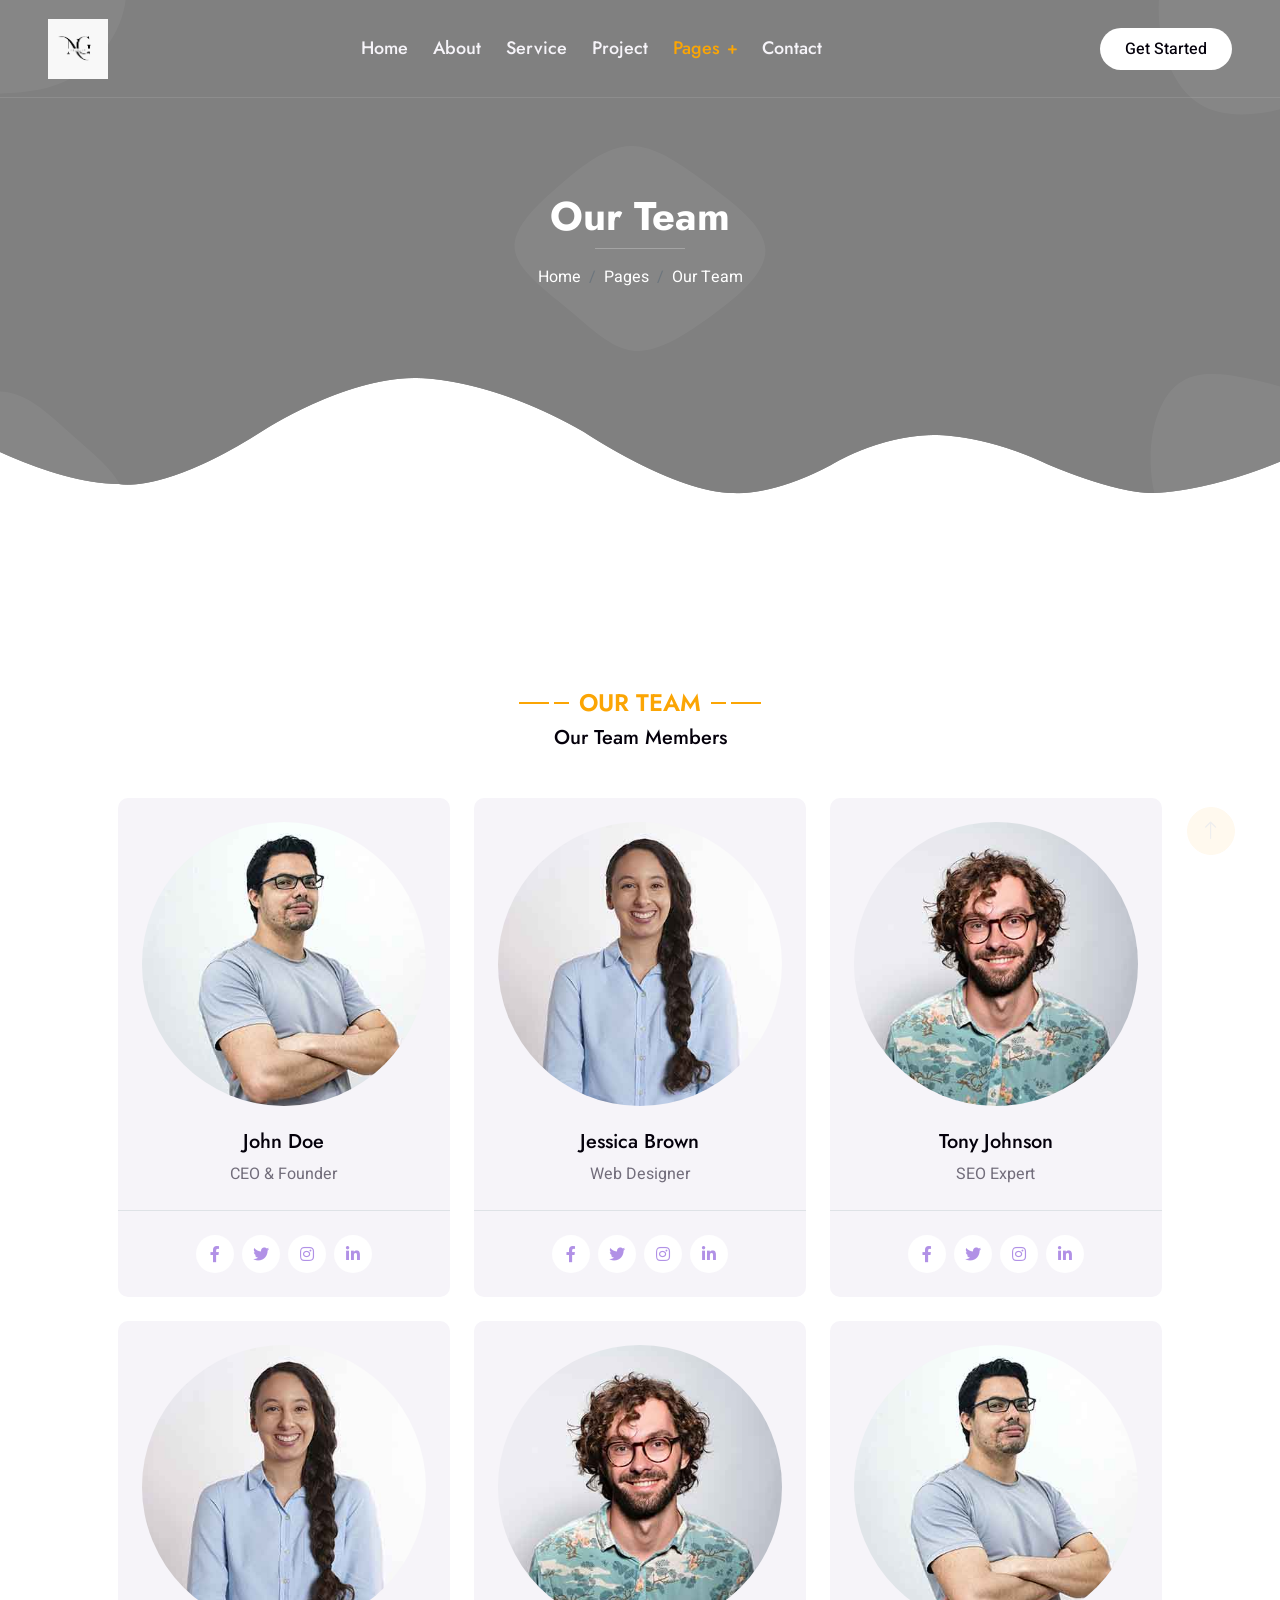
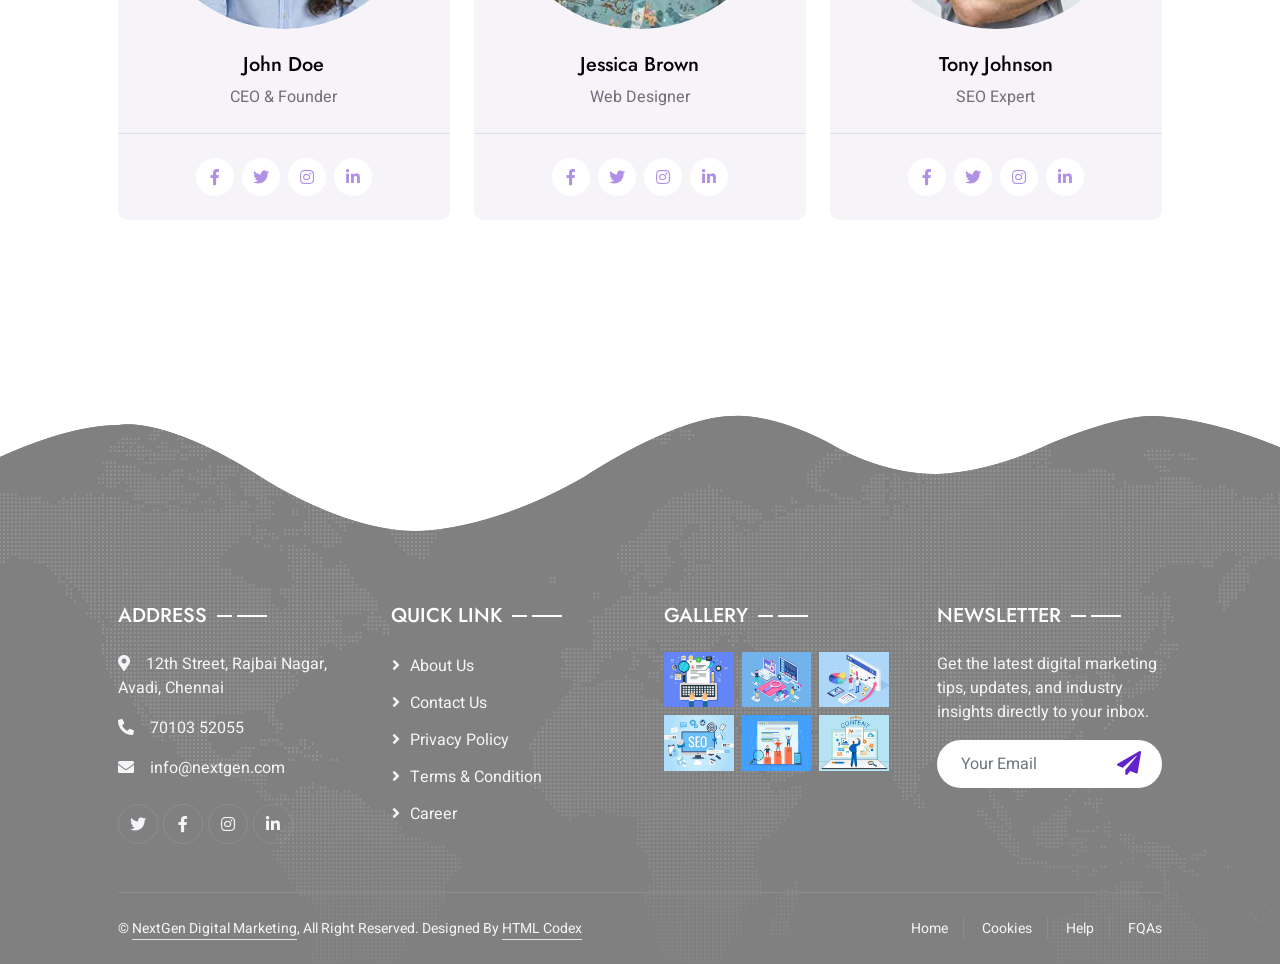
<file: team.html>
<!DOCTYPE html>
<html lang="en">

<head>
    <meta charset="utf-8">
    <title>NextGen Digital Marketing Academy</title>
    <meta content="width=device-width, initial-scale=1.0" name="viewport">
    <meta content="" name="keywords">
    <meta content="" name="description">

    <!-- Favicon -->
    <link href="img/favicon.ico" rel="icon">

    <!-- Google Web Fonts -->
    <link rel="preconnect" href="https://fonts.googleapis.com">
    <link rel="preconnect" href="https://fonts.gstatic.com" crossorigin>
    <link href="https://fonts.googleapis.com/css2?family=Heebo:wght@400;500&family=Jost:wght@500;600;700&display=swap" rel="stylesheet"> 

    <!-- Icon Font Stylesheet -->
    <link href="https://cdnjs.cloudflare.com/ajax/libs/font-awesome/5.10.0/css/all.min.css" rel="stylesheet">
    <link href="https://cdn.jsdelivr.net/npm/bootstrap-icons@1.4.1/font/bootstrap-icons.css" rel="stylesheet">

    <!-- Libraries Stylesheet -->
    <link href="lib/animate/animate.min.css" rel="stylesheet">
    <link href="lib/owlcarousel/assets/owl.carousel.min.css" rel="stylesheet">
    <link href="lib/lightbox/css/lightbox.min.css" rel="stylesheet">

    <!-- Customized Bootstrap Stylesheet -->
    <link href="css/bootstrap.min.css" rel="stylesheet">

    <!-- Template Stylesheet -->
    <link href="css/style.css" rel="stylesheet">
</head>

<body>
    <div class="container-xxl bg-white p-0">
        <!-- Spinner Start -->
        <div id="spinner" class="show bg-white position-fixed translate-middle w-100 vh-100 top-50 start-50 d-flex align-items-center justify-content-center">
            <div class="spinner-grow text-primary" style="width: 3rem; height: 3rem;" role="status">
                <span class="sr-only">Loading...</span>
            </div>
        </div>
        <!-- Spinner End -->


        <!-- Navbar & Hero Start -->
        <div class="container-xxl position-relative p-0">
            <nav class="navbar navbar-expand-lg navbar-light px-4 px-lg-5 py-3 py-lg-0">
                <a href="" class="navbar-brand p-0">
                    <!--<h1 class="m-0">DGital</h1>-->
                    <img src="img/logo.png" alt="Logo">
                </a>
                <button class="navbar-toggler" type="button" data-bs-toggle="collapse" data-bs-target="#navbarCollapse">
                    <span class="fa fa-bars"></span>
                </button>
                <div class="collapse navbar-collapse" id="navbarCollapse">
                    <div class="navbar-nav mx-auto py-0">
                        <a href="index.html" class="nav-item nav-link">Home</a>
                        <a href="about.html" class="nav-item nav-link">About</a>
                        <a href="service.html" class="nav-item nav-link">Service</a>
                        <a href="project.html" class="nav-item nav-link">Project</a>
                        <div class="nav-item dropdown">
                            <a href="#" class="nav-link dropdown-toggle active" data-bs-toggle="dropdown">Pages</a>
                            <div class="dropdown-menu m-0">
                                <a href="team.html" class="dropdown-item active">Our Team</a>
                                <a href="testimonial.html" class="dropdown-item">Testimonial</a>
                                <a href="404.html" class="dropdown-item">404 Page</a>
                            </div>
                        </div>
                        <a href="contact.html" class="nav-item nav-link">Contact</a>
                    </div>
                    <a href="" class="btn rounded-pill py-2 px-4 ms-3 d-none d-lg-block">Get Started</a>
                </div>
            </nav>

            <div class="container-xxl py-5 bg-primary hero-header">
                <div class="container my-5 py-5 px-lg-5">
                    <div class="row g-5 py-5">
                        <div class="col-12 text-center">
                            <h1 class="text-white animated slideInDown">Our Team</h1>
                            <hr class="bg-white mx-auto mt-0" style="width: 90px;">
                            <nav aria-label="breadcrumb">
                                <ol class="breadcrumb justify-content-center">
                                    <li class="breadcrumb-item"><a class="text-white" href="#">Home</a></li>
                                    <li class="breadcrumb-item"><a class="text-white" href="#">Pages</a></li>
                                    <li class="breadcrumb-item text-white active" aria-current="page">Our Team</li>
                                </ol>
                            </nav>
                        </div>
                    </div>
                </div>
            </div>
        </div>
        <!-- Navbar & Hero End -->
        

        <!-- Team Start -->
        <div class="container-xxl py-5">
            <div class="container py-5 px-lg-5">
                <div class="wow fadeInUp" data-wow-delay="0.1s">
                    <h4 class="section-title text-secondary justify-content-center"><span></span>Our Team<span></span></h4>
                    <h5 class="text-center mb-5">Our Team Members</h5>
                </div>
                <div class="row g-4">
                    <div class="col-lg-4 col-md-6 wow fadeInUp" data-wow-delay="0.1s">
                        <div class="team-item bg-light rounded">
                            <div class="text-center border-bottom p-4">
                                <img class="img-fluid rounded-circle mb-4" src="img/team-1.jpg" alt="">
                                <h5>John Doe</h5>
                                <span>CEO & Founder</span>
                            </div>
                            <div class="d-flex justify-content-center p-4">
                                <a class="btn btn-square mx-1" href=""><i class="fab fa-facebook-f"></i></a>
                                <a class="btn btn-square mx-1" href=""><i class="fab fa-twitter"></i></a>
                                <a class="btn btn-square mx-1" href=""><i class="fab fa-instagram"></i></a>
                                <a class="btn btn-square mx-1" href=""><i class="fab fa-linkedin-in"></i></a>
                            </div>
                        </div>
                    </div>
                    <div class="col-lg-4 col-md-6 wow fadeInUp" data-wow-delay="0.3s">
                        <div class="team-item bg-light rounded">
                            <div class="text-center border-bottom p-4">
                                <img class="img-fluid rounded-circle mb-4" src="img/team-2.jpg" alt="">
                                <h5>Jessica Brown</h5>
                                <span>Web Designer</span>
                            </div>
                            <div class="d-flex justify-content-center p-4">
                                <a class="btn btn-square mx-1" href=""><i class="fab fa-facebook-f"></i></a>
                                <a class="btn btn-square mx-1" href=""><i class="fab fa-twitter"></i></a>
                                <a class="btn btn-square mx-1" href=""><i class="fab fa-instagram"></i></a>
                                <a class="btn btn-square mx-1" href=""><i class="fab fa-linkedin-in"></i></a>
                            </div>
                        </div>
                    </div>
                    <div class="col-lg-4 col-md-6 wow fadeInUp" data-wow-delay="0.5s">
                        <div class="team-item bg-light rounded">
                            <div class="text-center border-bottom p-4">
                                <img class="img-fluid rounded-circle mb-4" src="img/team-3.jpg" alt="">
                                <h5>Tony Johnson</h5>
                                <span>SEO Expert</span>
                            </div>
                            <div class="d-flex justify-content-center p-4">
                                <a class="btn btn-square mx-1" href=""><i class="fab fa-facebook-f"></i></a>
                                <a class="btn btn-square mx-1" href=""><i class="fab fa-twitter"></i></a>
                                <a class="btn btn-square mx-1" href=""><i class="fab fa-instagram"></i></a>
                                <a class="btn btn-square mx-1" href=""><i class="fab fa-linkedin-in"></i></a>
                            </div>
                        </div>
                    </div>
                    <div class="col-lg-4 col-md-6 wow fadeInUp" data-wow-delay="0.1s">
                        <div class="team-item bg-light rounded">
                            <div class="text-center border-bottom p-4">
                                <img class="img-fluid rounded-circle mb-4" src="img/team-2.jpg" alt="">
                                <h5>John Doe</h5>
                                <span>CEO & Founder</span>
                            </div>
                            <div class="d-flex justify-content-center p-4">
                                <a class="btn btn-square mx-1" href=""><i class="fab fa-facebook-f"></i></a>
                                <a class="btn btn-square mx-1" href=""><i class="fab fa-twitter"></i></a>
                                <a class="btn btn-square mx-1" href=""><i class="fab fa-instagram"></i></a>
                                <a class="btn btn-square mx-1" href=""><i class="fab fa-linkedin-in"></i></a>
                            </div>
                        </div>
                    </div>
                    <div class="col-lg-4 col-md-6 wow fadeInUp" data-wow-delay="0.3s">
                        <div class="team-item bg-light rounded">
                            <div class="text-center border-bottom p-4">
                                <img class="img-fluid rounded-circle mb-4" src="img/team-3.jpg" alt="">
                                <h5>Jessica Brown</h5>
                                <span>Web Designer</span>
                            </div>
                            <div class="d-flex justify-content-center p-4">
                                <a class="btn btn-square mx-1" href=""><i class="fab fa-facebook-f"></i></a>
                                <a class="btn btn-square mx-1" href=""><i class="fab fa-twitter"></i></a>
                                <a class="btn btn-square mx-1" href=""><i class="fab fa-instagram"></i></a>
                                <a class="btn btn-square mx-1" href=""><i class="fab fa-linkedin-in"></i></a>
                            </div>
                        </div>
                    </div>
                    <div class="col-lg-4 col-md-6 wow fadeInUp" data-wow-delay="0.5s">
                        <div class="team-item bg-light rounded">
                            <div class="text-center border-bottom p-4">
                                <img class="img-fluid rounded-circle mb-4" src="img/team-1.jpg" alt="">
                                <h5>Tony Johnson</h5>
                                <span>SEO Expert</span>
                            </div>
                            <div class="d-flex justify-content-center p-4">
                                <a class="btn btn-square mx-1" href=""><i class="fab fa-facebook-f"></i></a>
                                <a class="btn btn-square mx-1" href=""><i class="fab fa-twitter"></i></a>
                                <a class="btn btn-square mx-1" href=""><i class="fab fa-instagram"></i></a>
                                <a class="btn btn-square mx-1" href=""><i class="fab fa-linkedin-in"></i></a>
                            </div>
                        </div>
                    </div>
                </div>
            </div>
        </div>
        <!-- Team End -->
        

        <!-- Footer Start -->
        <div class="container-fluid bg-primary text-light footer wow fadeIn" data-wow-delay="0.1s">
            <div class="container py-5 px-lg-5">
                <div class="row g-5">
                    <div class="col-md-6 col-lg-3">
                        <p class="section-title text-white h5 mb-4">Address<span></span></p>
                        <p><i class="fa fa-map-marker-alt me-3"></i>12th Street, Rajbai Nagar, Avadi, Chennai</p>
                        <p><i class="fa fa-phone-alt me-3"></i>70103 52055</p>
                        <p><i class="fa fa-envelope me-3"></i>info@nextgen.com</p>
                        <div class="d-flex pt-2">
                            <a class="btn btn-outline-light btn-social" href=""><i class="fab fa-twitter"></i></a>
                            <a class="btn btn-outline-light btn-social" href=""><i class="fab fa-facebook-f"></i></a>
                            <a class="btn btn-outline-light btn-social" href=""><i class="fab fa-instagram"></i></a>
                            <a class="btn btn-outline-light btn-social" href=""><i class="fab fa-linkedin-in"></i></a>
                        </div>
                    </div>
                    <div class="col-md-6 col-lg-3">
                        <p class="section-title text-white h5 mb-4">Quick Link<span></span></p>
                        <a class="btn btn-link" href="">About Us</a>
                        <a class="btn btn-link" href="">Contact Us</a>
                        <a class="btn btn-link" href="">Privacy Policy</a>
                        <a class="btn btn-link" href="">Terms & Condition</a>
                        <a class="btn btn-link" href="">Career</a>
                    </div>
                    <div class="col-md-6 col-lg-3">
                        <p class="section-title text-white h5 mb-4">Gallery<span></span></p>
                        <div class="row g-2">
                            <div class="col-4">
                                <img class="img-fluid" src="img/portfolio-1.jpg" alt="Image">
                            </div>
                            <div class="col-4">
                                <img class="img-fluid" src="img/portfolio-2.jpg" alt="Image">
                            </div>
                            <div class="col-4">
                                <img class="img-fluid" src="img/portfolio-3.jpg" alt="Image">
                            </div>
                            <div class="col-4">
                                <img class="img-fluid" src="img/portfolio-4.jpg" alt="Image">
                            </div>
                            <div class="col-4">
                                <img class="img-fluid" src="img/portfolio-5.jpg" alt="Image">
                            </div>
                            <div class="col-4">
                                <img class="img-fluid" src="img/portfolio-6.jpg" alt="Image">
                            </div>
                        </div>
                    </div>
                    <div class="col-md-6 col-lg-3">
                        <p class="section-title text-white h5 mb-4">Newsletter<span></span></p>
                        <p>Get the latest digital marketing tips, updates, and industry insights directly to your inbox.</p>
                        <div class="position-relative w-100 mt-3">
                            <input class="form-control border-0 rounded-pill w-100 ps-4 pe-5" type="text" placeholder="Your Email" style="height: 48px;">
                            <button type="button" class="btn shadow-none position-absolute top-0 end-0 mt-1 me-2"><i class="fa fa-paper-plane text-primary fs-4"></i></button>
                        </div>
                    </div>
                </div>
            </div>
            <div class="container px-lg-5">
                <div class="copyright">
                    <div class="row">
                        <div class="col-md-6 text-center text-md-start mb-3 mb-md-0">
                            &copy; <a class="border-bottom" href="#">NextGen Digital Marketing</a>, All Right Reserved. 
							
							<!--/*** This template is free as long as you keep the footer author’s credit link/attribution link/backlink. If you'd like to use the template without the footer author’s credit link/attribution link/backlink, you can purchase the Credit Removal License from "https://htmlcodex.com/credit-removal". Thank you for your support. ***/-->
							Designed By <a class="border-bottom" href="https://htmlcodex.com">HTML Codex</a>
                        </div>
                        <div class="col-md-6 text-center text-md-end">
                            <div class="footer-menu">
                                <a href="">Home</a>
                                <a href="">Cookies</a>
                                <a href="">Help</a>
                                <a href="">FQAs</a>
                            </div>
                        </div>
                    </div>
                </div>
            </div>
        </div>
        <!-- Footer End -->


        <!-- Back to Top -->
        <a href="#" class="btn btn-lg btn-secondary btn-lg-square back-to-top"><i class="bi bi-arrow-up"></i></a>
    </div>

    <!-- JavaScript Libraries -->
    <script src="https://code.jquery.com/jquery-3.4.1.min.js"></script>
    <script src="https://cdn.jsdelivr.net/npm/bootstrap@5.0.0/dist/js/bootstrap.bundle.min.js"></script>
    <script src="lib/wow/wow.min.js"></script>
    <script src="lib/easing/easing.min.js"></script>
    <script src="lib/waypoints/waypoints.min.js"></script>
    <script src="lib/counterup/counterup.min.js"></script>
    <script src="lib/owlcarousel/owl.carousel.min.js"></script>
    <script src="lib/isotope/isotope.pkgd.min.js"></script>
    <script src="lib/lightbox/js/lightbox.min.js"></script>

    <!-- Template Javascript -->
    <script src="js/main.js"></script>
</body>

</html>
</file>
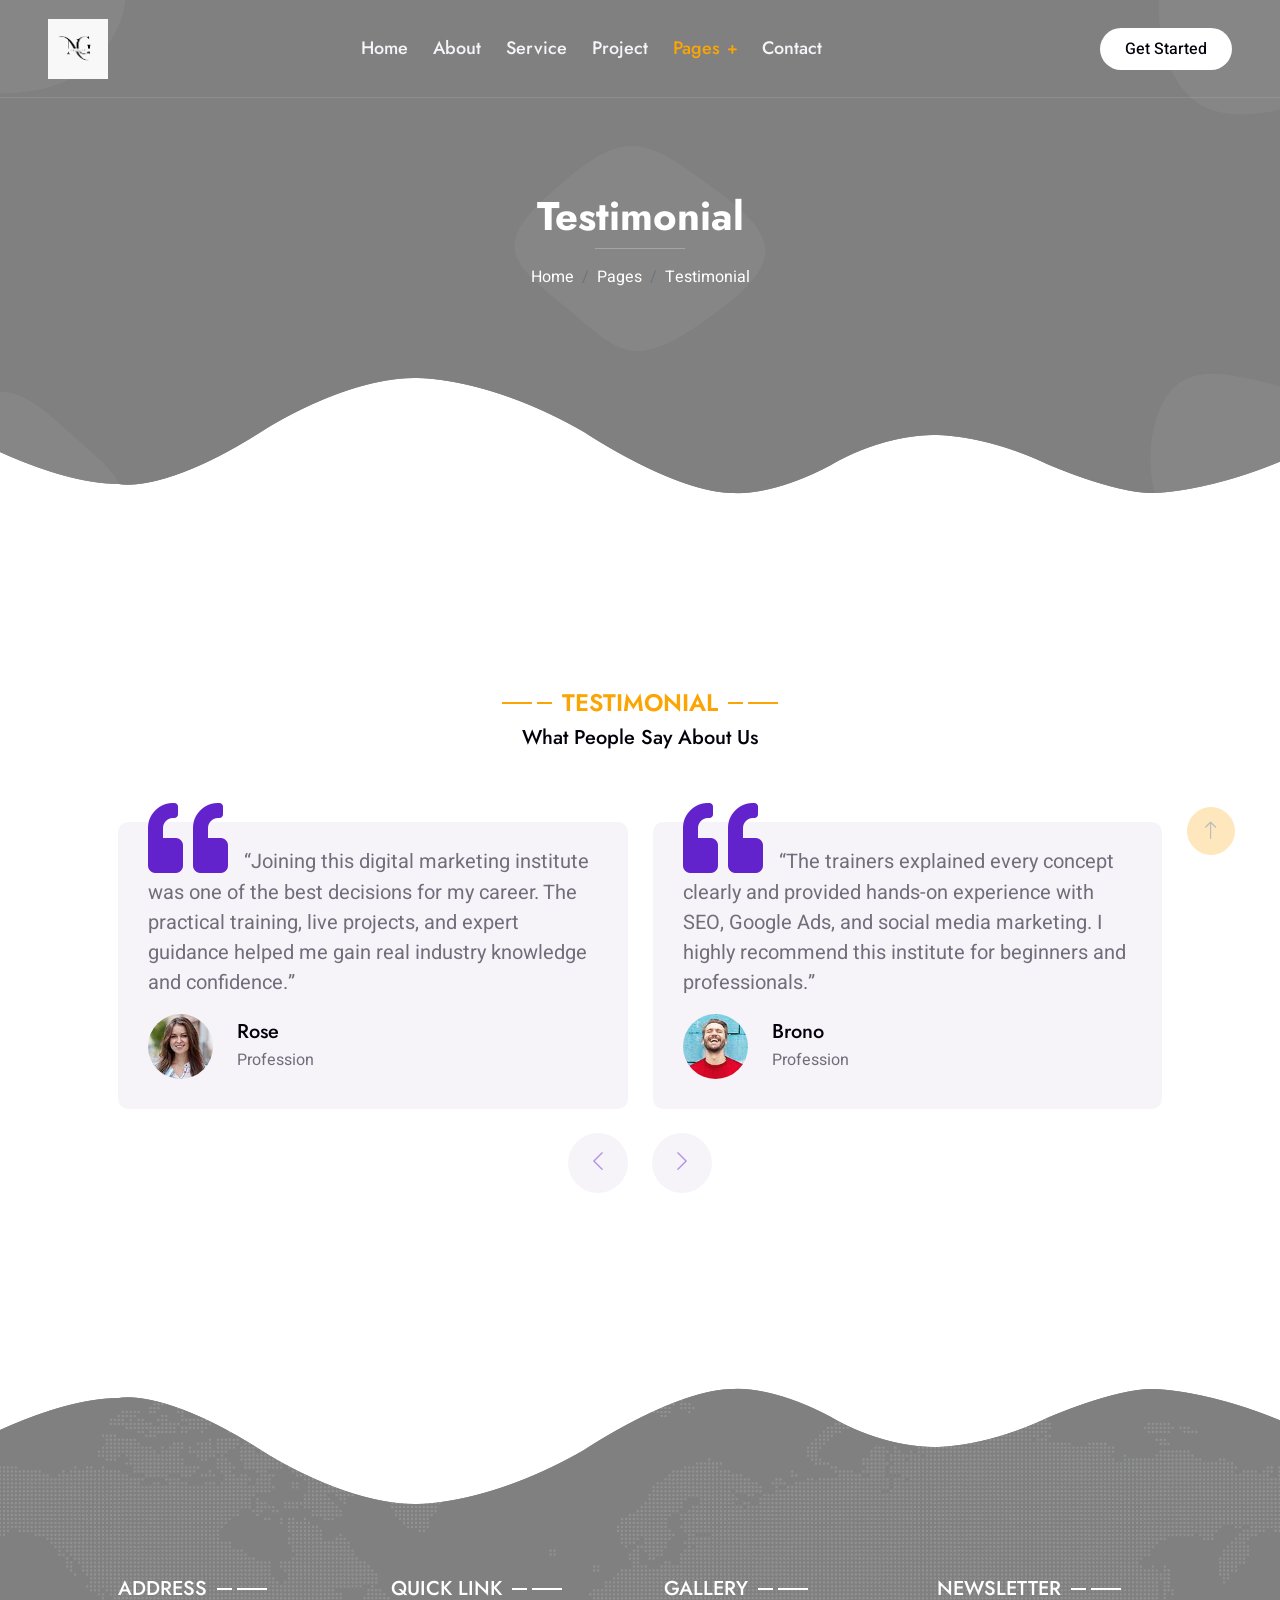
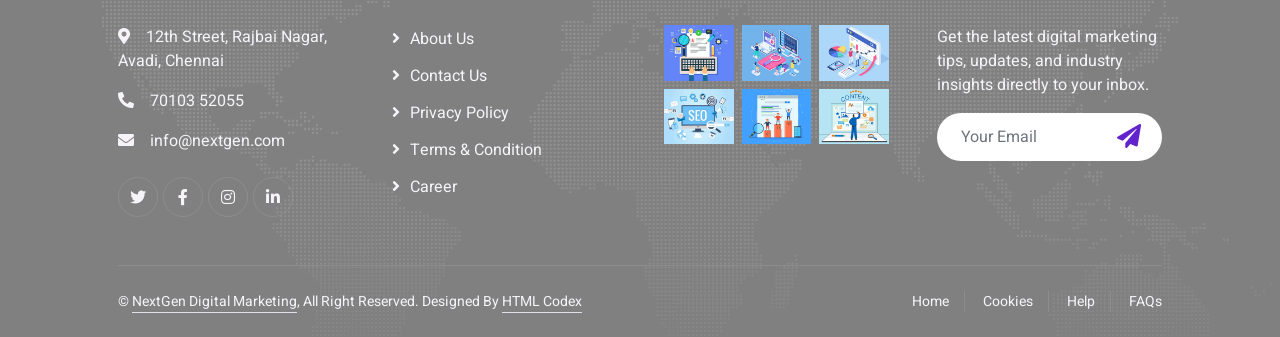
<file: testimonial.html>
<!DOCTYPE html>
<html lang="en">

<head>
    <meta charset="utf-8">
    <title>NextGen Digital Marketing Academy</title>
    <meta content="width=device-width, initial-scale=1.0" name="viewport">
    <meta content="" name="keywords">
    <meta content="" name="description">

    <!-- Favicon -->
    <link href="img/favicon.ico" rel="icon">

    <!-- Google Web Fonts -->
    <link rel="preconnect" href="https://fonts.googleapis.com">
    <link rel="preconnect" href="https://fonts.gstatic.com" crossorigin>
    <link href="https://fonts.googleapis.com/css2?family=Heebo:wght@400;500&family=Jost:wght@500;600;700&display=swap" rel="stylesheet"> 

    <!-- Icon Font Stylesheet -->
    <link href="https://cdnjs.cloudflare.com/ajax/libs/font-awesome/5.10.0/css/all.min.css" rel="stylesheet">
    <link href="https://cdn.jsdelivr.net/npm/bootstrap-icons@1.4.1/font/bootstrap-icons.css" rel="stylesheet">

    <!-- Libraries Stylesheet -->
    <link href="lib/animate/animate.min.css" rel="stylesheet">
    <link href="lib/owlcarousel/assets/owl.carousel.min.css" rel="stylesheet">
    <link href="lib/lightbox/css/lightbox.min.css" rel="stylesheet">

    <!-- Customized Bootstrap Stylesheet -->
    <link href="css/bootstrap.min.css" rel="stylesheet">

    <!-- Template Stylesheet -->
    <link href="css/style.css" rel="stylesheet">
</head>

<body>
    <div class="container-xxl bg-white p-0">
        <!-- Spinner Start -->
        <div id="spinner" class="show bg-white position-fixed translate-middle w-100 vh-100 top-50 start-50 d-flex align-items-center justify-content-center">
            <div class="spinner-grow text-primary" style="width: 3rem; height: 3rem;" role="status">
                <span class="sr-only">Loading...</span>
            </div>
        </div>
        <!-- Spinner End -->


        <!-- Navbar & Hero Start -->
        <div class="container-xxl position-relative p-0">
            <nav class="navbar navbar-expand-lg navbar-light px-4 px-lg-5 py-3 py-lg-0">
                <a href="" class="navbar-brand p-0">
                    <!--<h1 class="m-0">DGital</h1>-->
                     <img src="img/logo.png" alt="Logo"> 
                </a>
                <button class="navbar-toggler" type="button" data-bs-toggle="collapse" data-bs-target="#navbarCollapse">
                    <span class="fa fa-bars"></span>
                </button>
                <div class="collapse navbar-collapse" id="navbarCollapse">
                    <div class="navbar-nav mx-auto py-0">
                        <a href="index.html" class="nav-item nav-link">Home</a>
                        <a href="about.html" class="nav-item nav-link">About</a>
                        <a href="service.html" class="nav-item nav-link">Service</a>
                        <a href="project.html" class="nav-item nav-link">Project</a>
                        <div class="nav-item dropdown">
                            <a href="#" class="nav-link dropdown-toggle active" data-bs-toggle="dropdown">Pages</a>
                            <div class="dropdown-menu m-0">
                                <a href="team.html" class="dropdown-item">Our Team</a>
                                <a href="testimonial.html" class="dropdown-item active">Testimonial</a>
                                <a href="404.html" class="dropdown-item">404 Page</a>
                            </div>
                        </div>
                        <a href="contact.html" class="nav-item nav-link">Contact</a>
                    </div>
                    <a href="" class="btn rounded-pill py-2 px-4 ms-3 d-none d-lg-block">Get Started</a>
                </div>
            </nav>

            <div class="container-xxl py-5 bg-primary hero-header">
                <div class="container my-5 py-5 px-lg-5">
                    <div class="row g-5 py-5">
                        <div class="col-12 text-center">
                            <h1 class="text-white animated slideInDown">Testimonial</h1>
                            <hr class="bg-white mx-auto mt-0" style="width: 90px;">
                            <nav aria-label="breadcrumb">
                                <ol class="breadcrumb justify-content-center">
                                    <li class="breadcrumb-item"><a class="text-white" href="#">Home</a></li>
                                    <li class="breadcrumb-item"><a class="text-white" href="#">Pages</a></li>
                                    <li class="breadcrumb-item text-white active" aria-current="page">Testimonial</li>
                                </ol>
                            </nav>
                        </div>
                    </div>
                </div>
            </div>
        </div>
        <!-- Navbar & Hero End -->
        

        <!-- Testimonial Start -->
        <div class="container-xxl py-5 wow fadeInUp" data-wow-delay="0.1s">
            <div class="container py-5 px-lg-5">
                <h4 class="section-title text-secondary justify-content-center"><span></span>Testimonial<span></span></h4>
                <h5 class="text-center mb-5">What People Say About Us</h5>
                <div class="owl-carousel testimonial-carousel">
                    <div class="testimonial-item bg-light rounded my-4">
                        <p class="fs-5"><i class="fa fa-quote-left fa-4x text-primary mt-n4 me-3"></i>“Joining this digital marketing institute was one of the best decisions for my career. The practical training, live projects, and expert guidance helped me gain real industry knowledge and confidence.”</p>
                        <div class="d-flex align-items-center">
                            <img class="img-fluid flex-shrink-0 rounded-circle" src="img/testimonial-1.jpg" style="width: 65px; height: 65px;">
                            <div class="ps-4">
                                <h5 class="mb-1">Rose</h5>
                                <span>Profession</span>
                            </div>
                        </div>
                    </div>
                    <div class="testimonial-item bg-light rounded my-4">
                        <p class="fs-5"><i class="fa fa-quote-left fa-4x text-primary mt-n4 me-3"></i>“The trainers explained every concept clearly and provided hands-on experience with SEO, Google Ads, and social media marketing. I highly recommend this institute for beginners and professionals.”</p>
                        <div class="d-flex align-items-center">
                            <img class="img-fluid flex-shrink-0 rounded-circle" src="img/testimonial-2.jpg" style="width: 65px; height: 65px;">
                            <div class="ps-4">
                                <h5 class="mb-1">Brono</h5>
                                <span>Profession</span>
                            </div>
                        </div>
                    </div>
                    <div class="testimonial-item bg-light rounded my-4">
                        <p class="fs-5"><i class="fa fa-quote-left fa-4x text-primary mt-n4 me-3"></i>“I learned advanced digital marketing strategies with real-time projects and placement support. The learning environment was professional, friendly, and highly informative.”</p>
                        <div class="d-flex align-items-center">
                            <img class="img-fluid flex-shrink-0 rounded-circle" src="img/testimonial-3.jpg" style="width: 65px; height: 65px;">
                            <div class="ps-4">
                                <h5 class="mb-1">John</h5>
                                <span>Profession</span>
                            </div>
                        </div>
                    </div>
                </div>
            </div>
        </div>
        <!-- Testimonial End -->
        

        <!-- Footer Start -->
        <div class="container-fluid bg-primary text-light footer wow fadeIn" data-wow-delay="0.1s">
            <div class="container py-5 px-lg-5">
                <div class="row g-5">
                    <div class="col-md-6 col-lg-3">
                        <p class="section-title text-white h5 mb-4">Address<span></span></p>
                        <p><i class="fa fa-map-marker-alt me-3"></i>12th Street, Rajbai Nagar, Avadi, Chennai</p>
                        <p><i class="fa fa-phone-alt me-3"></i>70103 52055</p>
                        <p><i class="fa fa-envelope me-3"></i>info@nextgen.com</p>
                        <div class="d-flex pt-2">
                            <a class="btn btn-outline-light btn-social" href=""><i class="fab fa-twitter"></i></a>
                            <a class="btn btn-outline-light btn-social" href=""><i class="fab fa-facebook-f"></i></a>
                            <a class="btn btn-outline-light btn-social" href=""><i class="fab fa-instagram"></i></a>
                            <a class="btn btn-outline-light btn-social" href=""><i class="fab fa-linkedin-in"></i></a>
                        </div>
                    </div>
                    <div class="col-md-6 col-lg-3">
                        <p class="section-title text-white h5 mb-4">Quick Link<span></span></p>
                        <a class="btn btn-link" href="">About Us</a>
                        <a class="btn btn-link" href="">Contact Us</a>
                        <a class="btn btn-link" href="">Privacy Policy</a>
                        <a class="btn btn-link" href="">Terms & Condition</a>
                        <a class="btn btn-link" href="">Career</a>
                    </div>
                    <div class="col-md-6 col-lg-3">
                        <p class="section-title text-white h5 mb-4">Gallery<span></span></p>
                        <div class="row g-2">
                            <div class="col-4">
                                <img class="img-fluid" src="img/portfolio-1.jpg" alt="Image">
                            </div>
                            <div class="col-4">
                                <img class="img-fluid" src="img/portfolio-2.jpg" alt="Image">
                            </div>
                            <div class="col-4">
                                <img class="img-fluid" src="img/portfolio-3.jpg" alt="Image">
                            </div>
                            <div class="col-4">
                                <img class="img-fluid" src="img/portfolio-4.jpg" alt="Image">
                            </div>
                            <div class="col-4">
                                <img class="img-fluid" src="img/portfolio-5.jpg" alt="Image">
                            </div>
                            <div class="col-4">
                                <img class="img-fluid" src="img/portfolio-6.jpg" alt="Image">
                            </div>
                        </div>
                    </div>
                    <div class="col-md-6 col-lg-3">
                        <p class="section-title text-white h5 mb-4">Newsletter<span></span></p>
                        <p>Get the latest digital marketing tips, updates, and industry insights directly to your inbox.</p>
                        <div class="position-relative w-100 mt-3">
                            <input class="form-control border-0 rounded-pill w-100 ps-4 pe-5" type="text" placeholder="Your Email" style="height: 48px;">
                            <button type="button" class="btn shadow-none position-absolute top-0 end-0 mt-1 me-2"><i class="fa fa-paper-plane text-primary fs-4"></i></button>
                        </div>
                    </div>
                </div>
            </div>
            <div class="container px-lg-5">
                <div class="copyright">
                    <div class="row">
                        <div class="col-md-6 text-center text-md-start mb-3 mb-md-0">
                            &copy; <a class="border-bottom" href="#">NextGen Digital Marketing</a>, All Right Reserved. 
							
							<!--/*** This template is free as long as you keep the footer author’s credit link/attribution link/backlink. If you'd like to use the template without the footer author’s credit link/attribution link/backlink, you can purchase the Credit Removal License from "https://htmlcodex.com/credit-removal". Thank you for your support. ***/-->
							Designed By <a class="border-bottom" href="https://htmlcodex.com">HTML Codex</a>
                        </div>
                        <div class="col-md-6 text-center text-md-end">
                            <div class="footer-menu">
                                <a href="">Home</a>
                                <a href="">Cookies</a>
                                <a href="">Help</a>
                                <a href="">FAQs</a>
                            </div>
                        </div>
                    </div>
                </div>
            </div>
        </div>
        <!-- Footer End -->


        <!-- Back to Top -->
        <a href="#" class="btn btn-lg btn-secondary btn-lg-square back-to-top"><i class="bi bi-arrow-up"></i></a>
    </div>

    <!-- JavaScript Libraries -->
    <script src="https://code.jquery.com/jquery-3.4.1.min.js"></script>
    <script src="https://cdn.jsdelivr.net/npm/bootstrap@5.0.0/dist/js/bootstrap.bundle.min.js"></script>
    <script src="lib/wow/wow.min.js"></script>
    <script src="lib/easing/easing.min.js"></script>
    <script src="lib/waypoints/waypoints.min.js"></script>
    <script src="lib/counterup/counterup.min.js"></script>
    <script src="lib/owlcarousel/owl.carousel.min.js"></script>
    <script src="lib/isotope/isotope.pkgd.min.js"></script>
    <script src="lib/lightbox/js/lightbox.min.js"></script>

    <!-- Template Javascript -->
    <script src="js/main.js"></script>
</body>

</html>
</file>
<file: css/style.css>
/********** Template CSS **********/
:root {
    --primary: #b191e6;
    --secondary: #FBA504;
    --light: #F6F4F9;
    --dark: #04000B;
}


/*** Spinner ***/
#spinner {
    opacity: 0;
    visibility: hidden;
    transition: opacity .5s ease-out, visibility 0s linear .5s;
    z-index: 99999;
}

#spinner.show {
    transition: opacity .5s ease-out, visibility 0s linear 0s;
    visibility: visible;
    opacity: 1;
}

.back-to-top {
    position: fixed;
    display: none;
    right: 45px;
    bottom: 45px;
    z-index: 99;
}


/*** Heading ***/
h1,
h2,
.fw-bold {
    font-weight: 700 !important;
}

h3,
h4,
.fw-semi-bold {
    font-weight: 600 !important;
}

h5,
h6,
.fw-medium {
    font-weight: 500 !important;
}


/*** Button ***/
.btn {
    font-weight: 500;
    transition: .5s;
}

.btn:hover {
    box-shadow: 0 0 10px rgba(0, 0, 0, .5);
}

.btn-square {
    width: 38px;
    height: 38px;
}

.btn-sm-square {
    width: 32px;
    height: 32px;
}

.btn-lg-square {
    width: 48px;
    height: 48px;
}

.btn-square,
.btn-sm-square,
.btn-lg-square {
    padding: 0;
    display: flex;
    align-items: center;
    justify-content: center;
    font-weight: normal;
    border-radius: 50px;
}


/*** Navbar ***/
.navbar .dropdown-toggle::after {
    border: none;
    content: "\f067";
    font-family: "Font Awesome 5 Free";
    font-size: 10px;
    font-weight: bold;
    vertical-align: middle;
    margin-left: 8px;
}

.navbar-light .navbar-nav .nav-link {
    position: relative;
    margin-right: 25px;
    padding: 35px 0;
    font-family: 'Jost', sans-serif;
    font-size: 18px;
    font-weight: 500;
    color: var(--light) !important;
    outline: none;
    transition: .5s;
}

.sticky-top.navbar-light .navbar-nav .nav-link {
    padding: 20px 0;
    color: var(--dark) !important;
}

.navbar-light .navbar-nav .nav-link:hover,
.navbar-light .navbar-nav .nav-link.active {
    color: var(--secondary) !important;
}

.navbar-light .navbar-brand h1 {
    color: #FFFFFF;
}

.navbar-light .navbar-brand img {
    max-height: 60px;
    transition: .5s;
}

.sticky-top.navbar-light .navbar-brand img {
    max-height: 45px;
}

@media (max-width: 991.98px) {
    .sticky-top.navbar-light {
        position: relative;
        background: #FFFFFF;
    }

    .navbar-light .navbar-collapse {
        margin-top: 15px;
        border-top: 1px solid #DDDDDD;
    }

    .navbar-light .navbar-nav .nav-link,
    .sticky-top.navbar-light .navbar-nav .nav-link {
        padding: 10px 0;
        margin-left: 0;
        color: var(--dark) !important;
    }

    .navbar-light .navbar-brand h1 {
        color: var(--primary);
    }

    .navbar-light .navbar-brand img {
        max-height: 45px;
    }
}

@media (min-width: 992px) {
    .navbar-light {
        position: absolute;
        width: 100%;
        top: 0;
        left: 0;
        border-bottom: 1px solid rgba(256, 256, 256, .1);
        z-index: 999;
    }
    
    .sticky-top.navbar-light {
        position: fixed;
        background: #FFFFFF;
    }

    .sticky-top.navbar-light .navbar-brand h1 {
        color: var(--primary);
    }

    .navbar-light .navbar-nav .nav-item .dropdown-menu {
        display: block;
        border: none;
        margin-top: 0;
        top: 150%;
        opacity: 0;
        visibility: hidden;
        transition: .5s;
    }

    .navbar-light .navbar-nav .nav-item:hover .dropdown-menu {
        top: 100%;
        visibility: visible;
        transition: .5s;
        opacity: 1;
    }

    .navbar-light .btn {
        color: var(--dark);
        background: #FFFFFF;
    }

    .sticky-top.navbar-light .btn {
        color: var(--dark);
        background: var(--secondary);
    }
}


/*** Hero Header ***/
.hero-header {
    margin-bottom: 6rem;
    padding: 18rem 0;
    background:
        url(../img/blob-top-left.png),
        url(../img/blob-top-right.png),
        url(../img/blob-bottom-left.png),
        url(../img/blob-bottom-right.png),
        url(../img/blob-center.png),
        url(../img/bg-bottom.png);
    background-position:
        left 0px top 0px,
        right 0px top 0px,
        left 0px bottom 0px,
        right 0px bottom 0px,
        center center,
        center bottom;
    background-repeat: no-repeat;
}

@media (max-width: 991.98px) {
    .hero-header {
        padding: 6rem 0 9rem 0;
    }
}


/*** Section Title ***/
.section-title {
    position: relative;
    display: flex;
    align-items: center;
    font-weight: 500;
    text-transform: uppercase;
}

.section-title span:first-child,
.section-title span:last-child {
    position: relative;
    display: inline-block;
    margin-right: 30px;
    width: 30px;
    height: 2px;
}

.section-title span:last-child {
    margin-right: 0;
    margin-left: 30px;
}

.section-title span:first-child::after,
.section-title span:last-child::after {
    position: absolute;
    content: "";
    width: 15px;
    height: 2px;
    top: 0;
    right: -20px;
}

.section-title span:last-child::after {
    right: auto;
    left: -20px;
}

.section-title.text-primary span:first-child,
.section-title.text-primary span:last-child,
.section-title.text-primary span:first-child::after,
.section-title.text-primary span:last-child::after {
    background: var(--primary);
}

.section-title.text-secondary span:first-child,
.section-title.text-secondary span:last-child,
.section-title.text-secondary span:first-child::after,
.section-title.text-secondary span:last-child::after {
    background: var(--secondary);
}

.section-title.text-white span:first-child,
.section-title.text-white span:last-child,
.section-title.text-white span:first-child::after,
.section-title.text-white span:last-child::after {
    background: #FFFFFF;
}


/*** Feature ***/
.feature-item {
    transition: .5s;
}

.feature-item:hover {
    margin-top: -15px;
}


/*** About ***/
.progress {
    height: 5px;
}

.progress .progress-bar {
    width: 0px;
    transition: 3s;
}


/*** Fact ***/
.fact {
    margin: 6rem 0;
    background:
        url(../img/blob-top-left.png),
        url(../img/blob-top-right.png),
        url(../img/blob-bottom-left.png),
        url(../img/blob-bottom-right.png),
        url(../img/blob-center.png);
    background-position:
        left 0px top 0px,
        right 0px top 0px,
        left 0px bottom 0px,
        right 0px bottom 0px,
        center center;
    background-repeat: no-repeat;
}


/*** Service ***/
.service-item {
    position: relative;
    padding: 45px 30px;
    background: var(--light);
    overflow: hidden;
    transition: .5s;
}

.service-item:hover {
    margin-top: -15px;
    padding-bottom: 60px;
    background: var(--primary);
}

.service-item .service-icon {
    margin: 0 auto 20px auto;
    width: 100px;
    height: 100px;
    display: flex;
    align-items: center;
    justify-content: center;
    color: var(--light);
    background: url(../img/blob-primary.png) center center no-repeat;
    background-size: contain;
    transition: .5s;
}

.service-item:hover .service-icon {
    color: var(--dark);
    background: url(../img/blob-secondary.png) center center no-repeat;
    background-size: contain;
}

.service-item h5,
.service-item p {
    transition: .5s;
}

.service-item:hover h5,
.service-item:hover p {
    color: #FFFFFF;
}

.service-item a.btn {
    position: absolute;
    bottom: -40px;
    left: 50%;
    transform: translateX(-50%);
    color: var(--primary);
    background: #FFFFFF;
    border-radius: 40px 40px 0 0;
    transition: .5s;
    z-index: 1;
}

.service-item a.btn:hover {
    color: var(--dark);
    background: var(--secondary);
}

.service-item:hover a.btn {
    bottom: 0;
}


/*** Project Portfolio ***/
#portfolio-flters li {
    display: inline-block;
    font-weight: 500;
    color: var(--dark);
    cursor: pointer;
    transition: .5s;
    border-bottom: 2px solid transparent;
}

#portfolio-flters li:hover,
#portfolio-flters li.active {
    color: var(--primary);
    border-color: var(--primary);
}

.portfolio-item img {
    transition: .5s;
}

.portfolio-item:hover img {
    transform: scale(1.1);
}

.portfolio-item .portfolio-overlay {
    position: absolute;
    display: flex;
    align-items: center;
    justify-content: center;
    width: 100%;
    height: 100%;
    top: 0;
    left: 0;
    background: rgba(98, 34, 204, .9);
    transition: .5s;
    opacity: 0;
}

.portfolio-item:hover .portfolio-overlay {
    opacity: 1;
}


/*** Newsletter ***/
.newsletter {
    margin: 6rem 0;
    background:
        url(../img/blob-top-left.png),
        url(../img/blob-top-right.png),
        url(../img/blob-bottom-left.png),
        url(../img/blob-bottom-right.png),
        url(../img/blob-center.png);
    background-position:
        left 0px top 0px,
        right 0px top 0px,
        left 0px bottom 0px,
        right 0px bottom 0px,
        center center;
    background-repeat: no-repeat;
}


/*** Testimonial ***/
.testimonial-carousel .testimonial-item {
    padding: 0 30px 30px 30px;
}

.testimonial-carousel .owl-nav {
    display: flex;
    justify-content: center;
}

.testimonial-carousel .owl-nav .owl-prev,
.testimonial-carousel .owl-nav .owl-next {
    margin: 0 12px;
    width: 60px;
    height: 60px;
    display: flex;
    align-items: center;
    justify-content: center;
    color: var(--primary);
    background: var(--light);
    border-radius: 60px;
    font-size: 22px;
    transition: .5s;
}

.testimonial-carousel .owl-nav .owl-prev:hover,
.testimonial-carousel .owl-nav .owl-next:hover {
    color: #FFFFFF;
    background: var(--primary);
    box-shadow: 0 0 10px rgba(0, 0, 0, .5);
}


/*** Team ***/
.team-item .btn {
    color: var(--primary);
    background: #FFFFFF;
}

.team-item .btn:hover {
    color: #FFFFFF;
    background: var(--primary);
}


/*** Footer ***/
.footer {
    margin-top: 6rem;
    padding-top: 9rem;
    background:
        url(../img/bg-top.png),
        url(../img/map.png);
    background-position:
        center top,
        center center;
    background-repeat: no-repeat;
}

.footer .btn.btn-social {
    margin-right: 5px;
    width: 40px;
    height: 40px;
    display: flex;
    align-items: center;
    justify-content: center;
    color: var(--light);
    border: 1px solid rgba(256, 256, 256, .1);
    border-radius: 40px;
    transition: .3s;
}

.footer .btn.btn-social:hover {
    color: var(--primary);
}

.footer .btn.btn-link {
    display: block;
    margin-bottom: 10px;
    padding: 0;
    text-align: left;
    color: var(--light);
    font-weight: normal;
    transition: .3s;
}

.footer .btn.btn-link::before {
    position: relative;
    content: "\f105";
    font-family: "Font Awesome 5 Free";
    font-weight: 900;
    margin-right: 10px;
}

.footer .btn.btn-link:hover {
    letter-spacing: 1px;
    box-shadow: none;
    color: var(--secondary);
}

.footer .copyright {
    padding: 25px 0;
    font-size: 14px;
    border-top: 1px solid rgba(256, 256, 256, .1);
}

.footer .copyright a {
    color: var(--light);
}

.footer .footer-menu a {
    margin-right: 15px;
    padding-right: 15px;
    border-right: 1px solid rgba(255, 255, 255, .1);
}

.footer .footer-menu a:last-child {
    margin-right: 0;
    padding-right: 0;
    border-right: none;
}

.footer .copyright a:hover,
.footer .footer-menu a:hover {
    color: var(--secondary);
}
</file>
